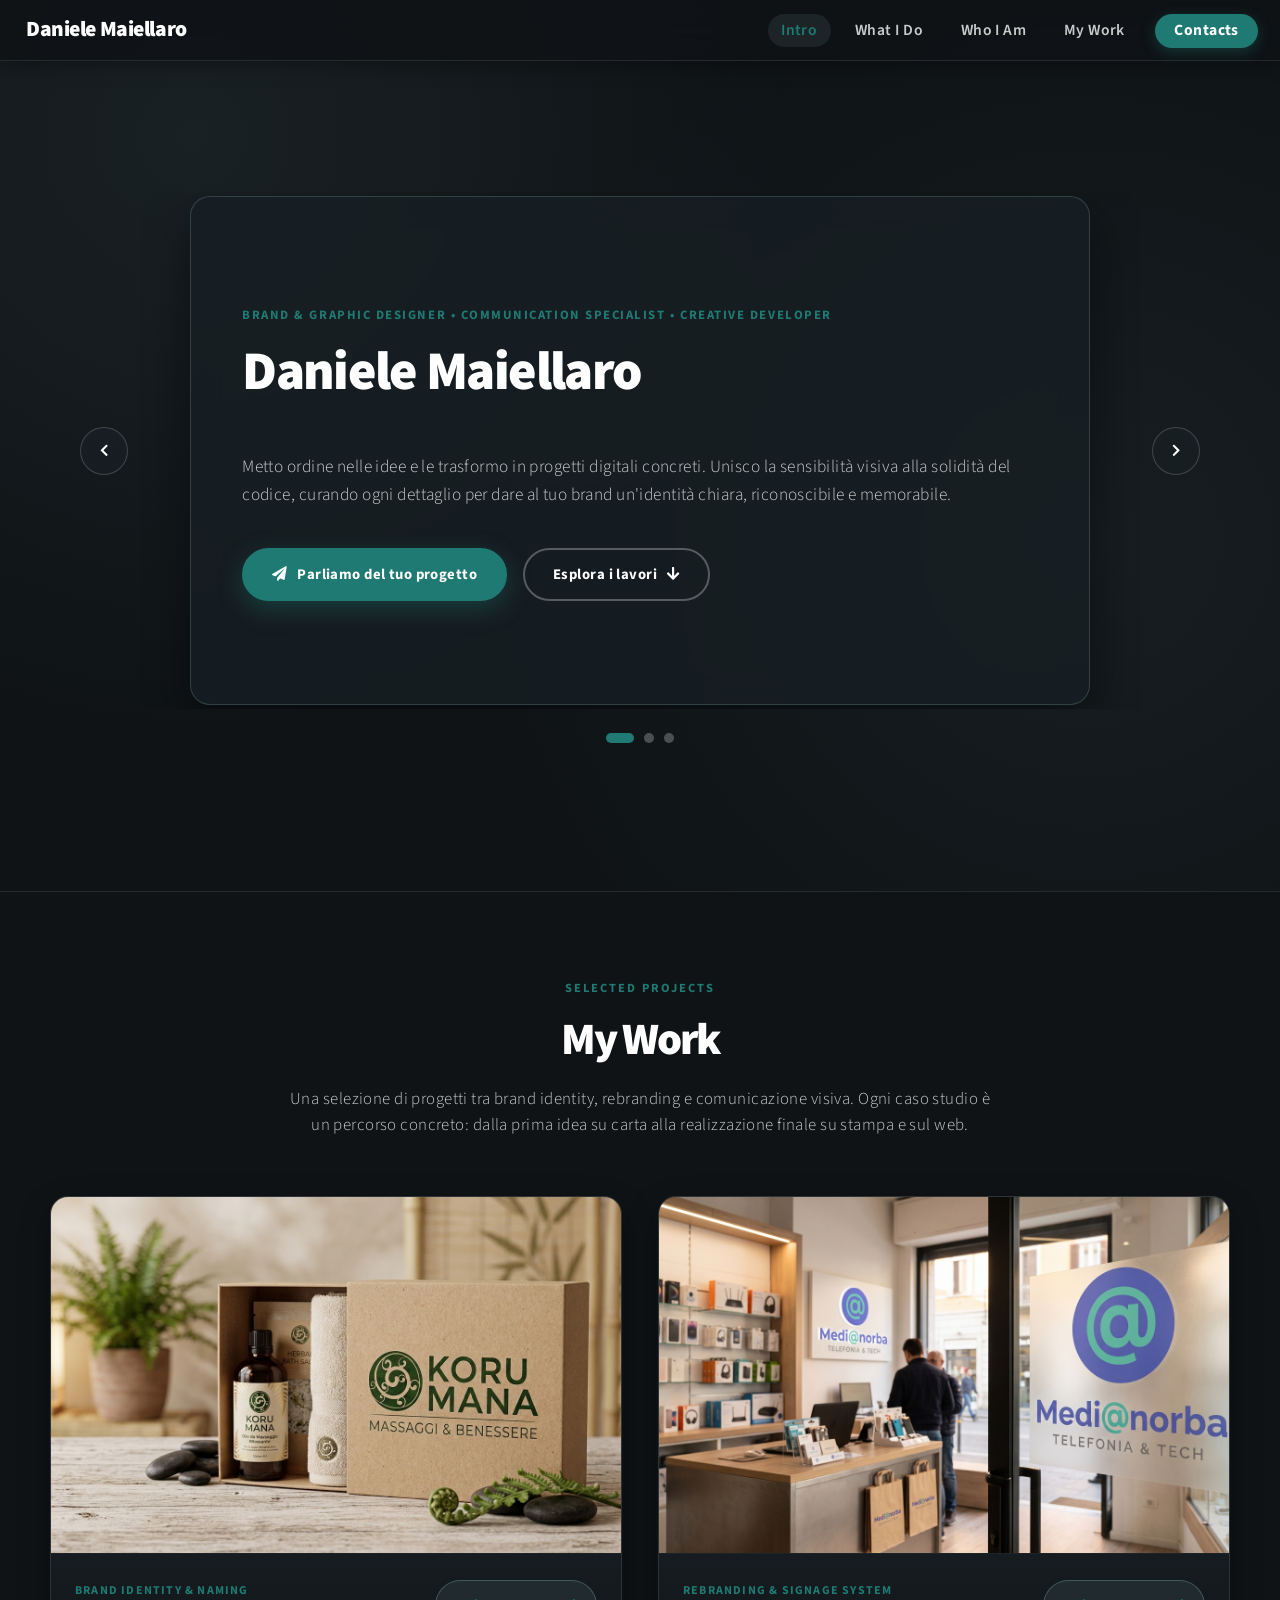
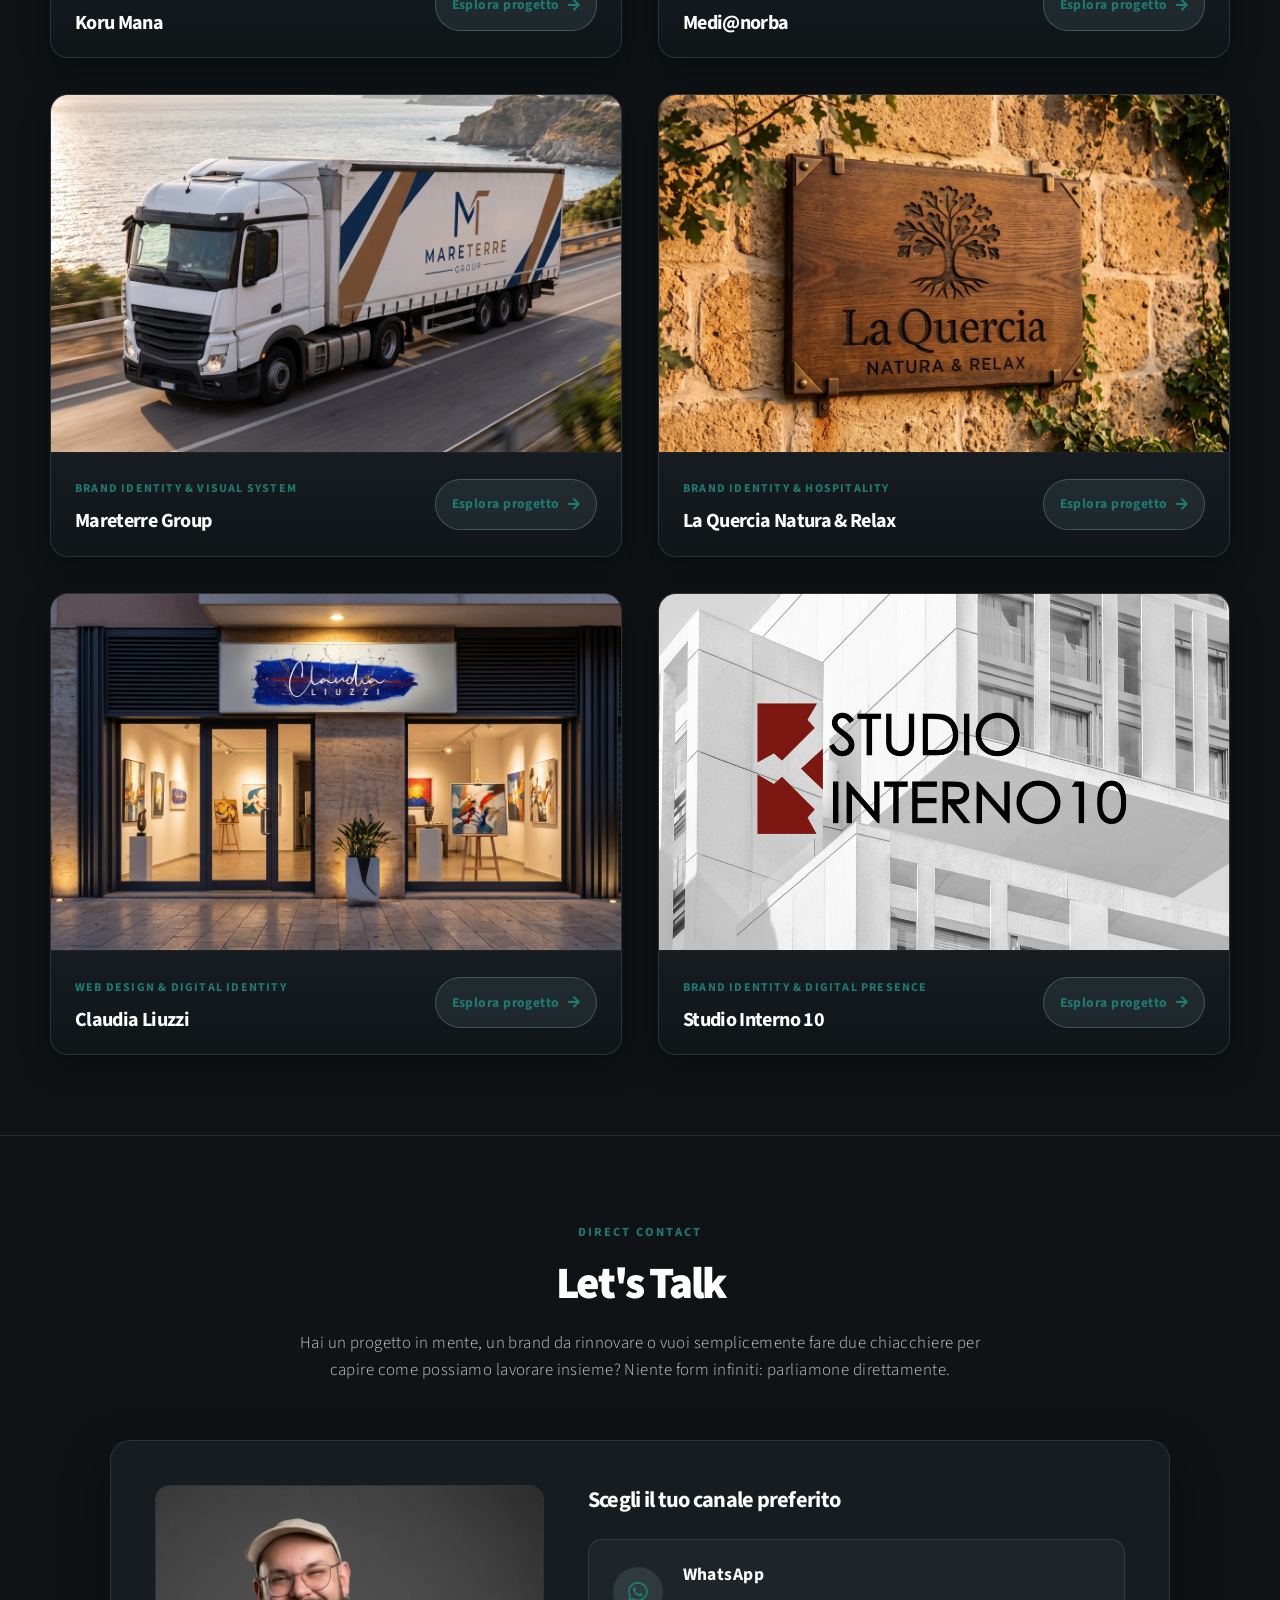
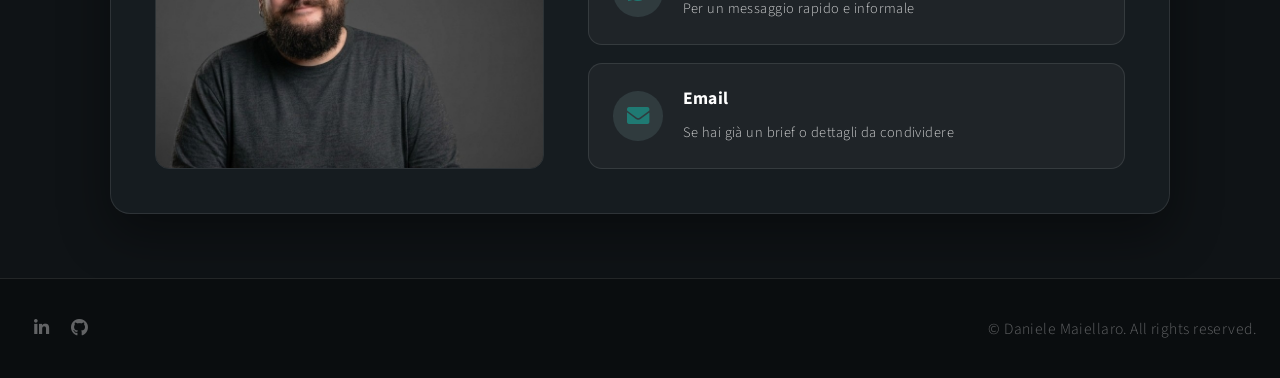
<file: index.html>
<!DOCTYPE HTML>
<html lang="it">
    <head>
        <title>Daniele Maiellaro — Designer &amp; Developer</title>
        <meta charset="utf-8" />
        <meta name="viewport" content="width=device-width, initial-scale=1, user-scalable=no" />

        <!-- Open Graph / LinkedIn & Facebook -->
        <meta property="og:type" content="website" />
        <meta property="og:url" content="https://vdanielem.github.io/" />
        <meta property="og:title" content="Daniele Maiellaro — Brand &amp; Graphic Designer | Creative Developer" />
        <meta property="og:description" content="Metto ordine nelle idee e le trasformo in progetti digitali concreti. Portfolio di branding, grafica e sviluppo web." />
        <meta property="og:image" content="https://vdanielem.github.io/images/og-cover.jpg" />
        <meta property="og:image:width" content="1200" />
        <meta property="og:image:height" content="630" />

        <!-- Twitter / X Card -->
        <meta name="twitter:card" content="summary_large_image" />
        <meta name="twitter:url" content="https://vdanielem.github.io/" />
        <meta name="twitter:title" content="Daniele Maiellaro — Designer &amp; Developer" />
        <meta name="twitter:description" content="Portfolio di branding, visual identity e sviluppo web." />
        <meta name="twitter:image" content="https://vdanielem.github.io/images/og-cover.jpg" />

        <link rel="stylesheet" href="assets/css/main.css" />
        <noscript><link rel="stylesheet" href="assets/css/noscript.css" /></noscript>
    </head>
    <body class="is-preload">

        <!-- Header Superiore Fisso -->
        <header id="header">
            <h1><a href="#hero-carousel" data-carousel-target="0">Daniele Maiellaro</a></h1>
            <nav aria-label="Navigazione principale">
                <ul>
                    <li><a href="#intro" data-carousel-target="0" class="active-slide-link">Intro</a></li>
                    <li><a href="#one" data-carousel-target="1">What I Do</a></li>
                    <li><a href="#two" data-carousel-target="2">Who I Am</a></li>
                    <li><a href="#work">My Work</a></li>
                    <li><a href="#contact" class="nav-cta-btn">Contacts</a></li>
                </ul>
            </nav>
        </header>

        <!-- Hero Section: Carosello Orizzontale a 3 Tile (Intro / What I Do / Who I Am) -->
        <section id="hero-carousel" class="main dark fullscreen hero-carousel-section">
            <div class="carousel-container">

                <!-- Area Track + Frecce Laterali -->
                <div class="carousel-viewport-wrapper">
                    <button type="button" class="carousel-arrow prev" aria-label="Card precedente">
                        <i class="icon solid fa-chevron-left"></i>
                    </button>

                    <div class="carousel-track" id="hero-track">

                        <!-- Tile 1: Daniele Maiellaro -->
                        <article id="intro" class="carousel-slide" data-slide-index="0">
                            <div class="content hero-card">
                                <span class="card-eyebrow">Brand &amp; Graphic Designer &bull; Communication Specialist &bull; Creative Developer</span>
                                <header>
                                    <h2>Daniele Maiellaro</h2>
                                </header>
                                <p>Metto ordine nelle idee e le trasformo in progetti digitali concreti. Unisco la sensibilit&agrave; visiva alla solidit&agrave; del codice, curando ogni dettaglio per dare al tuo brand un'identit&agrave; chiara, riconoscibile e memorabile.</p>
                                <div class="hero-cta-group">
                                    <a href="#contact" class="button hero-btn-primary">
                                        <i class="icon solid fa-paper-plane"></i> Parliamo del tuo progetto
                                    </a>
                                    <a href="#work" class="button hero-btn-secondary">
                                        Esplora i lavori <i class="icon solid fa-arrow-down"></i>
                                    </a>
                                </div>
                            </div>
                        </article>

                        <!-- Tile 2: What I Do -->
                        <article id="one" class="carousel-slide" data-slide-index="1">
                            <div class="content hero-card">
                                <span class="card-eyebrow">Competenze &amp; Metodo</span>
                                <header>
                                    <h2>What I Do</h2>
                                </header>
                                <p>Aiuto professionisti e attivit&agrave; a dare un&rsquo;identit&agrave; visiva forte e a costruire presenze digitali che funzionano davvero.</p>
                                <p>Non mi occupo solo di estetica: unisco la grafica, il branding e lo sviluppo web in un unico flusso coerente. Che si tratti di creare un marchio da zero, definire un'immagine coordinata o sviluppare un sito web solido e performante, il mio obiettivo &egrave; darti strumenti concreti che parlano di te e portano risultati.</p>
                                <div class="hero-cta-group">
                                    <a href="#contact" class="button hero-btn-primary">
                                        <i class="icon solid fa-comments"></i> Richiedi una consulenza
                                    </a>
                                    <a href="#work" class="button hero-btn-secondary">
                                        Vedi i casi studio <i class="icon solid fa-arrow-down"></i>
                                    </a>
                                </div>
                            </div>
                        </article>

                        <!-- Tile 3: Who I Am -->
                        <article id="two" class="carousel-slide" data-slide-index="2">
                            <div class="content hero-card">
                                <span class="card-eyebrow">Approccio &amp; Valori</span>
                                <header>
                                    <h2>Who I Am</h2>
                                </header>
                                <p>Dietro a ogni progetto c'&egrave; una persona prima che un professionista. Sono fatto cos&igrave;: preciso, meticoloso e appassionato quando si tratta di creare e sviluppare, ma estremamente alla mano nella vita e nei rapporti di tutti i giorni. Mi piace lavorare sodo, parlare chiaro e confrontarmi senza filtri o formalit&agrave; inutili. Se cerchi competenza tecnica e rigore, ma anche un partner sincero e informale con cui costruire qualcosa di bello, ci siamo trovati.</p>
                                <div class="hero-cta-group">
                                    <a href="assets/docs/DanieleMaiellaroCV.pdf" target="_blank" rel="noopener" class="button hero-btn-primary">
                                        <i class="icon solid fa-file-pdf"></i> Scarica il mio CV
                                    </a>
                                    <a href="#contact" class="button hero-btn-secondary">
                                        Contattami ora <i class="icon solid fa-arrow-down"></i>
                                    </a>
                                </div>
                            </div>
                        </article>

                    </div>

                    <button type="button" class="carousel-arrow next" aria-label="Card successiva">
                        <i class="icon solid fa-chevron-right"></i>
                    </button>
                </div>

                <!-- Indicatori Dots Inferiori -->
                <div class="carousel-dots" role="navigation" aria-label="Posizione slide">
                    <button type="button" class="carousel-dot active" data-carousel-target="0" aria-label="Slide 1: Daniele Maiellaro"></button>
                    <button type="button" class="carousel-dot" data-carousel-target="1" aria-label="Slide 2: What I Do"></button>
                    <button type="button" class="carousel-dot" data-carousel-target="2" aria-label="Slide 3: Who I Am"></button>
                </div>

            </div>
        </section>

        <!-- Work: Griglia 2 Colonne Spaziate con Titolo, Categoria e Pulsante Sempre Visibili -->
        <section id="work" class="main style3 primary">
            <div class="content">
                <header class="section-heading">
                    <span class="section-kicker">Selected Projects</span>
                    <h2>My Work</h2>
                    <p>Una selezione di progetti tra brand identity, rebranding e comunicazione visiva. Ogni caso studio &egrave; un percorso concreto: dalla prima idea su carta alla realizzazione finale su stampa e sul web.</p>
                </header>

                <!-- Project Grid -->
                <div class="gallery project-bento-grid">

                    <article class="project-card from-left">
                        <a href="projects/projectkorumana.html" class="project-card-link" data-poptrox="ignore">
                            <div class="project-card-media">
                                <img src="images/projects/korumana/hero.jpg" title="KORUMANA" alt="KORUMANA — Brand Identity" />
                            </div>
                            <div class="project-card-body">
                                <div class="project-card-meta">
                                    <span class="project-card-tag">Brand Identity &amp; Naming</span>
                                    <h3>Koru Mana</h3>
                                </div>
                                <span class="project-card-cta">
                                    Esplora progetto <i class="icon solid fa-arrow-right"></i>
                                </span>
                            </div>
                        </a>
                    </article>

                    <article class="project-card from-right">
                        <a href="projects/projectmedianorba.html" class="project-card-link" data-poptrox="ignore">
                            <div class="project-card-media">
                                <img src="images/projects/medianorba/hero.jpg" title="Medi@norba" alt="Medi@norba — Rebranding &amp; Visual System" />
                            </div>
                            <div class="project-card-body">
                                <div class="project-card-meta">
                                    <span class="project-card-tag">Rebranding &amp; Signage System</span>
                                    <h3>Medi@norba</h3>
                                </div>
                                <span class="project-card-cta">
                                    Esplora progetto <i class="icon solid fa-arrow-right"></i>
                                </span>
                            </div>
                        </a>
                    </article>

                    <article class="project-card from-left">
                        <a href="projects/projectmareterre.html" class="project-card-link" data-poptrox="ignore">
                            <div class="project-card-media">
                                <img src="images/projects/mareterre/hero.jpg" title="Mareterre" alt="Mareterre — Brand Identity" />
                            </div>
                            <div class="project-card-body">
                                <div class="project-card-meta">
                                    <span class="project-card-tag">Brand Identity &amp; Visual System</span>
                                    <h3>Mareterre Group</h3>
                                </div>
                                <span class="project-card-cta">
                                    Esplora progetto <i class="icon solid fa-arrow-right"></i>
                                </span>
                            </div>
                        </a>
                    </article>

                    <article class="project-card from-right">
                        <a href="projects/projectlaquercia.html" class="project-card-link" data-poptrox="ignore">
                            <div class="project-card-media">
                                <img src="images/projects/laquercia/hero.jpg" title="La Quercia Natura &amp; Relax" alt="La Quercia Natura &amp; Relax — Brand Identity" />
                            </div>
                            <div class="project-card-body">
                                <div class="project-card-meta">
                                    <span class="project-card-tag">Brand Identity &amp; Hospitality</span>
                                    <h3>La Quercia Natura &amp; Relax</h3>
                                </div>
                                <span class="project-card-cta">
                                    Esplora progetto <i class="icon solid fa-arrow-right"></i>
                                </span>
                            </div>
                        </a>
                    </article>

                    <article class="project-card from-left">
                        <a href="projects/projectclaudialiuzzi.html" class="project-card-link" data-poptrox="ignore">
                            <div class="project-card-media">
                                <img src="images/projects/claudialiuzzi/hero.jpg" title="Claudia Liuzzi" alt="Claudia Liuzzi — Web Design &amp; Brand Identity" />
                            </div>
                            <div class="project-card-body">
                                <div class="project-card-meta">
                                    <span class="project-card-tag">Web Design &amp; Digital Identity</span>
                                    <h3>Claudia Liuzzi</h3>
                                </div>
                                <span class="project-card-cta">
                                    Esplora progetto <i class="icon solid fa-arrow-right"></i>
                                </span>
                            </div>
                        </a>
                    </article>

                    <article class="project-card from-right">
                        <a href="projects/projectstudiointerno10.html" class="project-card-link" data-poptrox="ignore">
                            <div class="project-card-media">
                                <img src="images/projects/studiointerno10/hero.jpg" title="Studio Interno 10" alt="Studio Interno 10 — Web Design" />
                            </div>
                            <div class="project-card-body">
                                <div class="project-card-meta">
                                    <span class="project-card-tag">Brand Identity &amp; Digital Presence</span>
                                    <h3>Studio Interno 10</h3>
                                </div>
                                <span class="project-card-cta">
                                    Esplora progetto <i class="icon solid fa-arrow-right"></i>
                                </span>
                            </div>
                        </a>
                    </article>

                </div>
            </div>
        </section>

        <!-- Contact -->
        <section id="contact" class="main style3 secondary">
            <div class="content">
                <header class="section-heading">
                    <span class="section-kicker">Direct Contact</span>
                    <h2>Let's Talk</h2>
                    <p>Hai un progetto in mente, un brand da rinnovare o vuoi semplicemente fare due chiacchiere per capire come possiamo lavorare insieme? Niente form infiniti: parliamone direttamente.</p>
                </header>

                <div class="box contact-wrapper">
                    <div class="grid-2-col">
                        <!-- Colonna Sinistra: Foto Personale Casual / Autentica -->
                        <div class="contact-image">
                            <img src="images/ritratto.jpg" alt="Daniele Maiellaro" class="portrait-img" />
                        </div>

                        <!-- Colonna Destra: Canali di Contatto Diretti -->
                        <div class="contact-details">
                            <h3>Scegli il tuo canale preferito</h3>

                            <ul class="contact-list">
                                <li>
                                    <a href="https://wa.me/393296858486" target="_blank" rel="noopener" class="contact-card whatsapp">
                                        <i class="icon brands fa-whatsapp"></i>
                                        <div>
                                            <strong>WhatsApp</strong>
                                            <span>Per un messaggio rapido e informale</span>
                                        </div>
                                    </a>
                                </li>
                                <li>
                                    <a href="mailto:vdanielem@gmail.com" class="contact-card email">
                                        <i class="icon solid fa-envelope"></i>
                                        <div>
                                            <strong>Email</strong>
                                            <span>Se hai gi&agrave; un brief o dettagli da condividere</span>
                                        </div>
                                    </a>
                                </li>
                            </ul>
                        </div>
                    </div>
                </div>
            </div>
        </section>

        <!-- Footer -->
        <footer id="footer">
            <!-- Icons -->
            <ul class="icons">
                <li><a href="https://www.linkedin.com/in/danielemaiellaro/" target="_blank" rel="noopener noreferrer" class="icon brands fa-linkedin-in"><span class="label">LinkedIn</span></a></li>
                <li><a href="https://github.com/vdanielem" target="_blank" rel="noopener noreferrer" class="icon brands fa-github"><span class="label">GitHub</span></a></li>
            </ul>

            <!-- Menu -->
            <ul class="menu">
                <li>&copy; Daniele Maiellaro. All rights reserved.</li>
            </ul>
        </footer>

        <!-- Mobile Bottom Navigation Bar (Sempre visibile su smartphone e piccoli tablet) -->
        <nav id="mobile-bottom-nav" aria-label="Navigazione rapida mobile">
            <a href="#intro" data-carousel-target="0" class="mobile-nav-item active">
                <i class="icon solid fa-user"></i>
                <span>Intro</span>
            </a>
            <a href="#one" data-carousel-target="1" class="mobile-nav-item">
                <i class="icon solid fa-layer-group"></i>
                <span>What I Do</span>
            </a>
            <a href="#two" data-carousel-target="2" class="mobile-nav-item">
                <i class="icon solid fa-id-badge"></i>
                <span>Who I Am</span>
            </a>
            <a href="#work" class="mobile-nav-item">
                <i class="icon solid fa-briefcase"></i>
                <span>My Work</span>
            </a>
            <a href="#contact" class="mobile-nav-item cta-highlight">
                <i class="icon solid fa-paper-plane"></i>
                <span>Contacts</span>
            </a>
        </nav>

        <!-- Scripts -->
        <script src="assets/js/jquery.min.js"></script>
        <script src="assets/js/jquery.poptrox.min.js"></script>
        <script src="assets/js/jquery.scrolly.min.js"></script>
        <script src="assets/js/jquery.scrollex.min.js"></script>
        <script src="assets/js/browser.min.js"></script>
        <script src="assets/js/breakpoints.min.js"></script>
        <script src="assets/js/util.js"></script>
        <script src="assets/js/main.js"></script>

    </body>
</html>
</file>
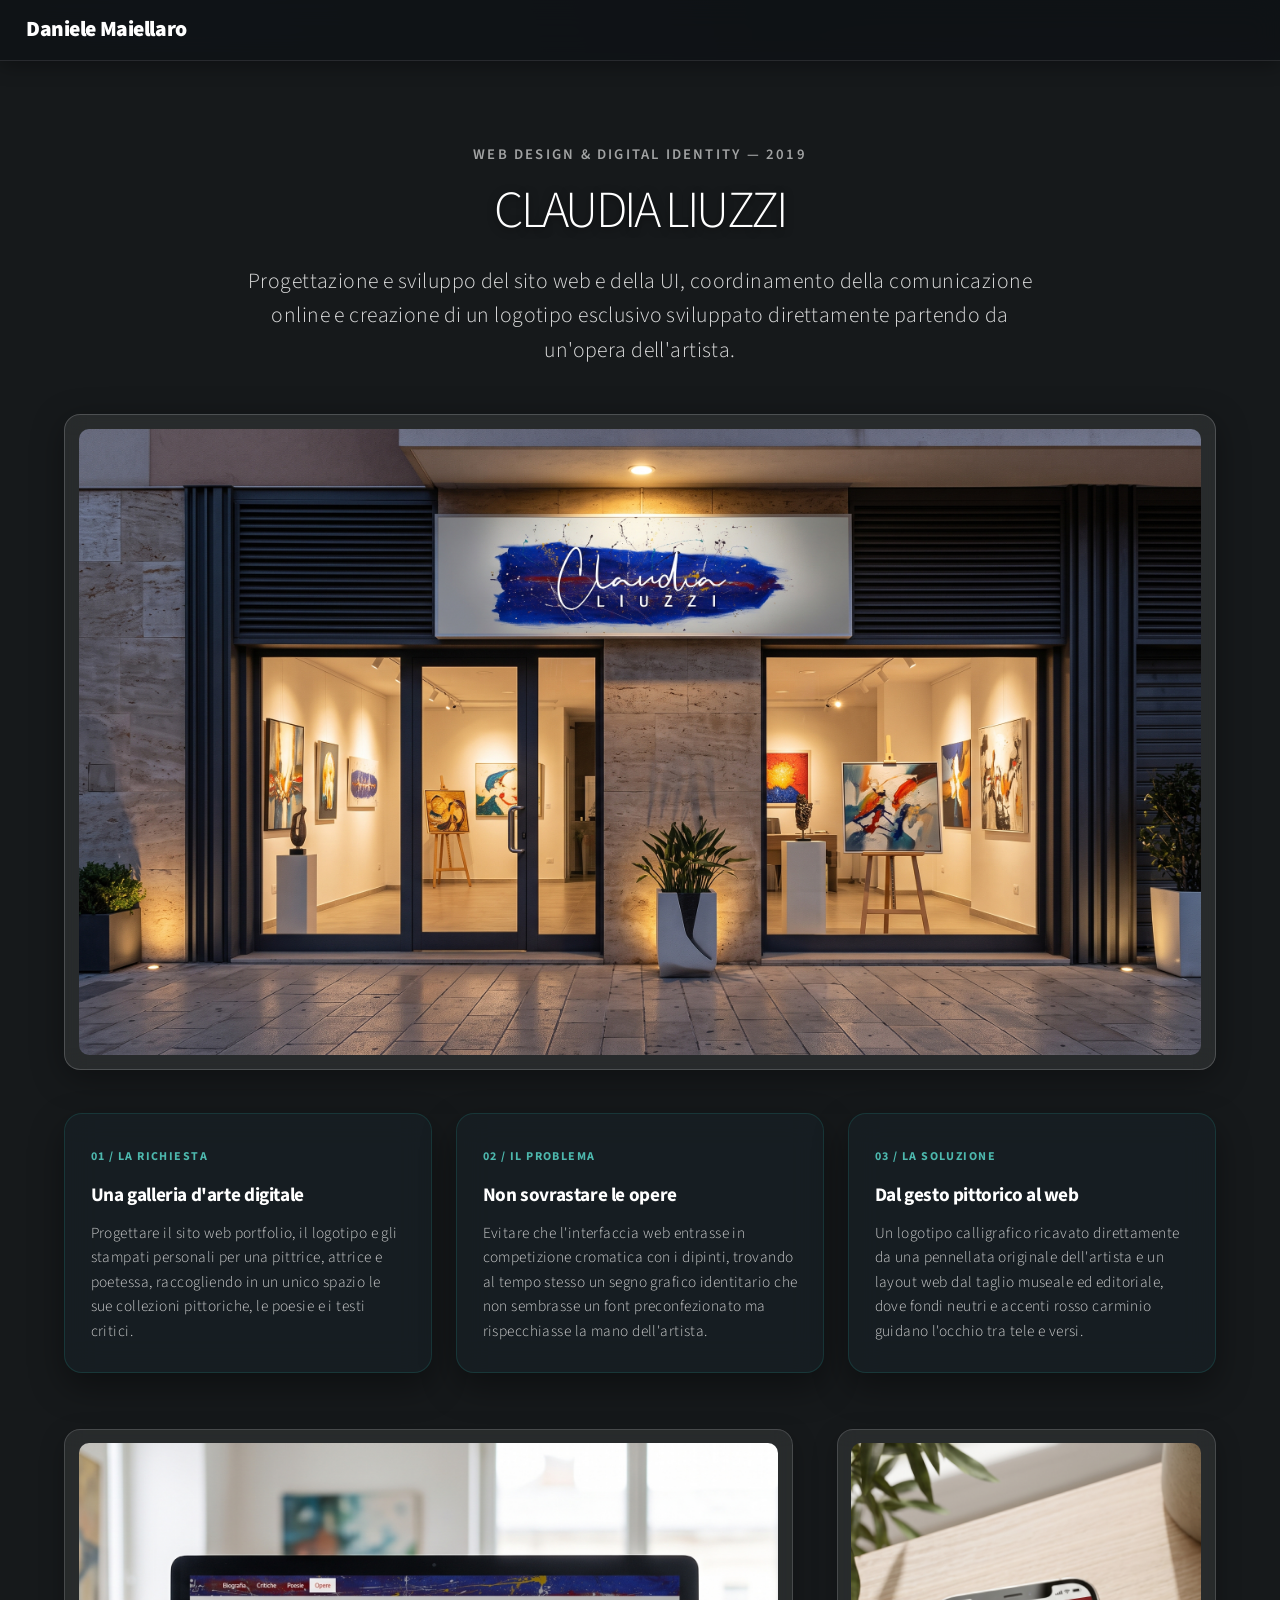
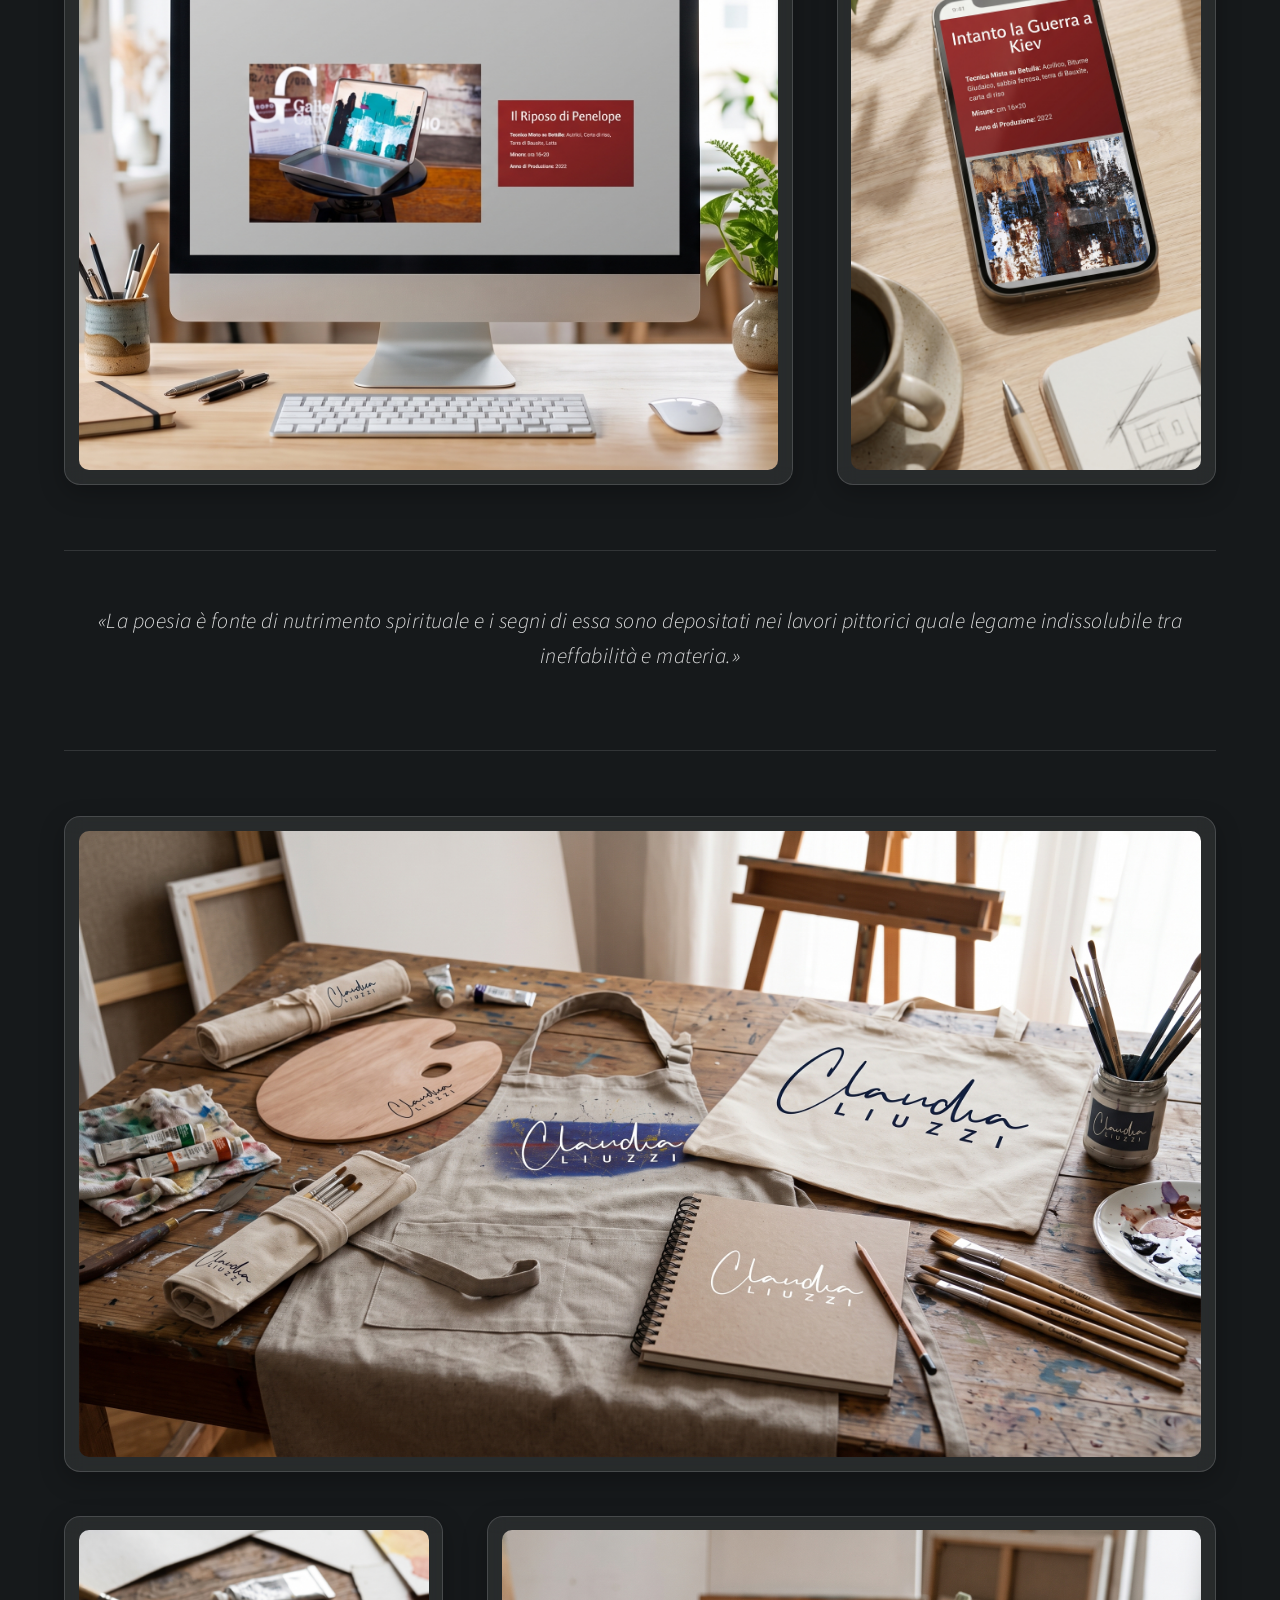
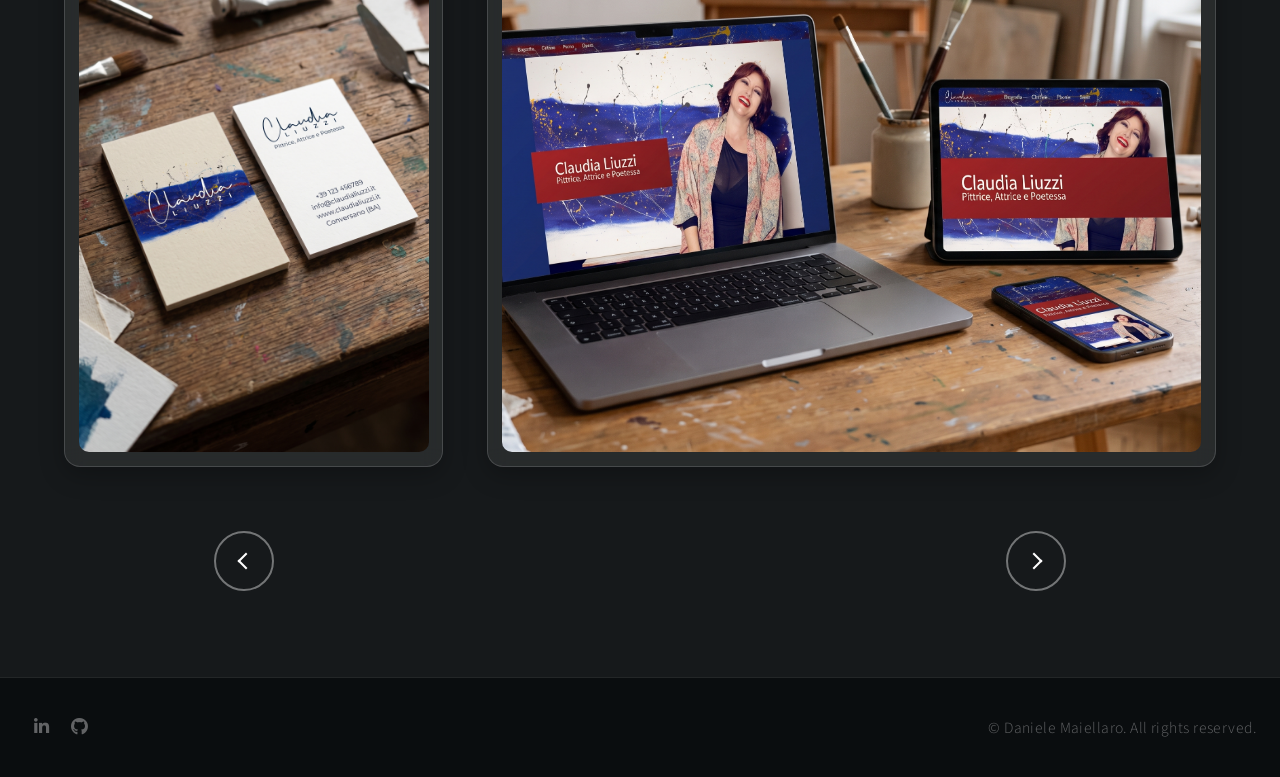
<file: projects/projectclaudialiuzzi.html>
<!DOCTYPE HTML>
<html lang="it">
    <head>
        <title>Claudia Liuzzi — Web Design &amp; Digital Portfolio | Daniele Maiellaro</title>
        <meta charset="utf-8" />
        <meta name="viewport" content="width=device-width, initial-scale=1, user-scalable=no" />
        <link rel="stylesheet" href="../assets/css/main.css" />
        <link rel="stylesheet" href="../assets/css/project.css" />
        <noscript><link rel="stylesheet" href="../assets/css/noscript.css" /></noscript>
    </head>
    <body class="is-preload">

        <!-- Header Navigazione -->
        <header id="header">
            <h1><a href="../index.html">Daniele Maiellaro</a></h1>
        </header>

        <!-- Main Container Progetto -->
        <main id="project-detail" class="main style3 dark">
            <div class="content">

                <!-- Intestazione Progetto -->
                <header class="project-header">
                    <span class="project-category">Web Design &amp; Digital Identity — 2019</span>
                    <h2>CLAUDIA LIUZZI</h2>
                    <p class="project-lead">
                        Progettazione e sviluppo del sito web e della UI, coordinamento della comunicazione online e creazione di un logotipo esclusivo sviluppato direttamente partendo da un'opera dell'artista.
                    </p>
                </header>

                <!-- Hero Image Principale -->
                <div class="project-hero">
                    <img src="../images/projects/claudialiuzzi/hero.jpg" alt="Claudia Liuzzi — Showcase del Sito Web e Panoramica Portfolio" />
                </div>

                <div class="project-info-grid">
    <div class="info-item">
        <span class="card-eyebrow">01 / La Richiesta</span>
        <h3>Una galleria d'arte digitale</h3>
        <p>Progettare il sito web portfolio, il logotipo e gli stampati personali per una pittrice, attrice e poetessa, raccogliendo in un unico spazio le sue collezioni pittoriche, le poesie e i testi critici.</p>
    </div>
    <div class="info-item">
        <span class="card-eyebrow">02 / Il Problema</span>
        <h3>Non sovrastare le opere</h3>
        <p>Evitare che l'interfaccia web entrasse in competizione cromatica con i dipinti, trovando al tempo stesso un segno grafico identitario che non sembrasse un font preconfezionato ma rispecchiasse la mano dell'artista.</p>
    </div>
    <div class="info-item">
        <span class="card-eyebrow">03 / La Soluzione</span>
        <h3>Dal gesto pittorico al web</h3>
        <p>Un logotipo calligrafico ricavato direttamente da una pennellata originale dell'artista e un layout web dal taglio museale ed editoriale, dove fondi neutri e accenti rosso carminio guidano l'occhio tra tele e versi.</p>
    </div>
</div>

                <!-- Composizione Asimmetrica della Galleria -->
                <section class="project-gallery-asymmetric">

                    <!-- Rigo 1: Asimmetria 2/3 (Grande) + 1/3 (Stretto) -->
                    <div class="gallery-row row-2-1">
                        <div class="gallery-item item-main">
                            <img src="../images/projects/claudialiuzzi/detail-01.jpg" alt="Layout Desktop della Homepage: Tipografia Editoriale e Focus sulle Opere" />
                        </div>
                        <div class="gallery-item item-side">
                            <img src="../images/projects/claudialiuzzi/detail-02.jpg" alt="Dettaglio Mobile: Navigazione Menu Minimal e Sezione Biografica" />
                        </div>
                    </div>

                    <!-- Breakpoint Testuale / Insight del Progetto -->
                    <div class="project-insight">
                        <p>«La poesia è fonte di nutrimento spirituale e i segni di essa sono depositati nei lavori pittorici quale legame indissolubile tra ineffabilità e materia.»</p>
                    </div>

                    <!-- Rigo 2: Full Width Impact -->
                    <div class="gallery-row row-full">
                        <div class="gallery-item">
                            <img src="../images/projects/claudialiuzzi/detail-03.jpg" alt="Mockup Galleria Opere e Sezione Esposizioni Permanenti: Dai Cicli Mater Materia a Terra Mater" />
                        </div>
                    </div>

                    <!-- Rigo 3: Asimmetria Invertita 1/3 + 2/3 -->
                    <div class="gallery-row row-1-2">
                        <div class="gallery-item item-side">
                            <img src="../images/projects/claudialiuzzi/detail-04.jpg" alt="UI Design: Tipografia, Lettura delle Poesie e Testi Critici" />
                        </div>
                        <div class="gallery-item item-main">
                            <img src="../images/projects/claudialiuzzi/detail-05.jpg" alt="Esperienza Responsive Multipiattaforma del Sito Web claudialiuzzi.it" />
                        </div>
                    </div>

                </section>

<!-- Navigazione Tra i Progetti -->
<footer class="project-footer-nav">
    <!-- Progetto precedente (freccia a sinistra) -->
    <a href="#" class="btn-circle prev" title="Progetto Precedente">
        <span class="label">Precedente</span>
    </a>

    <!-- Progetto successivo (freccia a destra) -->
    <a href="#" class="btn-circle next" title="Progetto Successivo">
        <span class="label">Successivo</span>
    </a>
</footer>

            </div>
        </main>

        <!-- Footer del sito -->
        <footer id="footer">
            <ul class="icons">
                <li><a href="https://www.linkedin.com/in/danielemaiellaro/" target="_blank" class="icon brands fa-linkedin-in"><span class="label">LinkedIn</span></a></li>
                <li><a href="https://github.com/vdanielem" target="_blank" class="icon brands fa-github"><span class="label">GitHub</span></a></li>
            </ul>
            <ul class="menu">
                <li>&copy; Daniele Maiellaro. All rights reserved.</li>
            </ul>
        </footer>

        <!-- Scripts -->
        <script src="../assets/js/jquery.min.js"></script>
        <script src="../assets/js/jquery.poptrox.min.js"></script>
        <script src="../assets/js/jquery.scrolly.min.js"></script>
        <script src="../assets/js/jquery.scrollex.min.js"></script>
        <script src="../assets/js/browser.min.js"></script>
        <script src="../assets/js/breakpoints.min.js"></script>
        <script src="../assets/js/util.js"></script>
        <script src="../assets/js/main.js"></script>
        <script src="../assets/js/projectnav.js"></script>
    </body>
</html>
</file>
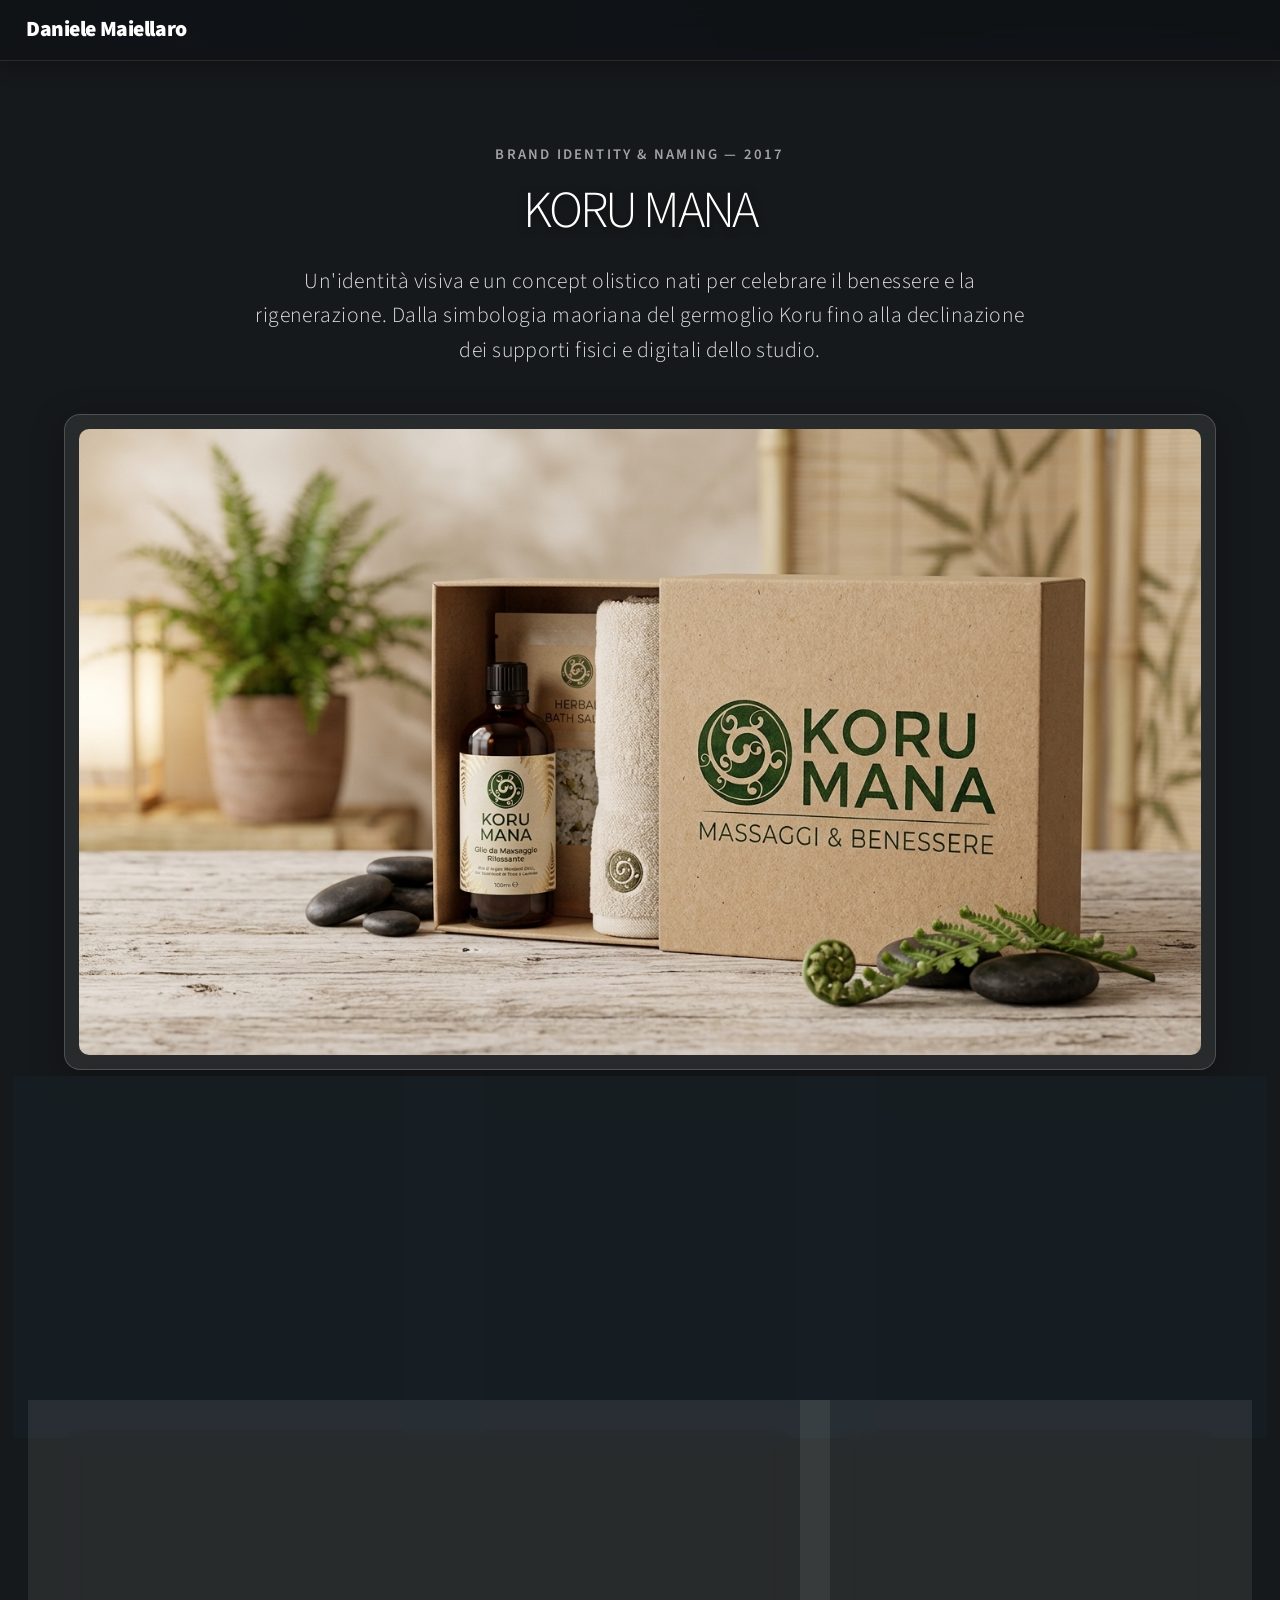
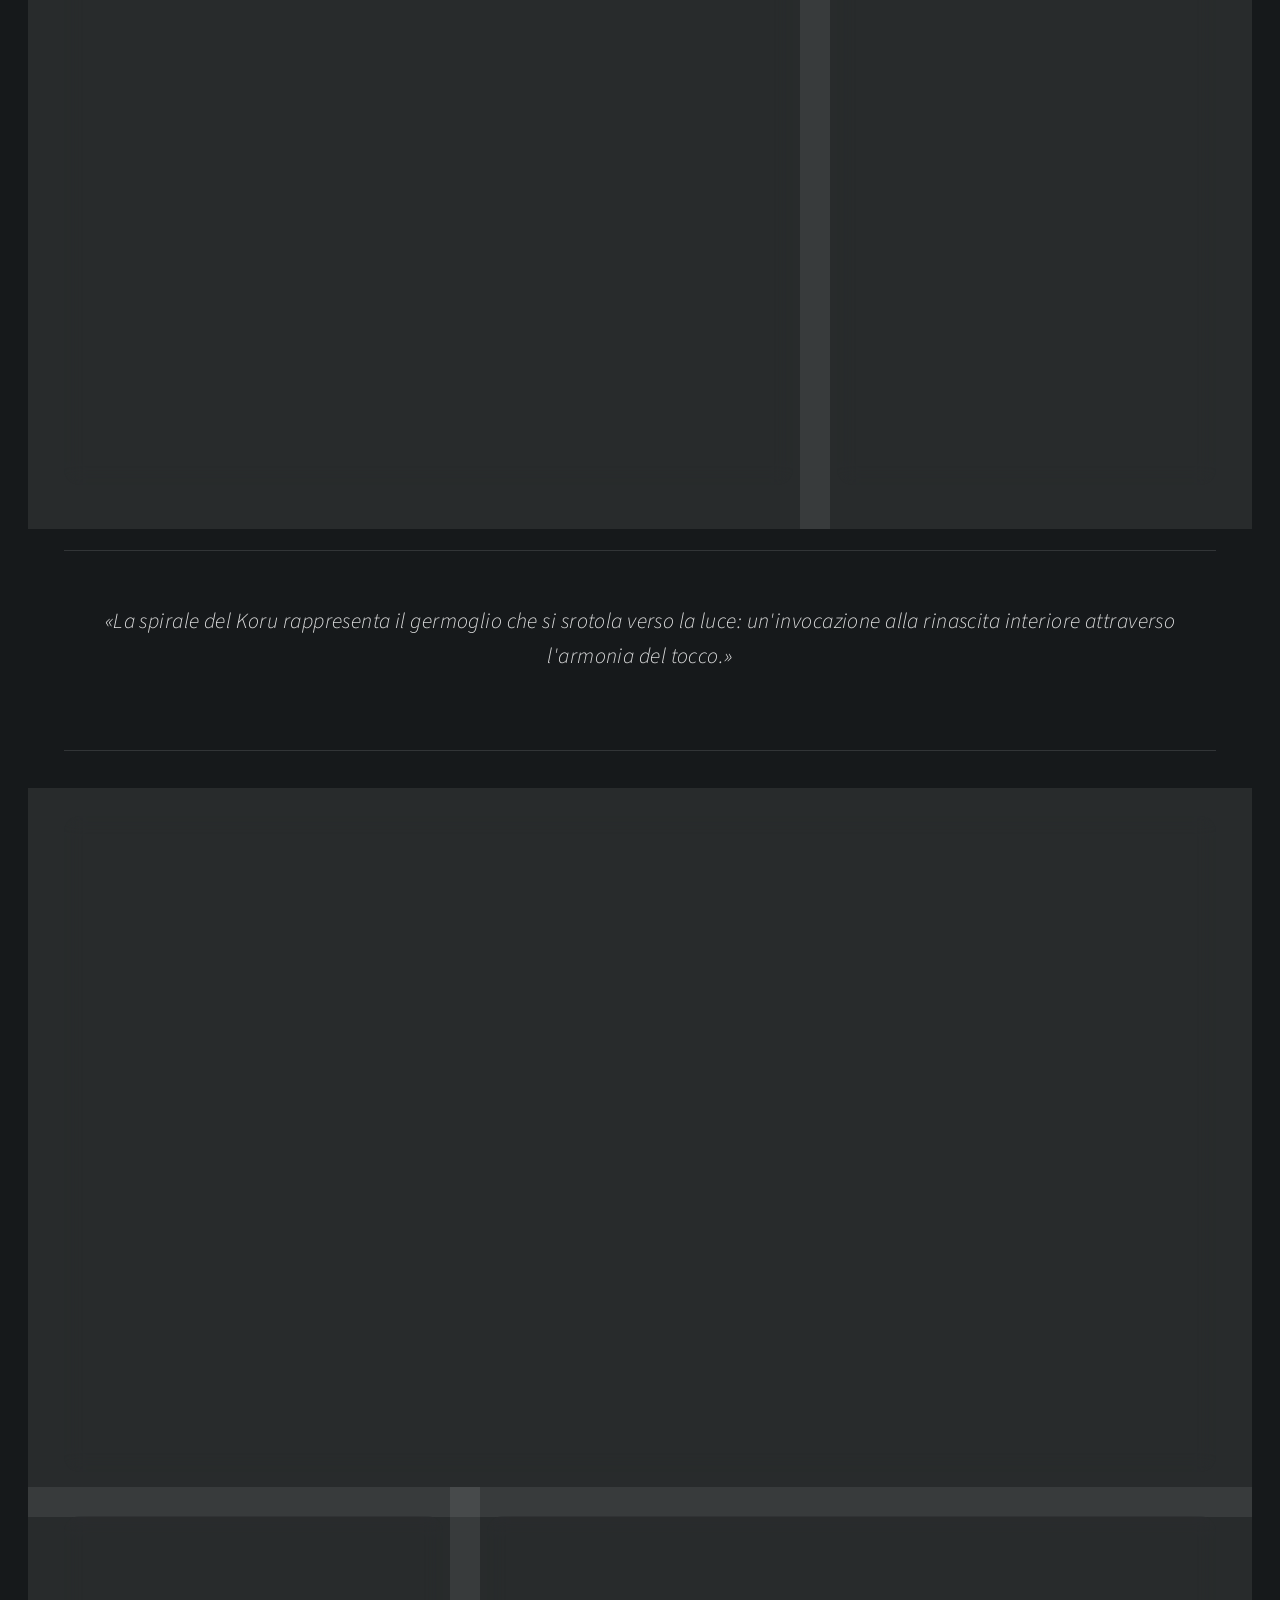
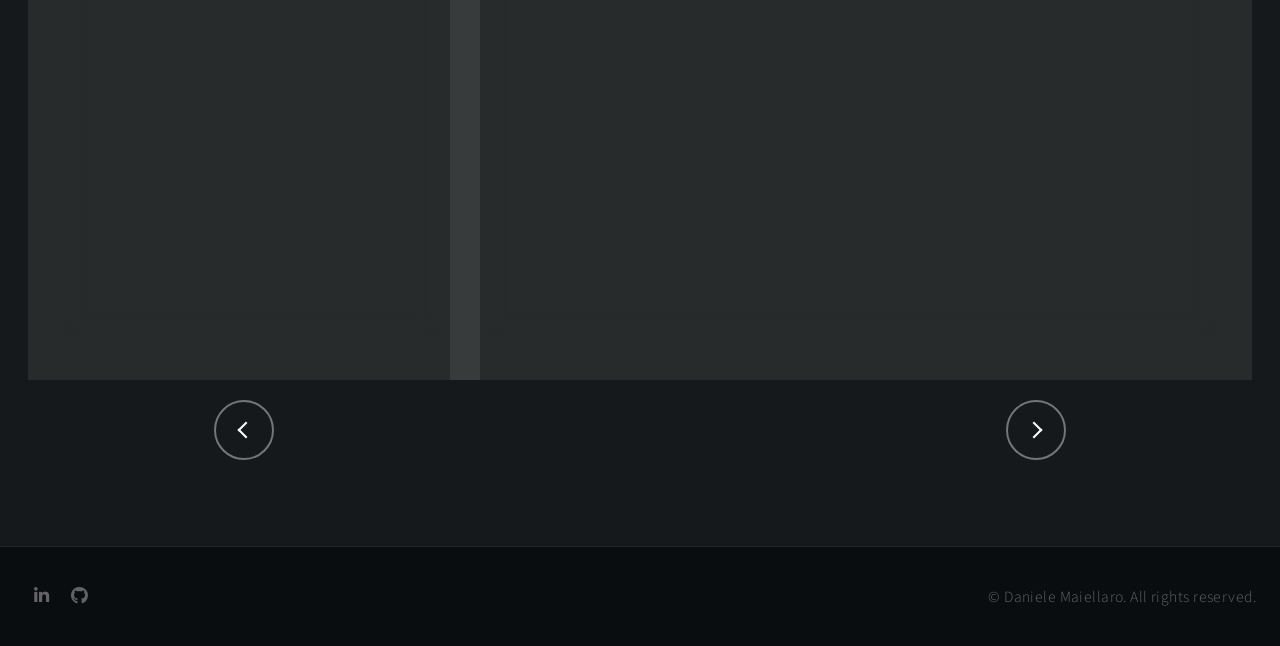
<file: projects/projectkorumana.html>
<!DOCTYPE HTML>
<html lang="it">
    <head>
        <title>Koru Mana — Brand Identity & Wellness | Daniele Maiellaro</title>
        <meta charset="utf-8" />
        <meta name="viewport" content="width=device-width, initial-scale=1, user-scalable=no" />
        <link rel="stylesheet" href="../assets/css/main.css" />
        <link rel="stylesheet" href="../assets/css/project.css" />
        <noscript><link rel="stylesheet" href="../assets/css/noscript.css" /></noscript>
    </head>
    <body class="is-preload">

        <!-- Header Navigazione -->
        <header id="header">
            <h1><a href="../index.html">Daniele Maiellaro</a></h1>
        </header>

        <!-- Main Container Progetto -->
        <main id="project-detail" class="main style3 dark">
            <div class="content">

                <!-- Intestazione Progetto -->
                <header class="project-header">
                    <span class="project-category">Brand Identity & Naming — 2017</span>
                    <h2>KORU MANA</h2>
                    <p class="project-lead">
                        Un'identità visiva e un concept olistico nati per celebrare il benessere e la rigenerazione. Dalla simbologia maoriana del germoglio Koru fino alla declinazione dei supporti fisici e digitali dello studio.
                    </p>
                </header>

                <!-- Hero Image Principale -->
                <div class="project-hero">
                    <img src="../images/projects/korumana/hero.jpg" alt="Koru Mana Brand Identity Overview" />
                </div>

<div class="project-info-grid">
    <div class="info-item">
        <span class="card-eyebrow">01 / La Richiesta</span>
        <h3>Un brand olistico da zero</h3>
        <p>Ideare il naming, il marchio e l'immagine coordinata per un nuovo studio di massaggi e benessere, declinando l'identità dall'insegna esterna fino ai materiali di cabina e all'interfaccia di prenotazione.</p>
    </div>
    <div class="info-item">
        <span class="card-eyebrow">02 / Il Problema</span>
        <h3>Uscire dai cliché del settore</h3>
        <p>Superare l'estetica inflazionata dei centri estetici tradizionali, evitando simboli banali o colori freddi per trasmettere fin dal primo sguardo un senso autentico di calore, natura e rigenerazione interiore.</p>
    </div>
    <div class="info-item">
        <span class="card-eyebrow">03 / La Soluzione</span>
        <h3>Simbolismo maori e materia</h3>
        <p>Il nome «Koru Mana» e il simbolo della felce che si schiude verso la luce, abbinati a una palette boschiva rilassante e a supporti tattili in carta kraft naturale, legno inciso e tessuti ricamati.</p>
    </div>
</div>

                <!-- Composizione Asimmetrica della Galleria -->
                <section class="project-gallery-asymmetric">

                    <!-- Rigo 1: Asimmetria 2/3 (Grande) + 1/3 (Stretto) -->
                    <div class="gallery-row row-2-1">
                        <div class="gallery-item item-main">
                            <img src="../images/projects/korumana/detail-01.jpg" alt="Coordinato Cartaceo, Biglietti da Visita e Voucher Regalo" />
                        </div>
                        <div class="gallery-item item-side">
                            <img src="../images/projects/korumana/detail-02.jpg" alt="Studio del Simbolo Koru e Palette Cromatica" />
                        </div>
                    </div>

                    <!-- Breakpoint Testuale / Insight del Brand -->
                    <div class="project-insight">
                        <p>«La spirale del Koru rappresenta il germoglio che si srotola verso la luce: un'invocazione alla rinascita interiore attraverso l'armonia del tocco.»</p>
                    </div>

                    <!-- Rigo 2: Full Width Impact (Ambiente / Packaging) -->
                    <div class="gallery-row row-full">
                        <div class="gallery-item">
                            <img src="../images/projects/korumana/detail-03.jpg" alt="Insegna Studio" />
                        </div>
                    </div>

                    <!-- Rigo 3: Asimmetria Invertita 1/3 + 2/3 -->
                    <div class="gallery-row row-1-2">
                        <div class="gallery-item item-side">
                            <img src="../images/projects/korumana/detail-04.jpg" alt="UI Mobile per Prenotazione Massaggi" />
                        </div>
                        <div class="gallery-item item-main">
                            <img src="../images/projects/korumana/detail-05.jpg" alt="Dettaglio Ricamo e Materiali di Cabina" />
                        </div>
                    </div>

                </section>

<!-- Navigazione Tra i Progetti -->
<footer class="project-footer-nav">
    <!-- Progetto precedente (freccia a sinistra) -->
    <a href="#" class="btn-circle prev" title="Progetto Precedente">
        <span class="label">Precedente</span>
    </a>

    <!-- Progetto successivo (freccia a destra) -->
    <a href="#" class="btn-circle next" title="Progetto Successivo">
        <span class="label">Successivo</span>
    </a>
</footer>

            </div>
        </main>

        <!-- Footer del sito -->
        <footer id="footer">
            <ul class="icons">
                <li><a href="https://www.linkedin.com/in/danielemaiellaro/" target="_blank" class="icon brands fa-linkedin-in"><span class="label">LinkedIn</span></a></li>
                <li><a href="https://github.com/vdanielem" target="_blank" class="icon brands fa-github"><span class="label">GitHub</span></a></li>
            </ul>
            <ul class="menu">
                <li>&copy; Daniele Maiellaro. All rights reserved.</li>
            </ul>
        </footer>

        <!-- Scripts -->
        <script src="../assets/js/jquery.min.js"></script>
        <script src="../assets/js/jquery.poptrox.min.js"></script>
        <script src="../assets/js/jquery.scrolly.min.js"></script>
        <script src="../assets/js/jquery.scrollex.min.js"></script>
        <script src="../assets/js/browser.min.js"></script>
        <script src="../assets/js/breakpoints.min.js"></script>
        <script src="../assets/js/util.js"></script>
        <script src="../assets/js/main.js"></script>
        <script src="../assets/js/projectnav.js"></script>
    </body>
</html>
</file>
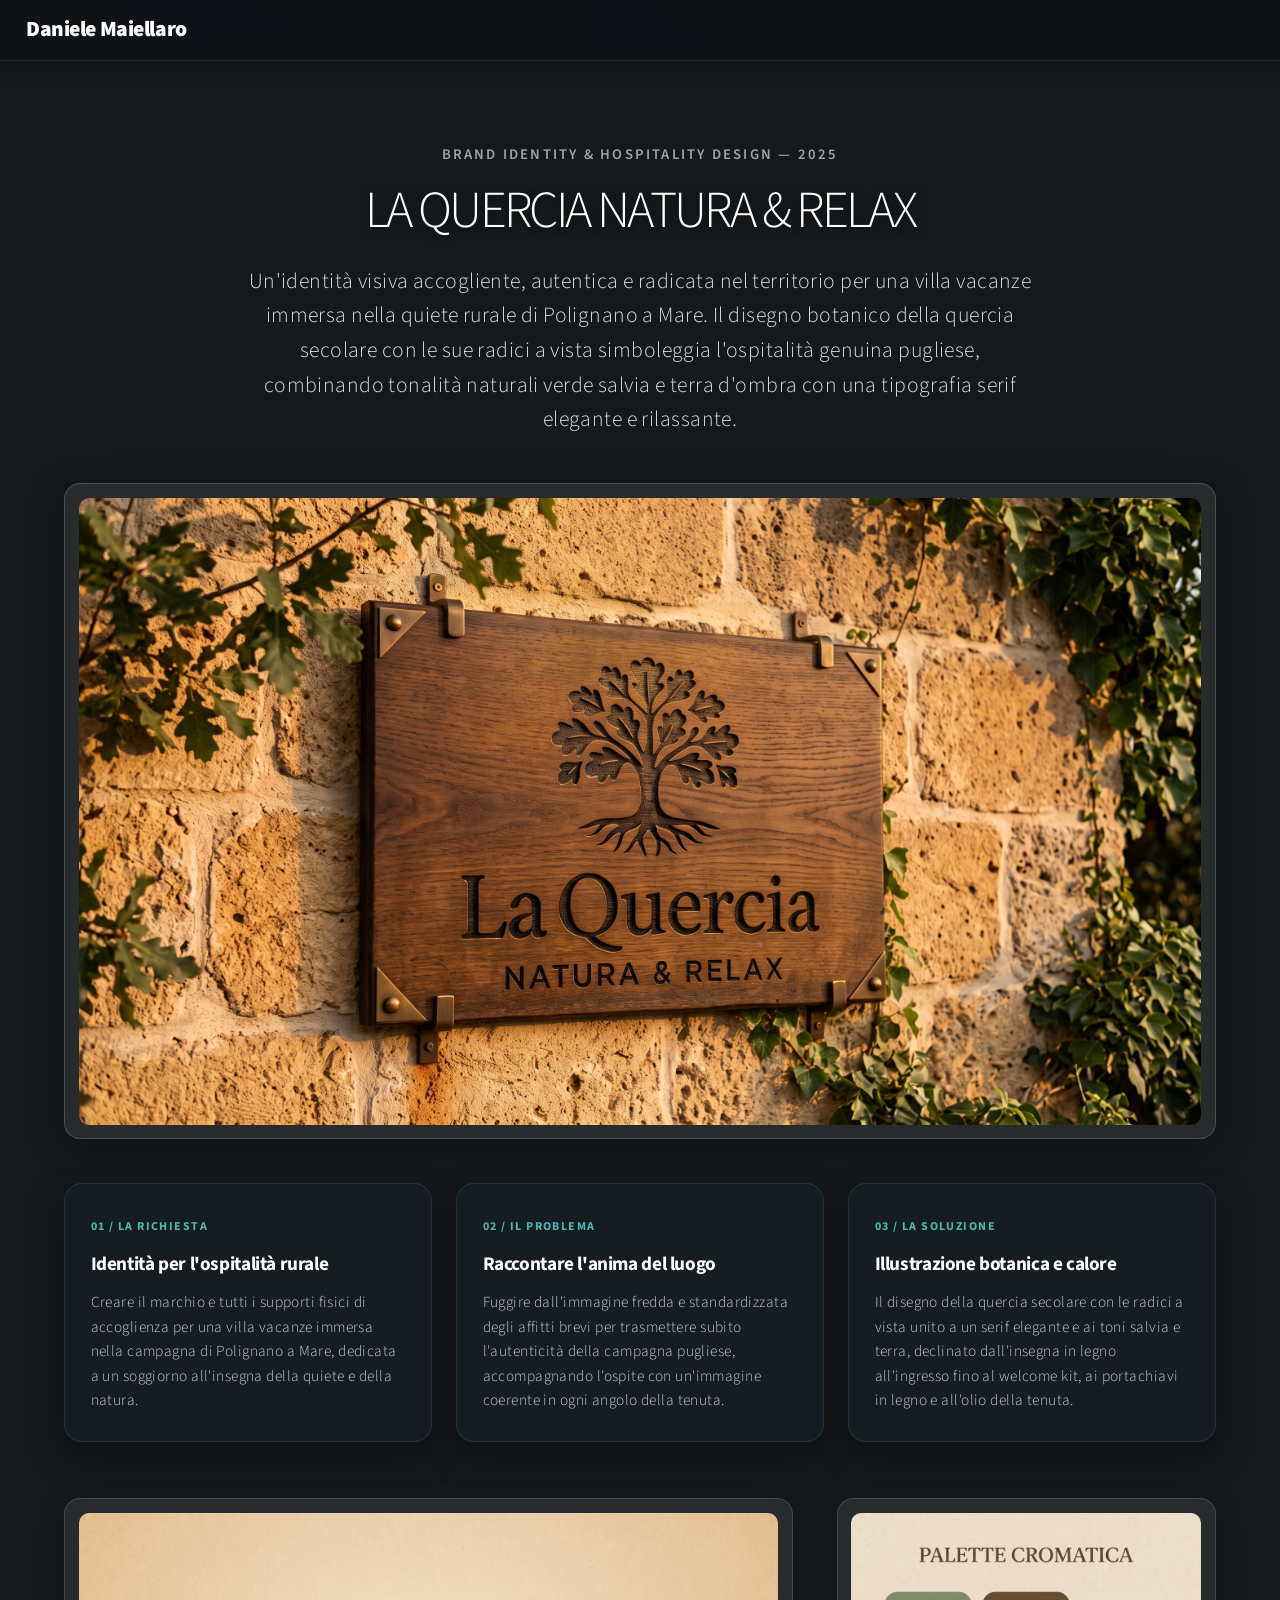
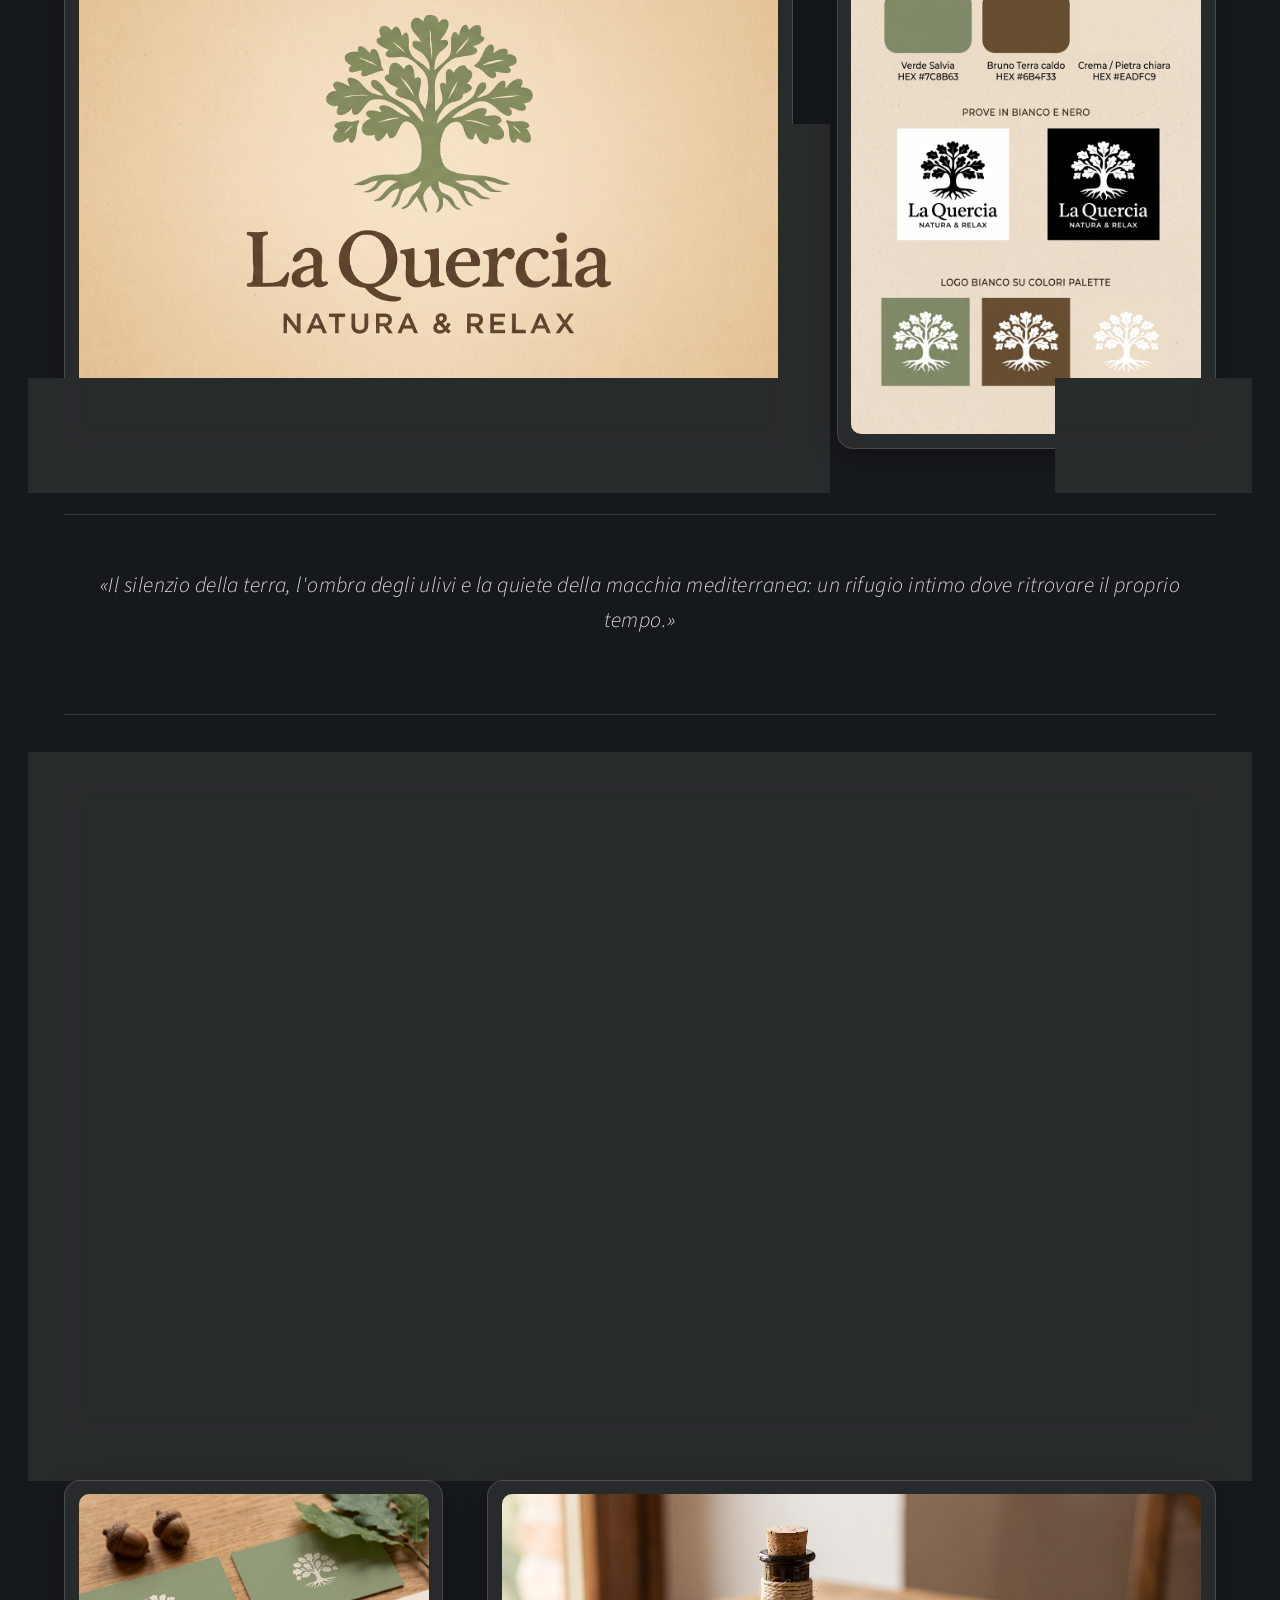
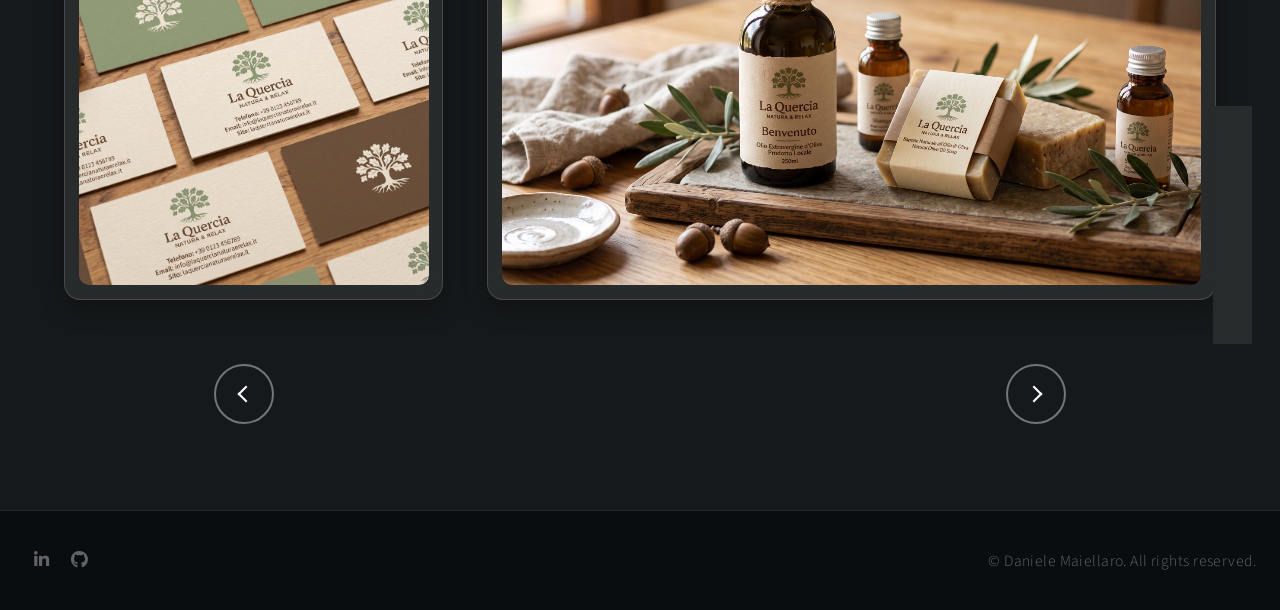
<file: projects/projectlaquercia.html>
<!DOCTYPE HTML>
<html lang="it">
    <head>
        <title>La Quercia Natura &amp; Relax — Brand Identity &amp; Hospitality Design | Daniele Maiellaro</title>
        <meta charset="utf-8" />
        <meta name="viewport" content="width=device-width, initial-scale=1, user-scalable=no" />
        <link rel="stylesheet" href="../assets/css/main.css" />
        <link rel="stylesheet" href="../assets/css/project.css" />
        <noscript><link rel="stylesheet" href="../assets/css/noscript.css" /></noscript>
    </head>
    <body class="is-preload">

        <!-- Header Navigazione -->
        <header id="header">
            <h1><a href="../index.html">Daniele Maiellaro</a></h1>
        </header>

        <!-- Main Container Progetto -->
        <main id="project-detail" class="main style3 dark">
            <div class="content">

                <!-- Intestazione Progetto -->
                <header class="project-header">
                    <span class="project-category">Brand Identity &amp; Hospitality Design — 2025</span>
                    <h2>LA QUERCIA NATURA &amp; RELAX</h2>
                    <p class="project-lead">
                        Un'identità visiva accogliente, autentica e radicata nel territorio per una villa vacanze immersa nella quiete rurale di Polignano a Mare. Il disegno botanico della quercia secolare con le sue radici a vista simboleggia l'ospitalità genuina pugliese, combinando tonalità naturali verde salvia e terra d'ombra con una tipografia serif elegante e rilassante.
                    </p>
                </header>

                <!-- Hero Image Principale -->
                <div class="project-hero">
                    <img src="../images/projects/laquercia/hero.jpg" alt="La Quercia Natura &amp; Relax — Panoramica della Tenuta" />
                </div>

                <div class="project-info-grid">
    <div class="info-item">
        <span class="card-eyebrow">01 / La Richiesta</span>
        <h3>Identità per l'ospitalità rurale</h3>
        <p>Creare il marchio e tutti i supporti fisici di accoglienza per una villa vacanze immersa nella campagna di Polignano a Mare, dedicata a un soggiorno all'insegna della quiete e della natura.</p>
    </div>
    <div class="info-item">
        <span class="card-eyebrow">02 / Il Problema</span>
        <h3>Raccontare l'anima del luogo</h3>
        <p>Fuggire dall'immagine fredda e standardizzata degli affitti brevi per trasmettere subito l'autenticità della campagna pugliese, accompagnando l'ospite con un'immagine coerente in ogni angolo della tenuta.</p>
    </div>
    <div class="info-item">
        <span class="card-eyebrow">03 / La Soluzione</span>
        <h3>Illustrazione botanica e calore</h3>
        <p>Il disegno della quercia secolare con le radici a vista unito a un serif elegante e ai toni salvia e terra, declinato dall'insegna in legno all'ingresso fino al welcome kit, ai portachiavi in legno e all'olio della tenuta.</p>
    </div>
</div>

                <!-- Composizione Asimmetrica della Galleria -->
                <section class="project-gallery-asymmetric">

                    <!-- Rigo 1: Asimmetria 2/3 (Grande) + 1/3 (Stretto) -->
                    <div class="gallery-row row-2-1">
                        <div class="gallery-item item-main">
                            <img src="../images/projects/laquercia/detail-01.jpg" alt="Studio del Marchio: Illustrazione della Quercia e Tipografia Serif" />
                        </div>
                        <div class="gallery-item item-side">
                            <img src="../images/projects/laquercia/detail-02.jpg" alt="Palette Cromatica: Verde Salvia Botanico, Bruno Terra e Bianco Caldo" />
                        </div>
                    </div>

                    <!-- Breakpoint Testuale / Insight del Brand -->
                    <div class="project-insight">
                        <p>«Il silenzio della terra, l'ombra degli ulivi e la quiete della macchia mediterranea: un rifugio intimo dove ritrovare il proprio tempo.»</p>
                    </div>

                    <!-- Rigo 2: Full Width Impact (Insegna / Ingresso Tenuta) -->
                    <div class="gallery-row row-full">
                        <div class="gallery-item">
                            <img src="../images/projects/laquercia/detail-03.jpg" alt="Insegna in Legno e Dettagli Architettonici all'Ingresso della Tenuta" />
                        </div>
                    </div>

                    <!-- Rigo 3: Asimmetria Invertita 1/3 + 2/3 -->
                    <div class="gallery-row row-1-2">
                        <div class="gallery-item item-side">
                            <img src="../images/projects/laquercia/detail-04.jpg" alt="Welcome Kit Ospiti: Cartellina di Benvenuto e Mappa del Territorio" />
                        </div>
                        <div class="gallery-item item-main">
                            <img src="../images/projects/laquercia/detail-05.jpg" alt="Packaging Linea Cortesia &amp; Bottiglie di Olio Extravergine d'Oliva della Tenuta" />
                        </div>
                    </div>

                </section>

<!-- Navigazione Tra i Progetti -->
<footer class="project-footer-nav">
    <!-- Progetto precedente (freccia a sinistra) -->
    <a href="#" class="btn-circle prev" title="Progetto Precedente">
        <span class="label">Precedente</span>
    </a>

    <!-- Progetto successivo (freccia a destra) -->
    <a href="#" class="btn-circle next" title="Progetto Successivo">
        <span class="label">Successivo</span>
    </a>
</footer>

            </div>
        </main>

        <!-- Footer del sito -->
        <footer id="footer">
            <ul class="icons">
                <li><a href="https://www.linkedin.com/in/danielemaiellaro/" target="_blank" class="icon brands fa-linkedin-in"><span class="label">LinkedIn</span></a></li>
                <li><a href="https://github.com/vdanielem" target="_blank" class="icon brands fa-github"><span class="label">GitHub</span></a></li>
            </ul>
            <ul class="menu">
                <li>&copy; Daniele Maiellaro. All rights reserved.</li>
            </ul>
        </footer>

        <!-- Scripts -->
        <script src="../assets/js/jquery.min.js"></script>
        <script src="../assets/js/jquery.poptrox.min.js"></script>
        <script src="../assets/js/jquery.scrolly.min.js"></script>
        <script src="../assets/js/jquery.scrollex.min.js"></script>
        <script src="../assets/js/browser.min.js"></script>
        <script src="../assets/js/breakpoints.min.js"></script>
        <script src="../assets/js/util.js"></script>
        <script src="../assets/js/main.js"></script>
        <script src="../assets/js/projectnav.js"></script>
    </body>
</html>
</file>
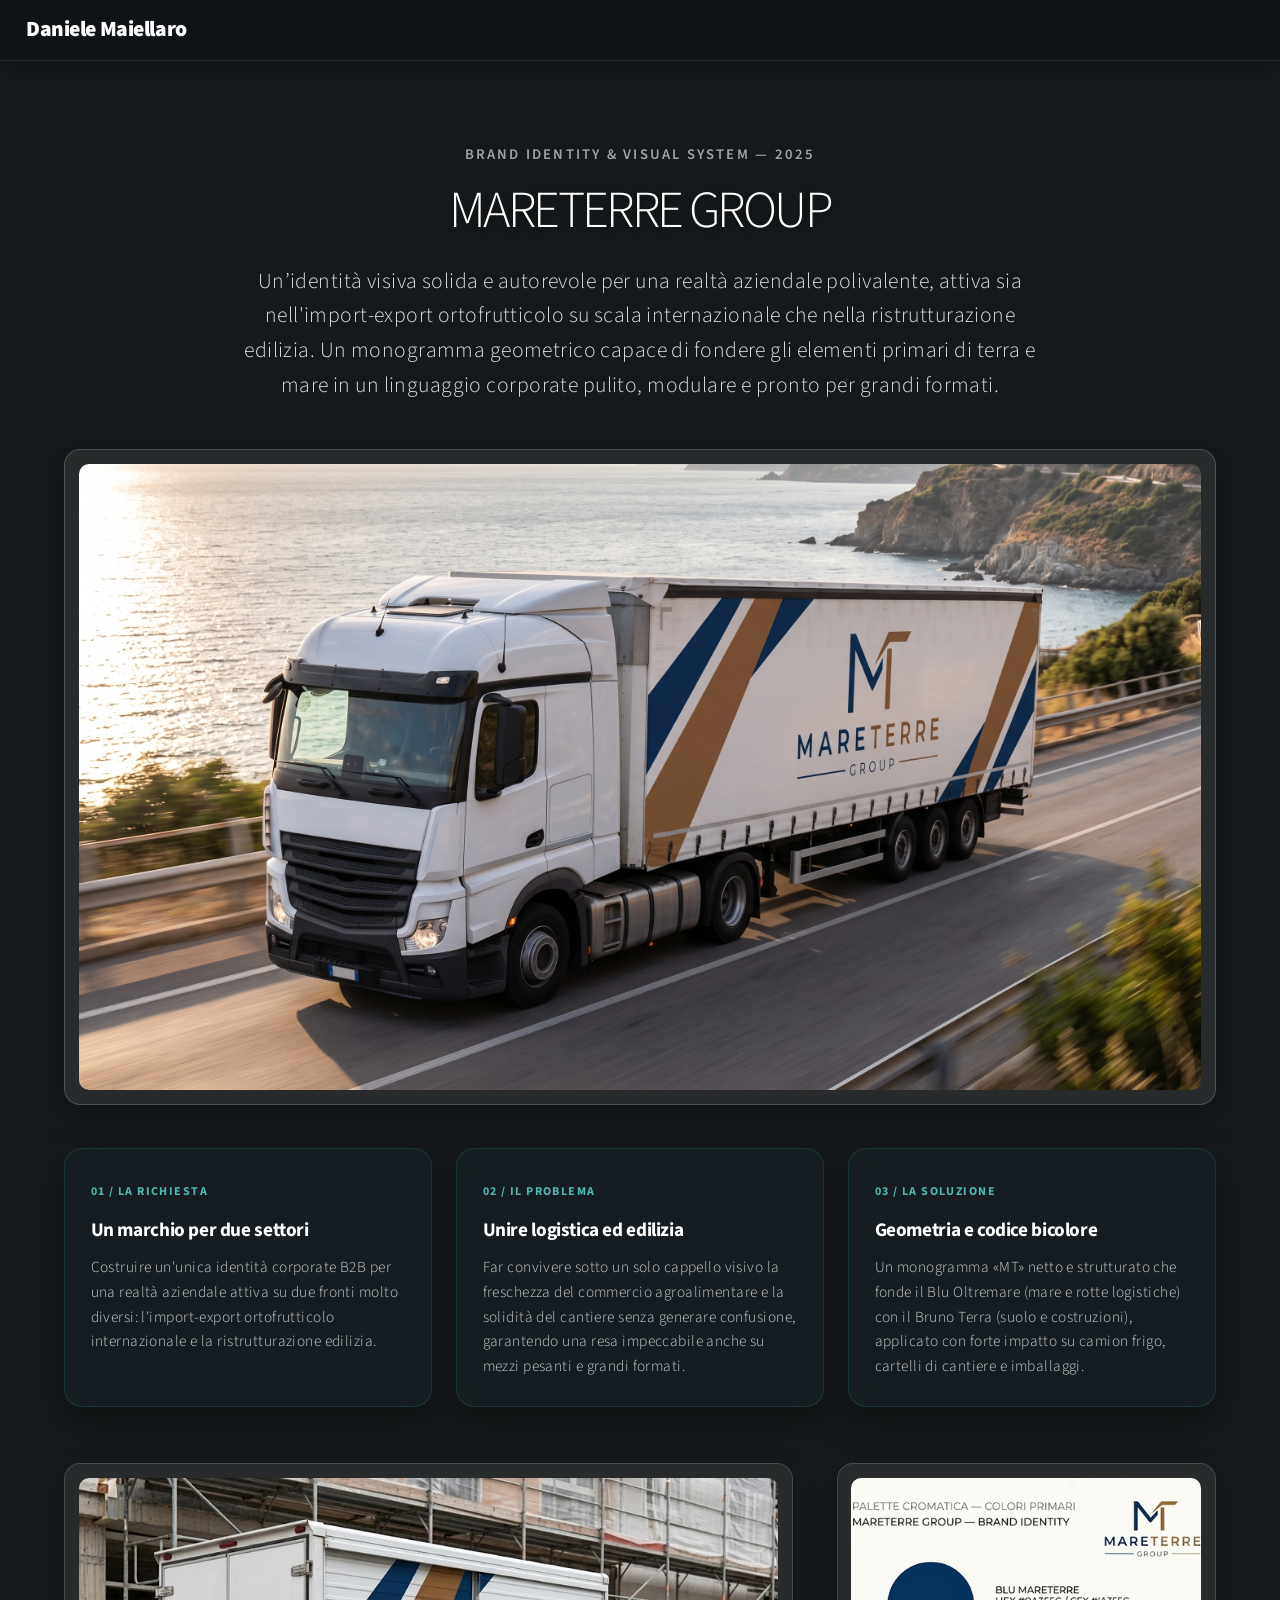
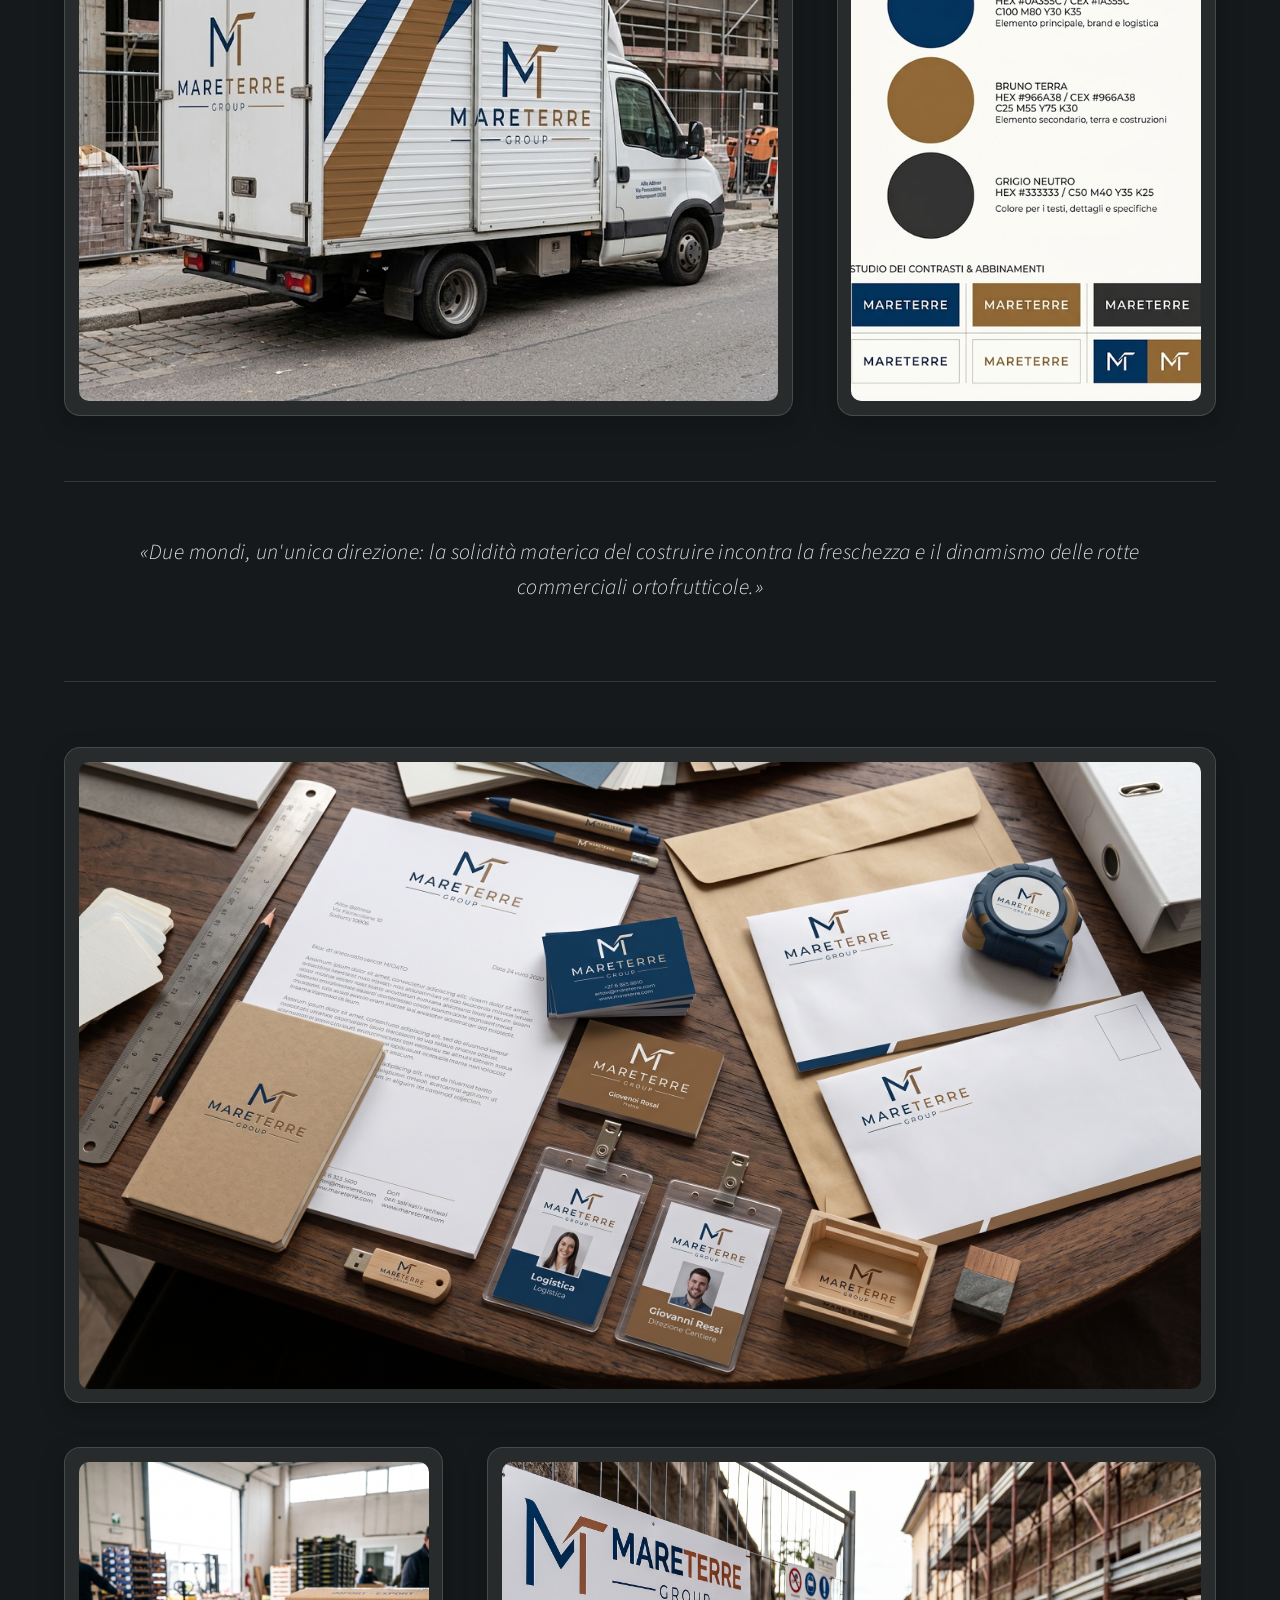
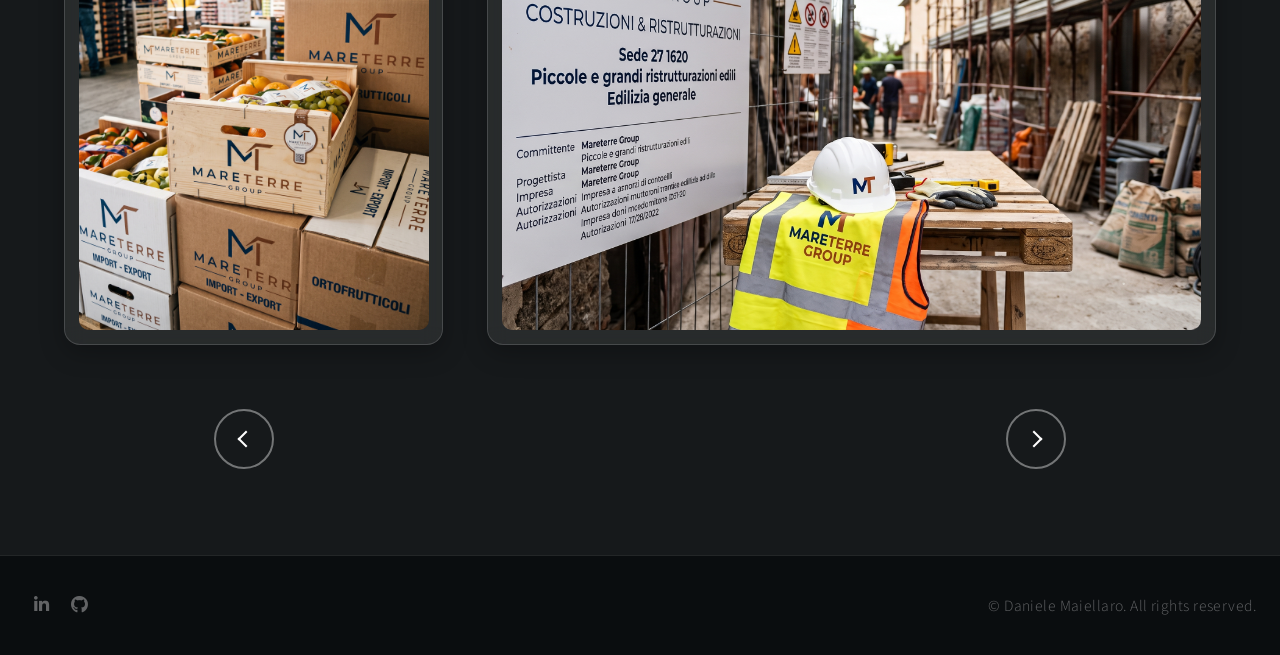
<file: projects/projectmareterre.html>
<!DOCTYPE HTML>
<html lang="it">
    <head>
        <title>Mareterre Group — Brand Identity & Corporate Design | Daniele Maiellaro</title>
        <meta charset="utf-8" />
        <meta name="viewport" content="width=device-width, initial-scale=1, user-scalable=no" />
        <link rel="stylesheet" href="../assets/css/main.css" />
        <link rel="stylesheet" href="../assets/css/project.css" />
        <noscript><link rel="stylesheet" href="../assets/css/noscript.css" /></noscript>
    </head>
    <body class="is-preload">

        <!-- Header Navigazione -->
        <header id="header">
            <h1><a href="../index.html">Daniele Maiellaro</a></h1>
        </header>

        <!-- Main Container Progetto -->
        <main id="project-detail" class="main style3 dark">
            <div class="content">

                <!-- Intestazione Progetto -->
                <header class="project-header">
                    <span class="project-category">Brand Identity & Visual System — 2025</span>
                    <h2>MARETERRE GROUP</h2>
                    <p class="project-lead">
                        Un’identità visiva solida e autorevole per una realtà aziendale polivalente, attiva sia nell'import-export ortofrutticolo su scala internazionale che nella ristrutturazione edilizia. Un monogramma geometrico capace di fondere gli elementi primari di terra e mare in un linguaggio corporate pulito, modulare e pronto per grandi formati.
                    </p>
                </header>

                <!-- Hero Image Principale -->
                <div class="project-hero">
                    <img src="../images/projects/mareterre/hero.jpg" alt="Mareterre Group — Corporate Identity Overview" />
                </div>

                <div class="project-info-grid">
    <div class="info-item">
        <span class="card-eyebrow">01 / La Richiesta</span>
        <h3>Un marchio per due settori</h3>
        <p>Costruire un'unica identità corporate B2B per una realtà aziendale attiva su due fronti molto diversi: l'import-export ortofrutticolo internazionale e la ristrutturazione edilizia.</p>
    </div>
    <div class="info-item">
        <span class="card-eyebrow">02 / Il Problema</span>
        <h3>Unire logistica ed edilizia</h3>
        <p>Far convivere sotto un solo cappello visivo la freschezza del commercio agroalimentare e la solidità del cantiere senza generare confusione, garantendo una resa impeccabile anche su mezzi pesanti e grandi formati.</p>
    </div>
    <div class="info-item">
        <span class="card-eyebrow">03 / La Soluzione</span>
        <h3>Geometria e codice bicolore</h3>
        <p>Un monogramma «MT» netto e strutturato che fonde il Blu Oltremare (mare e rotte logistiche) con il Bruno Terra (suolo e costruzioni), applicato con forte impatto su camion frigo, cartelli di cantiere e imballaggi.</p>
    </div>
</div>

                <!-- Composizione Asimmetrica della Galleria -->
                <section class="project-gallery-asymmetric">

                    <!-- Rigo 1: Asimmetria 2/3 (Grande) + 1/3 (Stretto) -->
                    <div class="gallery-row row-2-1">
                        <div class="gallery-item item-main">
                            <img src="../images/projects/mareterre/detail-01.png" alt="Studio del Monogramma MT e Geometria del Marchio" />
                        </div>
                        <div class="gallery-item item-side">
                            <img src="../images/projects/mareterre/detail-02.png" alt="Palette Cromatica: Blu Oltremare, Terra di Siena e Bianco Carta" />
                        </div>
                    </div>

                    <!-- Breakpoint Testuale / Insight del Brand -->
                    <div class="project-insight">
                        <p>«Due mondi, un'unica direzione: la solidità materica del costruire incontra la freschezza e il dinamismo delle rotte commerciali ortofrutticole.»</p>
                    </div>

                    <!-- Rigo 2: Full Width Impact (Flotta Aziendale e Logistica) -->
                    <div class="gallery-row row-full">
                        <div class="gallery-item">
                            <img src="../images/projects/mareterre/detail-03.jpg" alt="Livrea Camion e Mezzi di Trasporto Merci Frigo e Movimento Terra" />
                        </div>
                    </div>

                    <!-- Rigo 3: Asimmetria Invertita 1/3 + 2/3 -->
                    <div class="gallery-row row-1-2">
                        <div class="gallery-item item-side">
                            <img src="../images/projects/mareterre/detail-04.jpg" alt="Coordinato Cartaceo e Carta Intestata con Logo a Rilievo" />
                        </div>
                        <div class="gallery-item item-main">
                            <img src="../images/projects/mareterre/detail-05.jpg" alt="Biglietti da Visita Bicolore con Finiture Soft Touch e Stampa a Caldo" />
                        </div>
                    </div>

                </section>

<!-- Navigazione Tra i Progetti -->
<footer class="project-footer-nav">
    <!-- Progetto precedente (freccia a sinistra) -->
    <a href="#" class="btn-circle prev" title="Progetto Precedente">
        <span class="label">Precedente</span>
    </a>

    <!-- Progetto successivo (freccia a destra) -->
    <a href="#" class="btn-circle next" title="Progetto Successivo">
        <span class="label">Successivo</span>
    </a>
</footer>

            </div>
        </main>

        <!-- Footer del sito -->
        <footer id="footer">
            <ul class="icons">
                <li><a href="https://www.linkedin.com/in/danielemaiellaro/" target="_blank" class="icon brands fa-linkedin-in"><span class="label">LinkedIn</span></a></li>
                <li><a href="https://github.com/vdanielem" target="_blank" class="icon brands fa-github"><span class="label">GitHub</span></a></li>
            </ul>
            <ul class="menu">
                <li>&copy; Daniele Maiellaro. All rights reserved.</li>
            </ul>
        </footer>

        <!-- Scripts -->
        <script src="../assets/js/jquery.min.js"></script>
        <script src="../assets/js/jquery.poptrox.min.js"></script>
        <script src="../assets/js/jquery.scrolly.min.js"></script>
        <script src="../assets/js/jquery.scrollex.min.js"></script>
        <script src="../assets/js/browser.min.js"></script>
        <script src="../assets/js/breakpoints.min.js"></script>
        <script src="../assets/js/util.js"></script>
        <script src="../assets/js/main.js"></script>
        <script src="../assets/js/projectnav.js"></script>
    </body>
</html>
</file>
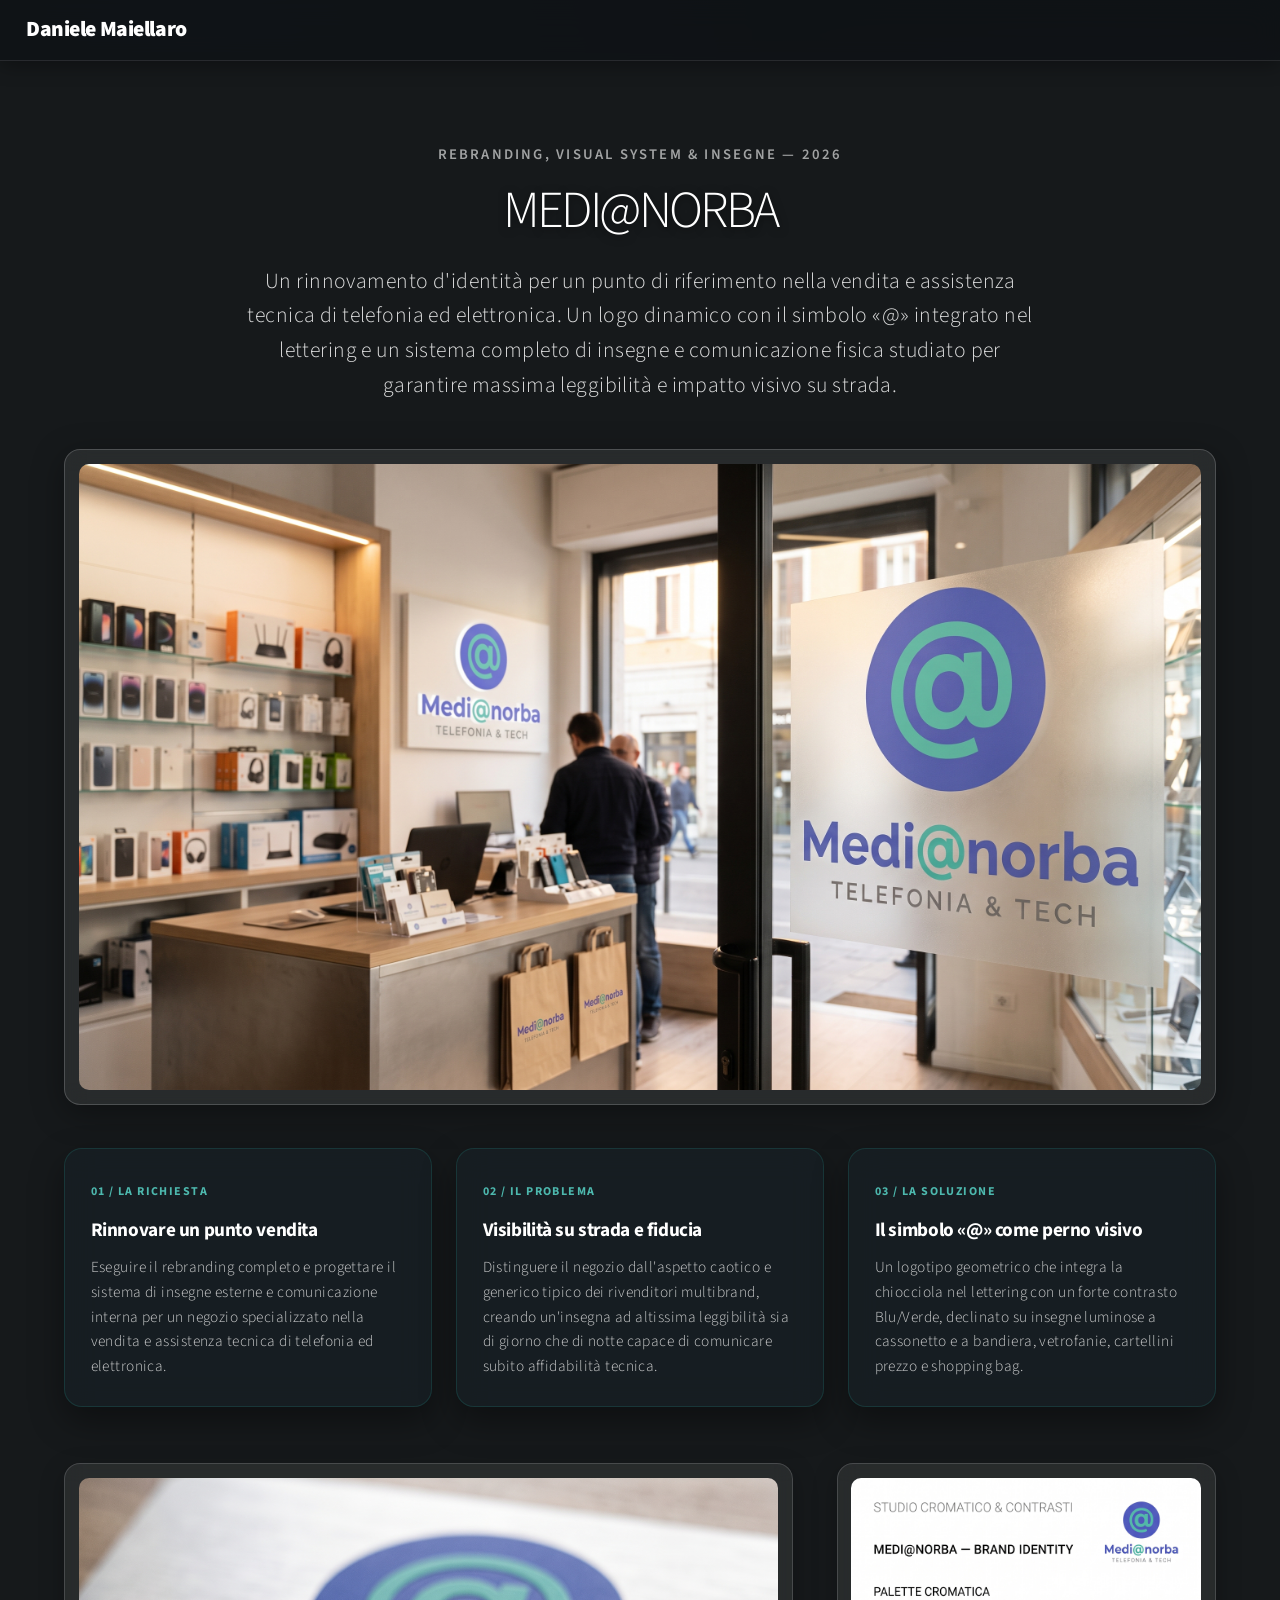
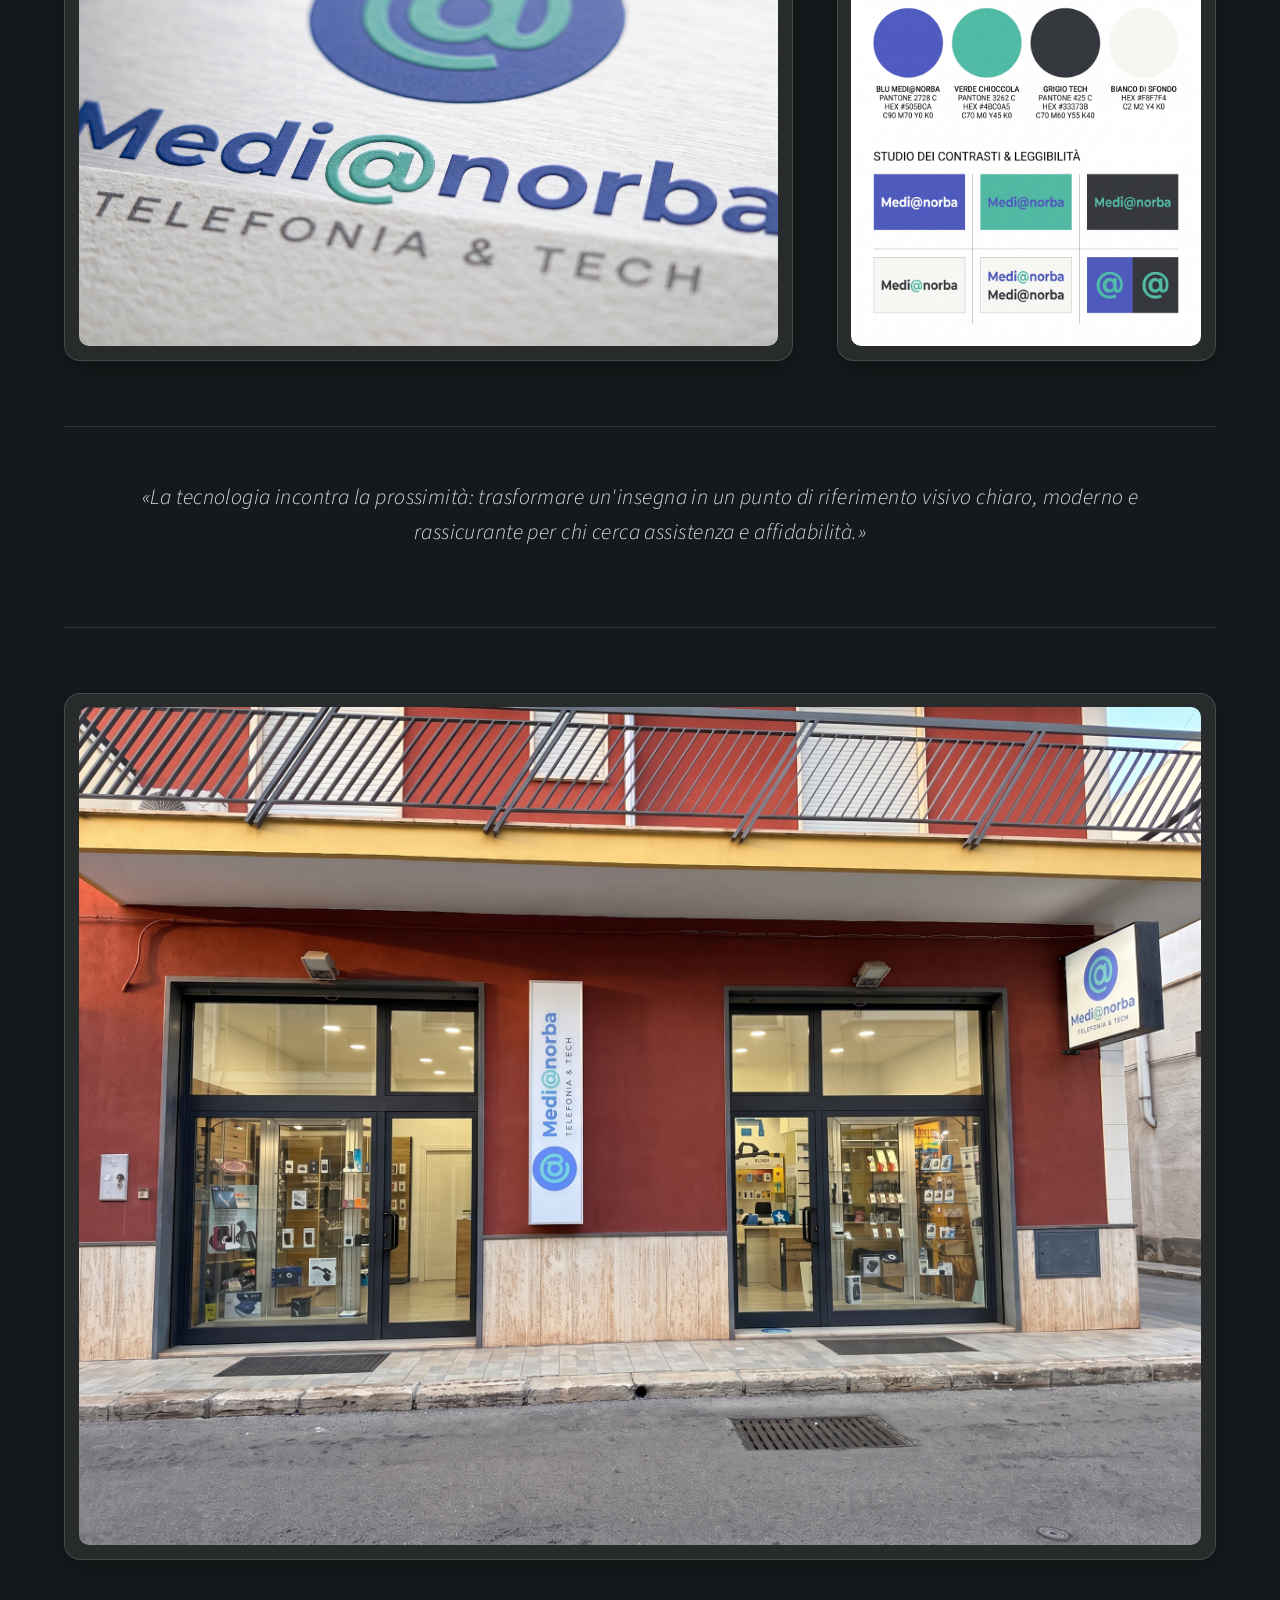
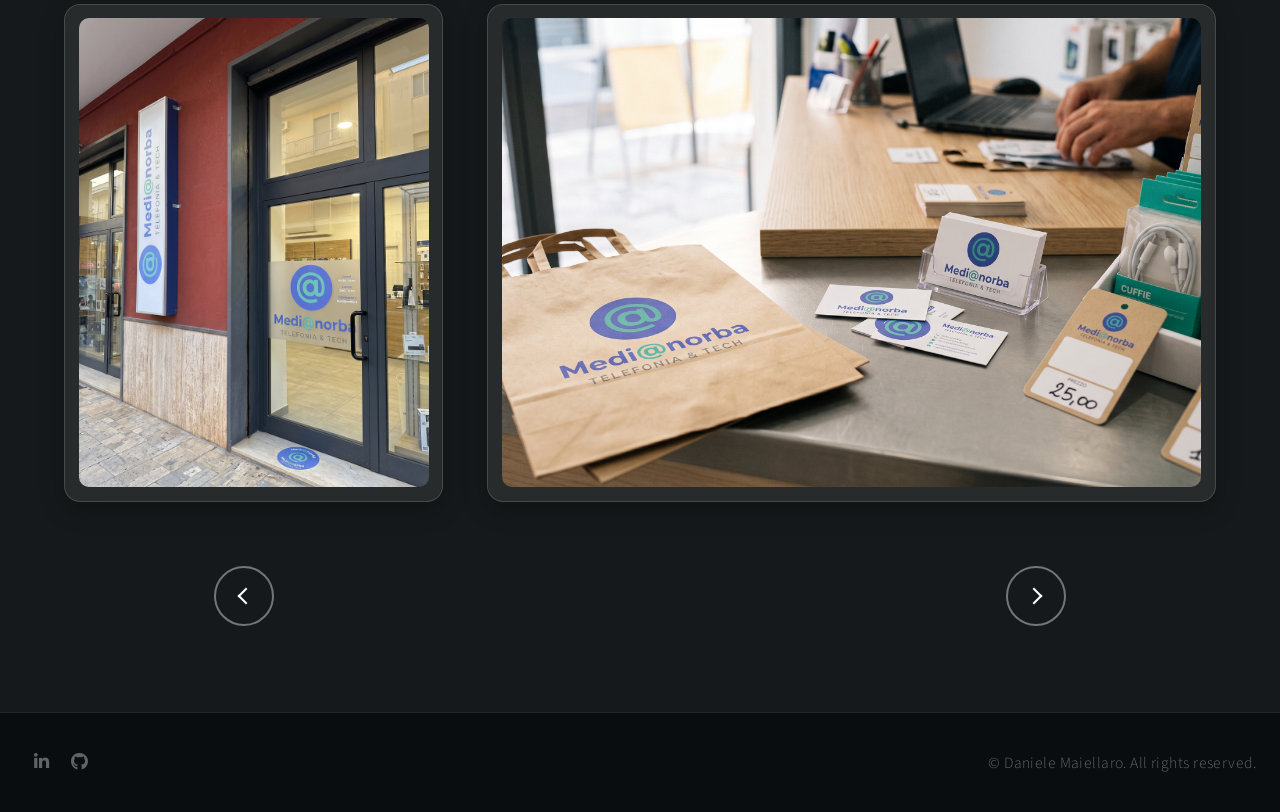
<file: projects/projectmedianorba.html>
<!DOCTYPE HTML>
<html lang="it">
    <head>
        <title>Medi@norba — Rebranding & Signage System | Vito Daniele Maiellaro</title>
        <meta charset="utf-8" />
        <meta name="viewport" content="width=device-width, initial-scale=1, user-scalable=no" />
        <link rel="stylesheet" href="../assets/css/main.css" />
        <link rel="stylesheet" href="../assets/css/project.css" />
        <noscript><link rel="stylesheet" href="../assets/css/noscript.css" /></noscript>
    </head>
    <body class="is-preload">

        <!-- Header Navigazione -->
        <header id="header">
            <h1><a href="../index.html">Daniele Maiellaro</a></h1>
        </header>

        <!-- Main Container Progetto -->
        <main id="project-detail" class="main style3 dark">
            <div class="content">

                <!-- Intestazione Progetto -->
                <header class="project-header">
                    <span class="project-category">Rebranding, Visual System & Insegne — 2026</span>
                    <h2>MEDI@NORBA</h2>
                    <p class="project-lead">
                        Un rinnovamento d'identità per un punto di riferimento nella vendita e assistenza tecnica di telefonia ed elettronica. Un logo dinamico con il simbolo «@» integrato nel lettering e un sistema completo di insegne e comunicazione fisica studiato per garantire massima leggibilità e impatto visivo su strada.
                    </p>
                </header>

                <!-- Hero Image Principale -->
                <div class="project-hero">
                    <img src="../images/projects/medianorba/hero.jpg" alt="Medi@norba — Brand Identity & Signage Overview" />
                </div>

                <div class="project-info-grid">
    <div class="info-item">
        <span class="card-eyebrow">01 / La Richiesta</span>
        <h3>Rinnovare un punto vendita</h3>
        <p>Eseguire il rebranding completo e progettare il sistema di insegne esterne e comunicazione interna per un negozio specializzato nella vendita e assistenza tecnica di telefonia ed elettronica.</p>
    </div>
    <div class="info-item">
        <span class="card-eyebrow">02 / Il Problema</span>
        <h3>Visibilità su strada e fiducia</h3>
        <p>Distinguere il negozio dall'aspetto caotico e generico tipico dei rivenditori multibrand, creando un'insegna ad altissima leggibilità sia di giorno che di notte capace di comunicare subito affidabilità tecnica.</p>
    </div>
    <div class="info-item">
        <span class="card-eyebrow">03 / La Soluzione</span>
        <h3>Il simbolo «@» come perno visivo</h3>
        <p>Un logotipo geometrico che integra la chiocciola nel lettering con un forte contrasto Blu/Verde, declinato su insegne luminose a cassonetto e a bandiera, vetrofanie, cartellini prezzo e shopping bag.</p>
    </div>
</div>

                <!-- Composizione Asimmetrica della Galleria -->
                <section class="project-gallery-asymmetric">

                    <!-- Rigo 1: Asimmetria 2/3 (Grande) + 1/3 (Stretto) -->
                    <div class="gallery-row row-2-1">
                        <div class="gallery-item item-main">
                            <img src="../images/projects/medianorba/detail-01.jpg" alt="Studio del Logo: integrazione della chiocciola nel lettering e palette cromatica" />
                        </div>
                        <div class="gallery-item item-side">
                            <img src="../images/projects/medianorba/detail-02.jpg" alt="Tipografia, varianti colore e contrasti per superfici fisiche e digitali" />
                        </div>
                    </div>

                    <!-- Breakpoint Testuale / Insight del Brand -->
                    <div class="project-insight">
                        <p>«La tecnologia incontra la prossimità: trasformare un'insegna in un punto di riferimento visivo chiaro, moderno e rassicurante per chi cerca assistenza e affidabilità.»</p>
                    </div>

                    <!-- Rigo 2: Full Width Impact (Insegna Principale) -->
                    <div class="gallery-row row-full">
                        <div class="gallery-item">
                            <img src="../images/projects/medianorba/detail-03.jpg" alt="Insegna Principale Orizzontale a Cassonetto Luminoso e Rendering Notturno" />
                        </div>
                    </div>

                    <!-- Rigo 3: Asimmetria Invertita 1/3 + 2/3 -->
                    <div class="gallery-row row-1-2">
                        <div class="gallery-item item-side">
                            <img src="../images/projects/medianorba/detail-04.jpg" alt="Insegna a Bandiera Verticale Bifacciale e Vetrofanie" />
                        </div>
                        <div class="gallery-item item-main">
                            <img src="../images/projects/medianorba/detail-05.jpg" alt="Applicazione del Brand all'Interno del Punto Vendita, Bancone Assistenza e Packaging" />
                        </div>
                    </div>

                </section>

<!-- Navigazione Tra i Progetti -->
<footer class="project-footer-nav">
    <!-- Progetto precedente (freccia a sinistra) -->
    <a href="#" class="btn-circle prev" title="Progetto Precedente">
        <span class="label">Precedente</span>
    </a>

    <!-- Progetto successivo (freccia a destra) -->
    <a href="#" class="btn-circle next" title="Progetto Successivo">
        <span class="label">Successivo</span>
    </a>
</footer>

            </div>
        </main>

        <!-- Footer del sito -->
        <footer id="footer">
            <ul class="icons">
                <li><a href="https://www.linkedin.com/in/danielemaiellaro/" target="_blank" class="icon brands fa-linkedin-in"><span class="label">LinkedIn</span></a></li>
                <li><a href="https://github.com/vdanielem" target="_blank" class="icon brands fa-github"><span class="label">GitHub</span></a></li>
            </ul>
            <ul class="menu">
                <li>&copy; Daniele Maiellaro. All rights reserved.</li>
            </ul>
        </footer>

        <!-- Scripts -->
        <script src="../assets/js/jquery.min.js"></script>
        <script src="../assets/js/jquery.poptrox.min.js"></script>
        <script src="../assets/js/jquery.scrolly.min.js"></script>
        <script src="../assets/js/jquery.scrollex.min.js"></script>
        <script src="../assets/js/browser.min.js"></script>
        <script src="../assets/js/breakpoints.min.js"></script>
        <script src="../assets/js/util.js"></script>
        <script src="../assets/js/main.js"></script>
        <script src="../assets/js/projectnav.js"></script>
    </body>
</html>
</file>
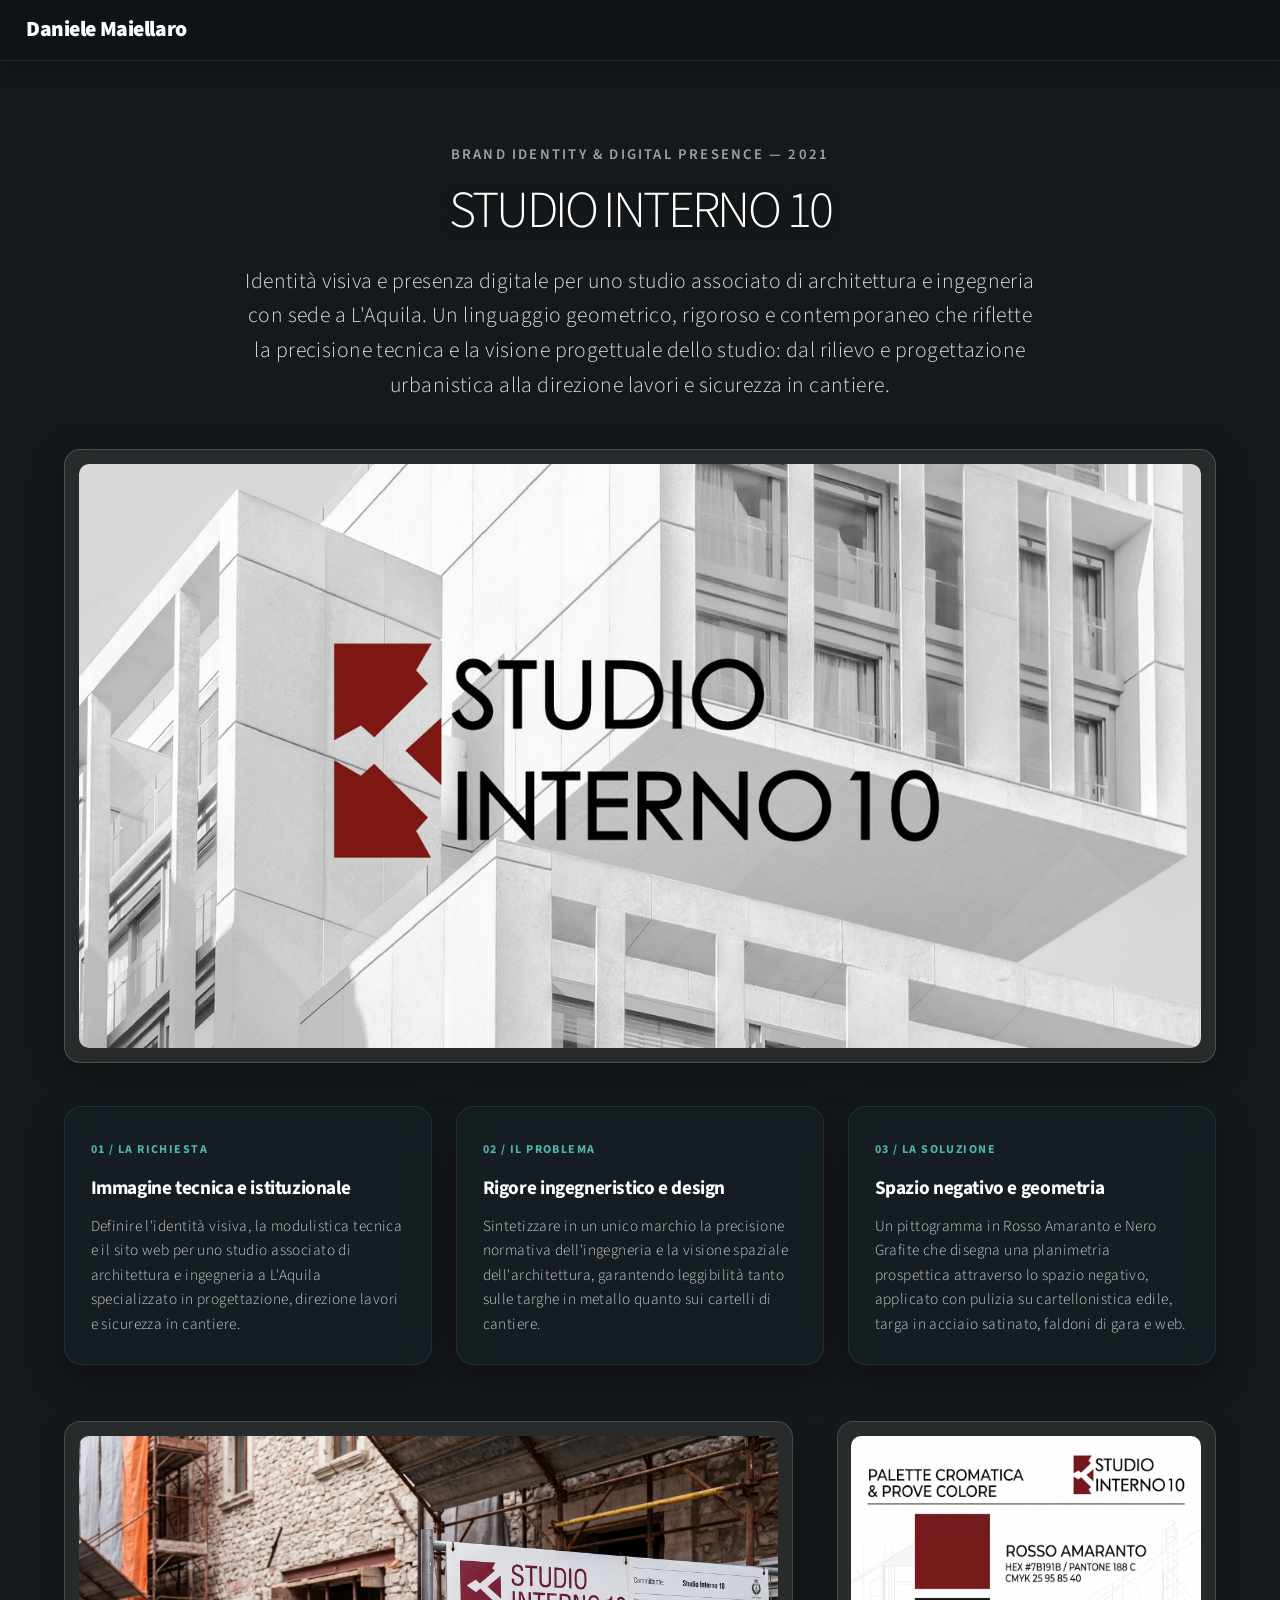
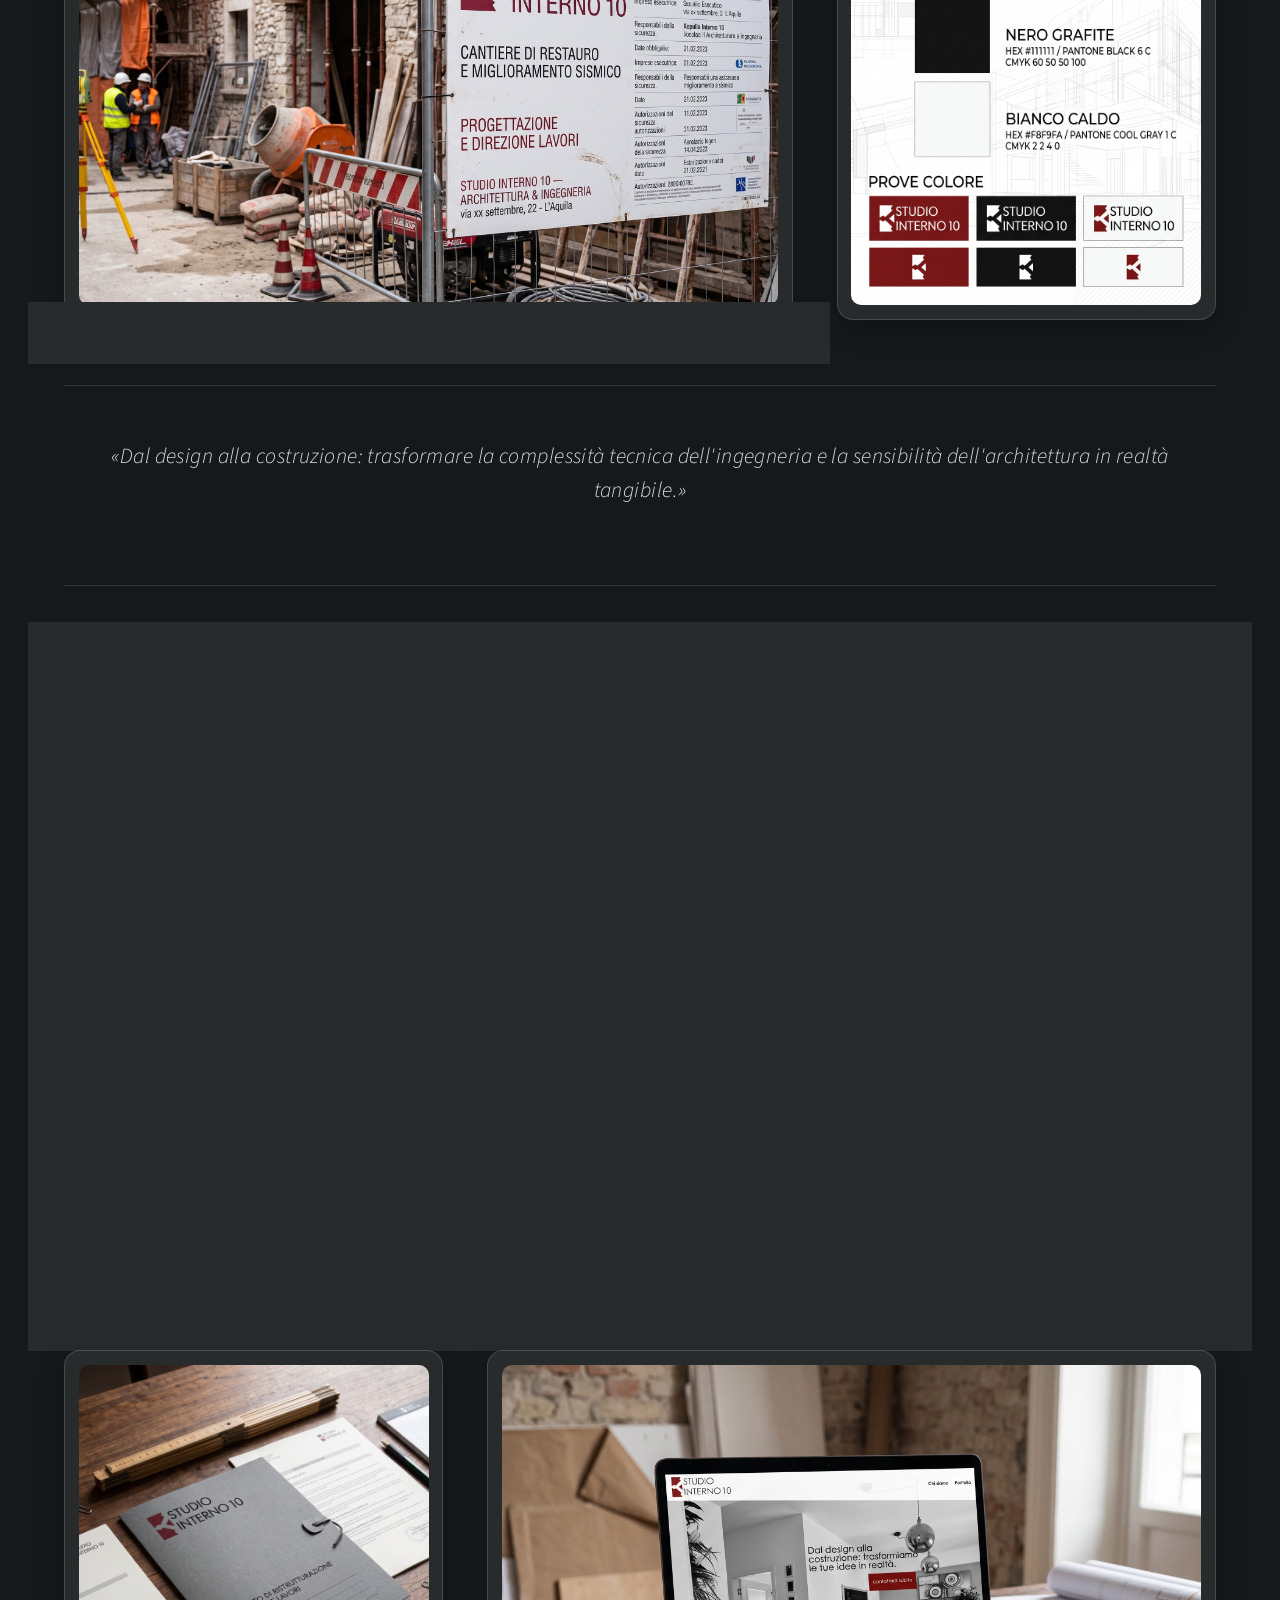
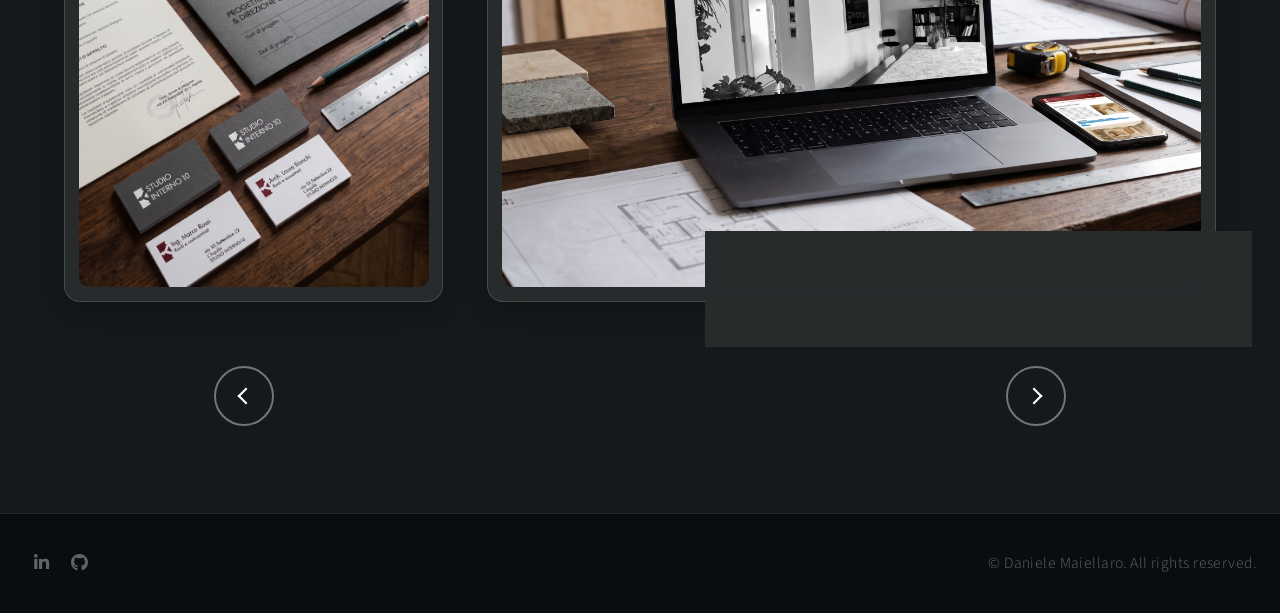
<file: projects/projectstudiointerno10.html>
<!DOCTYPE HTML>
<html lang="it">
    <head>
        <title>Studio Interno 10 — Architecture &amp; Engineering | Daniele Maiellaro</title>
        <meta charset="utf-8" />
        <meta name="viewport" content="width=device-width, initial-scale=1, user-scalable=no" />
        <link rel="stylesheet" href="../assets/css/main.css" />
        <link rel="stylesheet" href="../assets/css/project.css" />
        <noscript><link rel="stylesheet" href="../assets/css/noscript.css" /></noscript>
    </head>
    <body class="is-preload">

        <!-- Header Navigazione -->
        <header id="header">
            <h1><a href="../index.html">Daniele Maiellaro</a></h1>
        </header>

        <!-- Main Container Progetto -->
        <main id="project-detail" class="main style3 dark">
            <div class="content">

                <!-- Intestazione Progetto -->
                <header class="project-header">
                    <span class="project-category">Brand Identity &amp; Digital Presence — 2021</span>
                    <h2>STUDIO INTERNO 10</h2>
                    <p class="project-lead">
                        Identità visiva e presenza digitale per uno studio associato di architettura e ingegneria con sede a L'Aquila. Un linguaggio geometrico, rigoroso e contemporaneo che riflette la precisione tecnica e la visione progettuale dello studio: dal rilievo e progettazione urbanistica alla direzione lavori e sicurezza in cantiere.
                    </p>
                </header>

                <!-- Hero Image Principale -->
                <div class="project-hero">
                    <img src="../images/projects/studiointerno10/hero.jpg" alt="Studio Interno 10 — Architecture & Engineering Overview" />
                </div>

                <div class="project-info-grid">
    <div class="info-item">
        <span class="card-eyebrow">01 / La Richiesta</span>
        <h3>Immagine tecnica e istituzionale</h3>
        <p>Definire l'identità visiva, la modulistica tecnica e il sito web per uno studio associato di architettura e ingegneria a L'Aquila specializzato in progettazione, direzione lavori e sicurezza in cantiere.</p>
    </div>
    <div class="info-item">
        <span class="card-eyebrow">02 / Il Problema</span>
        <h3>Rigore ingegneristico e design</h3>
        <p>Sintetizzare in un unico marchio la precisione normativa dell'ingegneria e la visione spaziale dell'architettura, garantendo leggibilità tanto sulle targhe in metallo quanto sui cartelli di cantiere.</p>
    </div>
    <div class="info-item">
        <span class="card-eyebrow">03 / La Soluzione</span>
        <h3>Spazio negativo e geometria</h3>
        <p>Un pittogramma in Rosso Amaranto e Nero Grafite che disegna una planimetria prospettica attraverso lo spazio negativo, applicato con pulizia su cartellonistica edile, targa in acciaio satinato, faldoni di gara e web.</p>
    </div>
</div>

                <!-- Composizione Asimmetrica della Galleria -->
                <section class="project-gallery-asymmetric">

                    <!-- Rigo 1: Asimmetria 2/3 (Grande) + 1/3 (Stretto) -->
                    <div class="gallery-row row-2-1">
                        <div class="gallery-item item-main">
                            <img src="../images/projects/studiointerno10/detail-01.jpg" alt="Logotipo su cantiere edilizio" />
                        </div>
                        <div class="gallery-item item-side">
                            <img src="../images/projects/studiointerno10/detail-02.jpg" alt="Palette Cromatica" />
                        </div>
                    </div>

                    <!-- Breakpoint Testuale / Insight del Brand -->
                    <div class="project-insight">
                        <p>«Dal design alla costruzione: trasformare la complessità tecnica dell'ingegneria e la sensibilità dell'architettura in realtà tangibile.»</p>
                    </div>

                    <!-- Rigo 2: Full Width Impact (Targa Sede / Tavola Architettonica) -->
                    <div class="gallery-row row-full">
                        <div class="gallery-item">
                            <img src="../images/projects/studiointerno10/detail-03.jpg" alt="Targa Architettonica e Insegna della Sede in Via XX Settembre a L'Aquila" />
                        </div>
                    </div>

                    <!-- Rigo 3: Asimmetria Invertita 1/3 + 2/3 -->
                    <div class="gallery-row row-1-2">
                        <div class="gallery-item item-side">
                            <img src="../images/projects/studiointerno10/detail-04.jpg" alt="Cancelleria Tecnica: Cartelle di Progetto, Relazioni Tecniche e Biglietti da Visita" />
                        </div>
                        <div class="gallery-item item-main">
                            <img src="../images/projects/studiointerno10/detail-05.jpg" alt="UI/UX Web Design & Piattaforma Digitale dello Studio" />
                        </div>
                    </div>

                </section>

<!-- Navigazione Tra i Progetti -->
<footer class="project-footer-nav">
    <!-- Progetto precedente (freccia a sinistra) -->
    <a href="#" class="btn-circle prev" title="Progetto Precedente">
        <span class="label">Precedente</span>
    </a>

    <!-- Progetto successivo (freccia a destra) -->
    <a href="#" class="btn-circle next" title="Progetto Successivo">
        <span class="label">Successivo</span>
    </a>
</footer>

            </div>
        </main>

        <!-- Footer del sito -->
        <footer id="footer">
            <ul class="icons">
                <li><a href="https://www.linkedin.com/in/danielemaiellaro/" target="_blank" class="icon brands fa-linkedin-in"><span class="label">LinkedIn</span></a></li>
                <li><a href="https://github.com/vdanielem" target="_blank" class="icon brands fa-github"><span class="label">GitHub</span></a></li>
            </ul>
            <ul class="menu">
                <li>&copy; Daniele Maiellaro. All rights reserved.</li>
            </ul>
        </footer>

        <!-- Scripts -->
        <script src="../assets/js/jquery.min.js"></script>
        <script src="../assets/js/jquery.poptrox.min.js"></script>
        <script src="../assets/js/jquery.scrolly.min.js"></script>
        <script src="../assets/js/jquery.scrollex.min.js"></script>
        <script src="../assets/js/browser.min.js"></script>
        <script src="../assets/js/breakpoints.min.js"></script>
        <script src="../assets/js/util.js"></script>
        <script src="../assets/js/main.js"></script>
        <script src="../assets/js/projectnav.js"></script>
    </body>
</html>
</file>
<file: assets/css/noscript.css>
/* Loader */

	body:before, body:after {
		display: none;
	}
</file>
<file: assets/css/project.css>
/* ==========================================================================
   PAGE SINGLE PROJECT — LAYOUT FOCUS DINAMICO & FROSTED GLASS
   ========================================================================== */

html {
    scroll-snap-type: none !important;
}

/* Spaziatura e struttura della pagina */
#project-detail {
    background-color: #16191b;
    padding-top: 5em;
    padding-bottom: 5em;
}

#project-detail .content {
    max-width: 1200px;
    margin: 0 auto;
    width: 90%;
}

/* Intestazione del progetto */
.project-header {
    text-align: center;
    max-width: 800px;
    margin: 0 auto 3em auto;
}

.project-category {
    display: inline-block;
    font-size: 0.85em;
    font-weight: 600;
    text-transform: uppercase;
    letter-spacing: 0.15em;
    color: rgba(255, 255, 255, 0.6);
    margin-bottom: 0.6em;
}

.project-header h2 {
    font-size: 3em !important;
    font-weight: 300 !important;
    color: #ffffff !important;
    margin-bottom: 0.4em !important;
    text-shadow: 0 2px 8px rgba(0, 0, 0, 0.5) !important;
}

.project-lead {
    font-size: 1.25em !important;
    line-height: 1.6em !important;
    color: rgba(255, 255, 255, 0.85) !important;
    margin: 0 auto;
}

/* Hero Box e Immagine Principale */
.project-hero,
.project-hero-box {
    background: rgba(255, 255, 255, 0.08) !important;
    backdrop-filter: blur(12px) !important;
    -webkit-backdrop-filter: blur(12px) !important;
    border: 1px solid rgba(255, 255, 255, 0.18) !important;
    border-radius: 16px !important;
    padding: 0.8em !important;
    margin-bottom: 2.5em !important;
    box-shadow: 0 8px 32px rgba(0, 0, 0, 0.35) !important;
    overflow: hidden;
}

.project-hero img,
.project-hero-img {
    width: 100%;
    height: auto;
    display: block;
    border-radius: 10px;
    object-fit: cover;
}

/* Griglia 3 Card Indipendenti */
.project-info-grid {
    display: grid;
    grid-template-columns: repeat(3, 1fr);
    gap: 1.5rem;
    background: transparent !important;
    backdrop-filter: none !important;
    -webkit-backdrop-filter: none !important;
    border: none !important;
    padding: 0 !important;
    margin-bottom: 3.5rem !important;
}

.info-item {
    background: var(--bg-card-glass, rgba(24, 31, 36, 0.78));
    backdrop-filter: blur(16px);
    -webkit-backdrop-filter: blur(16px);
    border: 1px solid rgba(31, 122, 115, 0.28);
    border-radius: 18px;
    padding: 1.75rem 1.6rem;
    box-shadow: 0 14px 34px rgba(0, 0, 0, 0.38);
    text-align: left;
    display: flex;
    flex-direction: column;
    justify-content: flex-start;
    transition: transform 0.3s ease, border-color 0.3s ease, box-shadow 0.3s ease;
}

.info-item:hover {
    transform: translateY(-4px);
    border-color: var(--accent-teal, #1F7A73);
    box-shadow: 0 18px 40px rgba(0, 0, 0, 0.5), 0 0 20px rgba(31, 122, 115, 0.15);
}

.info-item .card-eyebrow {
    display: inline-block;
    font-size: 0.75rem;
    font-weight: 700;
    text-transform: uppercase;
    letter-spacing: 0.12em;
    color: var(--accent-teal-light, #4db8ae);
    margin-bottom: 0.45rem;
}

.info-item h3 {
    font-size: 1.2rem !important;
    font-weight: 700 !important;
    color: #ffffff !important;
    letter-spacing: -0.02em;
    margin-bottom: 0.65rem !important;
    text-transform: none;
}

.info-item p {
    font-size: 0.96rem !important;
    line-height: 1.6 !important;
    font-weight: 300 !important;
    color: rgba(255, 255, 255, 0.78) !important;
    margin: 0 !important;
}

/* ==========================================================================
   GRIGLIA ASIMMETRICA (FOCUS DINAMICO / FLEX & GRID)
   ========================================================================== */

/* Struttura Flex a Righe Asimmetriche */
.project-gallery-asymmetric {
    display: flex;
    flex-direction: column;
    gap: 2.5em;
    margin-bottom: 3.5em;
}

.gallery-row {
    display: flex;
    gap: 2.5em;
    width: 100%;
}

.row-2-1 .item-main { flex: 2; }
.row-2-1 .item-side { flex: 1; }

.row-full .gallery-item { flex: 1; }

.row-1-2 .item-side { flex: 1; }
.row-1-2 .item-main { flex: 2; }

/* Griglia Asimmetrica CSS Grid a 12 Colonne (Versione Classica) */
.project-gallery-grid {
    display: grid;
    grid-template-columns: repeat(12, 1fr);
    gap: 1.5em;
    margin-bottom: 3em;
}

/* Base comune per le card della galleria in Frosted Glass */
.gallery-item {
    background: rgba(255, 255, 255, 0.08) !important;
    backdrop-filter: blur(10px) !important;
    -webkit-backdrop-filter: blur(10px) !important;
    border: 1px solid rgba(255, 255, 255, 0.15) !important;
    border-radius: 16px !important;
    padding: 0.8em !important;
    display: flex;
    flex-direction: column;
    justify-content: space-between;
    box-shadow: 0 8px 24px rgba(0, 0, 0, 0.25) !important;
    transition: transform 0.3s ease, background 0.3s ease, border-color 0.3s ease;
}

.gallery-item:hover {
    transform: translateY(-4px);
    background: rgba(255, 255, 255, 0.14) !important;
    border-color: rgba(255, 255, 255, 0.3) !important;
}

.gallery-item img {
    width: 100%;
    height: 100%;
    object-fit: cover;
    border-radius: 10px;
    display: block;
}

.gallery-item .caption {
    font-size: 0.85em;
    color: rgba(255, 255, 255, 0.75);
    margin-top: 0.8em;
    padding: 0 0.4em 0.2em 0.4em;
}

/* Dimensioni Asimmetriche della Griglia (Grid System) */
.item-large {
    grid-column: span 8; /* 2/3 della larghezza */
}

.item-tall {
    grid-column: span 4; /* 1/3 della larghezza */
}

.item-medium {
    grid-column: span 6; /* 1/2 della larghezza */
}

/* Citazione / Breakpoint Testuale Discreto */
.project-insight {
    text-align: center;
    padding: 2.5em 1em;
    font-style: italic;
    font-size: 1.25em;
    line-height: 1.6;
    color: rgba(255, 255, 255, 0.85);
    border-top: 1px solid rgba(255, 255, 255, 0.12);
    border-bottom: 1px solid rgba(255, 255, 255, 0.12);
    margin: 1em 0;
}

/* Navigazione Footer del Progetto */
.project-footer-nav {
    display: flex;
    justify-content: space-between;
    align-items: center;
    margin-top: 4em;
    padding-top: 2em;
    border-top: none;
}

/* ==========================================================================
   Navigazione Progetti Circolare (Stile Big Picture)
   ========================================================================== */

.project-footer-nav {
    display: flex;
    justify-content: space-between;
    align-items: center;
    max-width: 900px;
    margin: 4rem auto 2rem auto;
    padding: 0 1.5rem;
}

/* Base del pulsante circolare */
.btn-circle {
    display: inline-flex;
    align-items: center;
    justify-content: center;
    width: 60px;
    height: 60px;
    border-radius: 50%;
    border: 2px solid rgba(255, 255, 255, 0.4);
    background-color: transparent;
    color: #ffffff;
    text-decoration: none;
    position: relative;
    transition: all 0.25s ease-in-out;
    cursor: pointer;
}

/* Nasconde visivamente il testo per i lettori di schermo (accessibilità) */
.btn-circle .label {
    position: absolute;
    width: 1px;
    height: 1px;
    padding: 0;
    margin: -1px;
    overflow: hidden;
    clip: rect(0, 0, 0, 0);
    white-space: nowrap;
    border: 0;
}

/* Disegno dei chevron (frecce) con bordo CSS */
.btn-circle::before {
    content: '';
    display: inline-block;
    width: 12px;
    height: 12px;
    border-top: 2.5px solid #ffffff;
    border-right: 2.5px solid #ffffff;
    transition: transform 0.2s ease-in-out;
}

/* Freccia Sinistra (Precedente) */
.btn-circle.prev::before {
    transform: rotate(-135deg);
    margin-left: 4px; /* compensa il bilanciamento visivo */
}

/* Freccia Destra (Successivo) */
.btn-circle.next::before {
    transform: rotate(45deg);
    margin-right: 4px;
}

/* Icona centrale a griglia per tornare all'index (facoltativa) */
.btn-circle.grid::before {
    width: 10px;
    height: 10px;
    border: 2.5px solid #ffffff;
    transform: none;
    margin: 0;
}

/* Effetto Hover (ispirato al tema originale) */
.btn-circle:hover {
    border-color: #ffffff;
    background-color: rgba(255, 255, 255, 0.12);
    transform: translateY(-2px);
    box-shadow: 0 4px 15px rgba(0, 0, 0, 0.25);
}

.btn-circle.prev:hover::before {
    transform: rotate(-135deg) translate(2px, -2px);
}

.btn-circle.next:hover::before {
    transform: rotate(45deg) translate(2px, -2px);
}

.btn-circle:active {
    transform: translateY(0);
}

/* ==========================================================================
   RESPONSIVE MOBILE BREAKPOINTS
   ========================================================================== */

@media screen and (max-width: 980px) {
    .gallery-row {
        flex-direction: column;
        gap: 1.5em;
    }

    .project-gallery-grid {
        grid-template-columns: 1fr;
    }

    .item-large,
    .item-tall,
    .item-medium {
        grid-column: span 1;
    }

    .project-info-grid {
        grid-template-columns: 1fr;
        gap: 1.2em;
    }
}

@media screen and (max-width: 736px) {
    #project-detail {
        padding-top: 3.5em;
        padding-bottom: 3.5em;
    }

    .project-header h2 {
        font-size: 2.1em !important;
    }

    .project-lead {
        font-size: 1.1em !important;
    }

.project-footer-nav {
        flex-direction: row;
        justify-content: space-between;
        align-items: center;
        gap: 1.5em;
        padding: 0 1rem;
    }

    .project-footer-nav .button {
        width: 100%;
        text-align: center;
    }
}
</file>
<file: assets/css/main.css>
@import url("https://fonts.googleapis.com/css?family=Source+Sans+Pro:300,900");
@import url("fontawesome-all.min.css");

html, body, div, span, applet, object,
iframe, h1, h2, h3, h4, h5, h6, p, blockquote,
pre, a, abbr, acronym, address, big, cite,
code, del, dfn, em, img, ins, kbd, q, s, samp,
small, strike, strong, sub, sup, tt, var, b,
u, i, center, dl, dt, dd, ol, ul, li, fieldset,
form, label, legend, table, caption, tbody,
tfoot, thead, tr, th, td, article, aside,
canvas, details, embed, figure, figcaption,
footer, header, hgroup, menu, nav, output, ruby,
section, summary, time, mark, audio, video {
	margin: 0;
	padding: 0;
	border: 0;
	font-size: 100%;
	font: inherit;
	vertical-align: baseline;}

article, aside, details, figcaption, figure,
footer, header, hgroup, menu, nav, section {
	display: block;}

body {
	line-height: 1;
}

ol, ul {
	list-style: none;
}

blockquote, q {
	quotes: none;
}

	blockquote:before, blockquote:after, q:before, q:after {
		content: '';
		content: none;
	}

table {
	border-collapse: collapse;
	border-spacing: 0;
}

body {
	-webkit-text-size-adjust: none;
}

mark {
	background-color: transparent;
	color: inherit;
}

input::-moz-focus-inner {
	border: 0;
	padding: 0;
}

input, select, textarea {
	-moz-appearance: none;
	-webkit-appearance: none;
	-ms-appearance: none;
	appearance: none;
}



/* Basic */

	@-ms-viewport {
		width: device-width;
	}

	html {
		height: 100%;
	}

	html {
		box-sizing: border-box;
	}

	*, *:before, *:after {
		box-sizing: inherit;
	}

	body {
		background: #39454b;
		height: 100%;
		min-width: 320px;
	}

		body.is-preload *, body.is-preload *:before, body.is-preload *:after {
			-moz-animation: none !important;
			-webkit-animation: none !important;
			-ms-animation: none !important;
			animation: none !important;
			-moz-transition: none !important;
			-webkit-transition: none !important;
			-ms-transition: none !important;
			transition: none !important;
		}

/* Spinner */

@keyframes frog-hop {
    0%, 100% {
        transform: translateY(0) scale(1, 1);
    }
    15% {
        /* Flessione prima dello slancio */
        transform: translateY(2px) scale(1.15, 0.85);
    }
    45% {
        /* Punto massimo del salto in alto */
        transform: translateY(-24px) scale(0.9, 1.1);
    }
    70% {
        /* Ritorno a terra */
        transform: translateY(0) scale(1, 1);
    }
    80% {
        /* Atterraggio e ammortizzamento */
        transform: translateY(2px) scale(1.1, 0.9);
    }
}
/* Loader */

	@-moz-keyframes spinner-show {
		0% {
			opacity: 0;
		}

		100% {
			opacity: 1;
		}
	}

	@-webkit-keyframes spinner-show {
		0% {
			opacity: 0;
		}

		100% {
			opacity: 1;
		}
	}

	@-ms-keyframes spinner-show {
		0% {
			opacity: 0;
		}

		100% {
			opacity: 1;
		}
	}

	@keyframes spinner-show {
		0% {
			opacity: 0;
		}

		100% {
			opacity: 1;
		}
	}

	@-moz-keyframes spinner-hide {
		0% {
			-moz-transform: scale(1) rotate(0deg);
			-webkit-transform: scale(1) rotate(0deg);
			-ms-transform: scale(1) rotate(0deg);
			transform: scale(1) rotate(0deg);
			color: #e5e6e7;
			z-index: 100001;
		}

		99% {
			-moz-transform: scale(0.5) rotate(360deg);
			-webkit-transform: scale(0.5) rotate(360deg);
			-ms-transform: scale(0.5) rotate(360deg);
			transform: scale(0.5) rotate(360deg);
			color: #e5e6e7;
			z-index: 100001;
		}

		100% {
			-moz-transform: scale(0.5) rotate(360deg);
			-webkit-transform: scale(0.5) rotate(360deg);
			-ms-transform: scale(0.5) rotate(360deg);
			transform: scale(0.5) rotate(360deg);
			color: #e5e6e7;
			z-index: -1;
		}
	}

	@-webkit-keyframes spinner-hide {
		0% {
			-moz-transform: scale(1) rotate(0deg);
			-webkit-transform: scale(1) rotate(0deg);
			-ms-transform: scale(1) rotate(0deg);
			transform: scale(1) rotate(0deg);
			color: #e5e6e7;
			z-index: 100001;
		}

		99% {
			-moz-transform: scale(0.5) rotate(360deg);
			-webkit-transform: scale(0.5) rotate(360deg);
			-ms-transform: scale(0.5) rotate(360deg);
			transform: scale(0.5) rotate(360deg);
			color: #e5e6e7;
			z-index: 100001;
		}

		100% {
			-moz-transform: scale(0.5) rotate(360deg);
			-webkit-transform: scale(0.5) rotate(360deg);
			-ms-transform: scale(0.5) rotate(360deg);
			transform: scale(0.5) rotate(360deg);
			color: #e5e6e7;
			z-index: -1;
		}
	}

	@-ms-keyframes spinner-hide {
		0% {
			-moz-transform: scale(1) rotate(0deg);
			-webkit-transform: scale(1) rotate(0deg);
			-ms-transform: scale(1) rotate(0deg);
			transform: scale(1) rotate(0deg);
			color: #e5e6e7;
			z-index: 100001;
		}

		99% {
			-moz-transform: scale(0.5) rotate(360deg);
			-webkit-transform: scale(0.5) rotate(360deg);
			-ms-transform: scale(0.5) rotate(360deg);
			transform: scale(0.5) rotate(360deg);
			color: #e5e6e7;
			z-index: 100001;
		}

		100% {
			-moz-transform: scale(0.5) rotate(360deg);
			-webkit-transform: scale(0.5) rotate(360deg);
			-ms-transform: scale(0.5) rotate(360deg);
			transform: scale(0.5) rotate(360deg);
			color: #e5e6e7;
			z-index: -1;
		}
	}

	@keyframes spinner-hide {
		0% {
			-moz-transform: scale(1) rotate(0deg);
			-webkit-transform: scale(1) rotate(0deg);
			-ms-transform: scale(1) rotate(0deg);
			transform: scale(1) rotate(0deg);
			color: #e5e6e7;
			z-index: 100001;
		}

		99% {
			-moz-transform: scale(0.5) rotate(360deg);
			-webkit-transform: scale(0.5) rotate(360deg);
			-ms-transform: scale(0.5) rotate(360deg);
			transform: scale(0.5) rotate(360deg);
			color: #e5e6e7;
			z-index: 100001;
		}

		100% {
			-moz-transform: scale(0.5) rotate(360deg);
			-webkit-transform: scale(0.5) rotate(360deg);
			-ms-transform: scale(0.5) rotate(360deg);
			transform: scale(0.5) rotate(360deg);
			color: #e5e6e7;
			z-index: -1;
		}
	}

	@-moz-keyframes overlay-hide {
		0% {
			opacity: 1;
			z-index: 100000;
		}

		15% {
			opacity: 1;
			z-index: 100000;
		}

		99% {
			opacity: 0;
			z-index: 100000;
		}

		100% {
			opacity: 0;
			z-index: -1;
		}
	}

	@-webkit-keyframes overlay-hide {
		0% {
			opacity: 1;
			z-index: 100000;
		}

		15% {
			opacity: 1;
			z-index: 100000;
		}

		99% {
			opacity: 0;
			z-index: 100000;
		}

		100% {
			opacity: 0;
			z-index: -1;
		}
	}

	@-ms-keyframes overlay-hide {
		0% {
			opacity: 1;
			z-index: 100000;
		}

		15% {
			opacity: 1;
			z-index: 100000;
		}

		99% {
			opacity: 0;
			z-index: 100000;
		}

		100% {
			opacity: 0;
			z-index: -1;
		}
	}

	@keyframes overlay-hide {
		0% {
			opacity: 1;
			z-index: 100000;
		}

		15% {
			opacity: 1;
			z-index: 100000;
		}

		99% {
			opacity: 0;
			z-index: 100000;
		}

		100% {
			opacity: 0;
			z-index: -1;
		}
	}

	body {
		text-decoration: none;
	}

		body:before {
			-moz-animation: spinner-show 1.5s 1 0.25s ease forwards, spinner-hide 0.25s ease-in-out forwards !important;
			-webkit-animation: spinner-show 1.5s 1 0.25s ease forwards, spinner-hide 0.25s ease-in-out forwards !important;
			-ms-animation: spinner-show 1.5s 1 0.25s ease forwards, spinner-hide 0.25s ease-in-out forwards !important;
			animation: spinner-show 1.5s 1 0.25s ease forwards, spinner-hide 0.25s ease-in-out forwards !important;
			-moz-transform-origin: 50% 50%;
			-webkit-transform-origin: 50% 50%;
			-ms-transform-origin: 50% 50%;
			transform-origin: 50% 50%;
			-moz-osx-font-smoothing: grayscale;
			-webkit-font-smoothing: antialiased;
font-family: 'Font Awesome 5 Free', 'FontAwesome';
    font-style: normal;
			font-weight: 900;
			text-transform: none !important;
			color: #ffffff;
			content: '\f52e';
			cursor: default;
			display: block;
			font-size: 2em;
			height: 2em;
			left: 50%;
			line-height: 2em;
			margin: -1em 0 0 -1em;
			opacity: 0;
			position: fixed;
			text-align: center;
			top: 50%;
			width: 2em;
			z-index: -1;
		}

		body:after {
			-moz-animation: overlay-hide 1.5s ease-in forwards !important;
			-webkit-animation: overlay-hide 1.5s ease-in forwards !important;
			-ms-animation: overlay-hide 1.5s ease-in forwards !important;
			animation: overlay-hide 1.5s ease-in forwards !important;
			background: #16191b;
			content: '';
			display: block;
			height: 100%;
			left: 0;
			opacity: 0;
			position: fixed;
			top: 0;
			width: 100%;
			z-index: -1;
		}

body.is-preload:before {
    -moz-animation: spinner-show 1.5s 1 0.25s ease forwards, frog-hop 0.8s infinite ease !important;
    -webkit-animation: spinner-show 1.5s 1 0.25s ease forwards, frog-hop 0.8s infinite ease !important;
    -ms-animation: spinner-show 1.5s 1 0.25s ease forwards, frog-hop 0.8s infinite ease !important;
    animation: spinner-show 1.5s 1 0.25s ease forwards, frog-hop 0.8s infinite ease !important;
    z-index: 100001;
}

		body.is-preload:after {
			-moz-animation: none !important;
			-webkit-animation: none !important;
			-ms-animation: none !important;
			animation: none !important;
			opacity: 1;
			z-index: 100000;
		}

body:not(.is-preload):before,
body:not(.is-preload):after {
    display: none !important;
    visibility: hidden !important;
    opacity: 0 !important;
    pointer-events: none !important;
}

	@media (-webkit-min-device-pixel-ratio: 2) {

		body:before {
			line-height: 2.025em;
		}

	}

/* Button */

	input[type="button"],
	input[type="submit"],
	input[type="reset"],
	.button,
	button {
		-moz-appearance: none;
		-webkit-appearance: none;
		-ms-appearance: none;
		appearance: none;
		-moz-transition: background-color 0.2s ease-in-out;
		-webkit-transition: background-color 0.2s ease-in-out;
		-ms-transition: background-color 0.2s ease-in-out;
		transition: background-color 0.2s ease-in-out;
		background-color: #98c593;
		border: 0;
		border-radius: 3.5em;
		color: #ffffff;
		cursor: pointer;
		display: inline-block;
		height: 3.5em;
		line-height: 3.5em;
		outline: 0;
		padding: 0 2em 0 2em;
		position: relative;
		text-align: center;
		text-decoration: none;
	}

		input[type="button"].down,
		input[type="submit"].down,
		input[type="reset"].down,
		.button.down,
		button.down {
			width: 5em;
			height: 5em;
			line-height: 4.5em;
			padding: 0;
			background-image: url("images/dark-arrow.svg");
			background-position: center center;
			background-repeat: no-repeat;
			text-indent: -10em;
			overflow: hidden;
		}

			input[type="button"].down.anchored,
			input[type="submit"].down.anchored,
			input[type="reset"].down.anchored,
			.button.down.anchored,
			button.down.anchored {
				bottom: 0;
				border-bottom: 0;
				border-radius: 3em 3em 0 0;
				height: 4.5em;
				margin-left: -2.5em;
			}

		input[type="button"].anchored,
		input[type="submit"].anchored,
		input[type="reset"].anchored,
		.button.anchored,
		button.anchored {
			position: absolute;
			left: 50%;
		}

		input[type="button"]:hover,
		input[type="submit"]:hover,
		input[type="reset"]:hover,
		.button:hover,
		button:hover {
			background-color: #a8cea4;
		}

		input[type="button"]:active,
		input[type="submit"]:active,
		input[type="reset"]:active,
		.button:active,
		button:active {
			background-color: #88bc82;
		}

		input[type="button"].style2,
		input[type="submit"].style2,
		input[type="reset"].style2,
		.button.style2,
		button.style2 {
			background-color: transparent;
			border: solid 2px #e5e6e7;
			color: inherit;
		}

			input[type="button"].style2:hover,
			input[type="submit"].style2:hover,
			input[type="reset"].style2:hover,
			.button.style2:hover,
			button.style2:hover {
				background-color: rgba(229, 230, 231, 0.25);
			}

			input[type="button"].style2:active,
			input[type="submit"].style2:active,
			input[type="reset"].style2:active,
			.button.style2:active,
			button.style2:active {
				background-color: rgba(229, 230, 231, 0.375);
			}

			input[type="button"].style2.down,
			input[type="submit"].style2.down,
			input[type="reset"].style2.down,
			.button.style2.down,
			button.style2.down {
				background-image: url("images/arrow.svg");
			}

/* Type */

	body, input, textarea, select {
		font-family: "Source Sans Pro", "sans-serif";
		font-weight: 300;
		font-size: 18pt;
		line-height: 1.75em;
		color: #ffffff;
		letter-spacing: 0.025em;
	}

		@media screen and (max-width: 1920px) {

			body, input, textarea, select {
				font-size: 17pt;
			}

		}

		@media screen and (max-width: 1680px) {

			body, input, textarea, select {
				font-size: 15pt;
			}

		}

		@media screen and (max-width: 1280px) {

			body, input, textarea, select {
				font-size: 13pt;
			}

		}

		@media screen and (max-width: 1000px) {

			body, input, textarea, select {
				font-size: 13pt;
			}

		}



		@media screen and (max-width: 736px) {

			body, input, textarea, select {
				font-size: 12pt;
				line-height: 1.5em;
			}

		}

	h1, h2, h3, h4, h5, h6 {
		font-weight: 900;
		color: #ffffff;
		letter-spacing: -0.0325em;
	}

		h1 a, h2 a, h3 a, h4 a, h5 a, h6 a {
			color: #ffffff;
			text-decoration: none;
		}

	h2 {
		font-size: 2.25em;
		line-height: 1.25em;
		letter-spacing: -0.05em;
	}

	@media screen and (max-width: 736px) {

		h2 {
			font-size: 1.5em;
		}

	}

	strong, b {
		font-weight: 900;
		color: #ffffff;
	}

	em, i {
		font-style: italic;
	}

	a {
		-moz-transition: color 0.2s ease-in-out;
		-webkit-transition: color 0.2s ease-in-out;
		-ms-transition: color 0.2s ease-in-out;
		transition: color 0.2s ease-in-out;
		color: #98c593;
	}

	sub {
		position: relative;
		top: 0.5em;
		font-size: 0.8em;
	}

	sup {
		position: relative;
		top: -0.5em;
		font-size: 0.8em;
	}

	hr {
		border: 0;
		border-top: solid 1px #e5e6e7;
	}

	blockquote {
		border-left: solid 0.5em #e5e6e7;
		padding: 1em 0 1em 2em;
		font-style: italic;
	}

	p, ul, ol, dl, table {
		margin-bottom: 1em;
	}

/* Box */

    .box {
        background: rgba(255, 255, 255, 0.85);
        backdrop-filter: blur(8px);
        -webkit-backdrop-filter: blur(8px);
        color: #ffffff;
        padding: 2em;
        border-radius: 4px;
    }

        .box > :last-child {
            margin-bottom: 0;
        }

        .box.style2 {
            padding: 3.5em 2.5em 3.5em 2.5em;
            background: rgba(255, 255, 255, 0.85);
            backdrop-filter: blur(8px);
            -webkit-backdrop-filter: blur(8px);
        }

        @media screen and (max-width: 736px) {

            .box {
                padding: 1em;
                background: rgba(255, 255, 255, 0.9);
            }

                .box.style2 {
                    padding: 1.5em 1.25em 1.5em 1.25em;
                    background-color: rgba(255, 255, 255, 0.9);
                }

        }
		


/* Icon */

	.icon {
		text-decoration: none;
		position: relative;
		text-decoration: none;
	}

		.icon:before {
			-moz-osx-font-smoothing: grayscale;
			-webkit-font-smoothing: antialiased;
			display: inline-block;
			font-style: normal;
			font-variant: normal;
			text-rendering: auto;
			line-height: 1;
			text-transform: none !important;
			font-family: 'Font Awesome 5 Free';
			font-weight: 400;
		}

		.icon:before {
			line-height: inherit;
		}

		.icon > .label {
			display: none;
		}

		.icon.solid:before {
			font-weight: 900;
		}

		.icon.brands:before {
			font-family: 'Font Awesome 5 Brands';
		}

/* Image */

	.image {
		position: relative;
		display: inline-block;
	}

		.image:before {
			content: '';
			position: absolute;
			left: 0;
			top: 0;
			width: 100%;
			height: 100%;
			background: url("images/overlay.png");
		}

		.image img {
			display: block;
			width: 100%;
		}

		.image.featured {
			display: block;
			width: 100%;
			margin: 0 0 2em 0;
		}

		.image.fit {
			display: block;
			width: 100%;
		}

		.image.left {
			float: left;
			margin: 0 2em 2em 0;
		}

		.image.centered {
			display: block;
			margin: 0 0 2em 0;
		}

			.image.centered img {
				margin: 0 auto;
				width: auto;
			}

/* List */

	ul.default {
		list-style: disc;
		padding-left: 1em;
	}

		ul.default li {
			padding-left: 0.5em;
		}

	ul.menu {
		cursor: default;
	}

		ul.menu li {
			display: inline-block;
			line-height: 1em;
			border-left: solid 1px #e5e6e7;
			padding: 0 0 0 0.5em;
			margin: 0 0 0 0.5em;
		}

			ul.menu li:first-child {
				border-left: 0;
				padding-left: 0;
				margin-left: 0;
			}

	ol.default {
		list-style: decimal;
		padding-left: 1.25em;
	}

		ol.default li {
			padding-left: 0.25em;
		}

/* Actions */

	ul.actions {
		display: -moz-flex;
		display: -webkit-flex;
		display: -ms-flex;
		display: flex;
		cursor: default;
		list-style: none;
		margin-left: -1em;
		padding-left: 0;
	}

		ul.actions li {
			padding: 0 0 0 1em;
			vertical-align: middle;
		}

		ul.actions.special {
			-moz-justify-content: center;
			-webkit-justify-content: center;
			-ms-justify-content: center;
			justify-content: center;
			width: 100%;
			margin-left: 0;
		}

			ul.actions.special li:first-child {
				padding-left: 0;
			}

		ul.actions.stacked {
			-moz-flex-direction: column;
			-webkit-flex-direction: column;
			-ms-flex-direction: column;
			flex-direction: column;
			margin-left: 0;
		}

			ul.actions.stacked li {
				padding: 1.3em 0 0 0;
			}

				ul.actions.stacked li:first-child {
					padding-top: 0;
				}

		ul.actions.fit {
			width: calc(100% + 1em);
		}

			ul.actions.fit li {
				-moz-flex-grow: 1;
				-webkit-flex-grow: 1;
				-ms-flex-grow: 1;
				flex-grow: 1;
				-moz-flex-shrink: 1;
				-webkit-flex-shrink: 1;
				-ms-flex-shrink: 1;
				flex-shrink: 1;
				width: 100%;
			}

				ul.actions.fit li > * {
					width: 100%;
				}

			ul.actions.fit.stacked {
				width: 100%;
			}

		@media screen and (max-width: 480px) {

			ul.actions:not(.fixed) {
				-moz-flex-direction: column;
				-webkit-flex-direction: column;
				-ms-flex-direction: column;
				flex-direction: column;
				margin-left: 0;
				width: 100% !important;
			}

				ul.actions:not(.fixed) li {
					-moz-flex-grow: 1;
					-webkit-flex-grow: 1;
					-ms-flex-grow: 1;
					flex-grow: 1;
					-moz-flex-shrink: 1;
					-webkit-flex-shrink: 1;
					-ms-flex-shrink: 1;
					flex-shrink: 1;
					padding: 1em 0 0 0;
					text-align: center;
					width: 100%;
				}

					ul.actions:not(.fixed) li > * {
						width: 100%;
					}

					ul.actions:not(.fixed) li:first-child {
						padding-top: 0;
					}

					ul.actions:not(.fixed) li input[type="submit"],
					ul.actions:not(.fixed) li input[type="reset"],
					ul.actions:not(.fixed) li input[type="button"],
					ul.actions:not(.fixed) li button,
					ul.actions:not(.fixed) li .button {
						width: 100%;
					}

						ul.actions:not(.fixed) li input[type="submit"].icon:before,
						ul.actions:not(.fixed) li input[type="reset"].icon:before,
						ul.actions:not(.fixed) li input[type="button"].icon:before,
						ul.actions:not(.fixed) li button.icon:before,
						ul.actions:not(.fixed) li .button.icon:before {
							margin-left: -0.5rem;
						}

		}

/* Icons */

	ul.icons {
		cursor: default;
	}

		ul.icons li {
			display: inline-block;
		}

		ul.icons a {
			display: inline-block;
			width: 2em;
			height: 2em;
			line-height: 2em;
			text-align: center;
			border: 0;
		}

/* Sections/Article */

	header {
		margin-bottom: 1em;
	}

		header p {
			display: block;
			margin: 1em 0 0 0;
			padding: 0 0 0.5em 0;
		}

	footer {
		margin-top: 2em;
	}

/* Table */

	table {
		width: 100%;
	}

		table.default {
			width: 100%;
		}

			table.default tbody tr:nth-child(2n+2) {
				background: rgba(229, 230, 231, 0.5);
			}

			table.default td {
				padding: 0.5em 1em 0.5em 1em;
			}

			table.default th {
				text-align: left;
				font-weight: 900;
				padding: 0.5em 1em 0.5em 1em;
			}

			table.default thead {
				background: #39454b;
				color: #ffffff;
			}

			table.default tfoot {
				background: #e5e6e7;
			}

/* Poptrox */

	.poptrox-popup {
		-moz-box-sizing: content-box;
		-webkit-box-sizing: content-box;
		-ms-box-sizing: content-box;
		box-sizing: content-box;
		background: #fff;
		padding-bottom: 3em;
		box-shadow: 0 0.1em 0.15em 0 rgba(0, 0, 0, 0.15);
	}

		.poptrox-popup .loader {
			position: absolute;
			top: 50%;
			left: 50%;
			margin: -1em 0 0 -1em;
			width: 2em;
			height: 2em;
			display: block;
			font-size: 2em;
		}

			.poptrox-popup .loader:before {
				-moz-animation: spinner-rotate 0.75s infinite linear !important;
				-webkit-animation: spinner-rotate 0.75s infinite linear !important;
				-ms-animation: spinner-rotate 0.75s infinite linear !important;
				animation: spinner-rotate 0.75s infinite linear !important;
				-moz-osx-font-smoothing: grayscale;
				-webkit-font-smoothing: antialiased;
				font-family: FontAwesome;
				font-style: normal;
font-weight: 900;
				text-transform: none !important;
				color: #ffffff;
content: '\f021';
				cursor: default;
				display: block;
				height: 2em;
				left: 0;
				line-height: 2em;
				position: absolute;
				text-align: center;
				top: 0;
				width: 2em;
			}

		.poptrox-popup .caption {
			position: absolute;
			bottom: 0;
			left: 0;
			background: #39454b;
			width: 100%;
			height: 3em;
			line-height: 2.8em;
			text-align: center;
			cursor: default;
			z-index: 1;
			font-size: 0.9em;
		}

		.poptrox-popup .nav-next,
		.poptrox-popup .nav-previous {
			-moz-transition: opacity 0.2s ease-in-out;
			-webkit-transition: opacity 0.2s ease-in-out;
			-ms-transition: opacity 0.2s ease-in-out;
			transition: opacity 0.2s ease-in-out;
			position: absolute;
			top: 0;
			width: 50%;
			height: 100%;
			opacity: 0;
			cursor: pointer;
			background: rgba(0, 0, 0, 0.01);
			-webkit-tap-highlight-color: rgba(255, 255, 255, 0);
		}

		.poptrox-popup .nav-next:before,
		.poptrox-popup .nav-previous:before {
			content: '';
			position: absolute;
			width: 96px;
			height: 64px;
			background: url("images/poptrox-nav.svg");
			top: calc(50% - 1.5em);
			margin: -32px 0 0 0;
		}

		.poptrox-popup:hover .nav-next,
		.poptrox-popup:hover .nav-previous {
			opacity: 0.5;
		}

		.poptrox-popup:hover .nav-next:hover,
		.poptrox-popup:hover .nav-previous:hover {
			opacity: 1.0;
		}

		.poptrox-popup .nav-previous:before {
			-moz-transform: scaleX(-1);
			-webkit-transform: scaleX(-1);
			-ms-transform: scaleX(-1);
			transform: scaleX(-1);
			-ms-filter: "FlipH";
			filter: FlipH;
		}

		.poptrox-popup .nav-next {
			right: 0;
		}

			.poptrox-popup .nav-next:before {
				right: 0;
			}

		.poptrox-popup .nav-previous {
			left: 0;
		}

			.poptrox-popup .nav-previous:before {
				left: 0;
			}

		.poptrox-popup .closer {
			-moz-transition: opacity 0.2s ease-in-out;
			-webkit-transition: opacity 0.2s ease-in-out;
			-ms-transition: opacity 0.2s ease-in-out;
			transition: opacity 0.2s ease-in-out;
			position: absolute;
			top: 0;
			right: 0;
			width: 64px;
			height: 64px;
			text-indent: -9999px;
			z-index: 2;
			opacity: 0;
			-webkit-tap-highlight-color: rgba(255, 255, 255, 0);
		}

			.poptrox-popup .closer:before {
				content: '';
				display: block;
				position: absolute;
				right: 16px;
				top: 16px;
				width: 40px;
				height: 40px;
				border-radius: 100%;
				box-shadow: inset 0 0 0 2px #fff;
				background: url("images/poptrox-closer.svg") center center;
				color: #ffffff !important;
			}

		.poptrox-popup:hover .closer {
			opacity: 0.5;
		}

			.poptrox-popup:hover .closer:hover {
				opacity: 1.0;
			}

		body.is-touch .poptrox-popup .nav-next,
		body.is-touch .poptrox-popup .nav-previous,
		body.is-touch .poptrox-popup .closer {
			opacity: 1.0 !important;
		}

		@media screen and (max-width: 736px) {

			.poptrox-popup .nav-next:before,
			.poptrox-popup .nav-previous:before {
				width: 48px;
				height: 32px;
				background-size: contain;
				margin: -16px 0 0 0;
			}

			.poptrox-popup .closer:before {
				right: 12px;
				top: 12px;
				width: 20px;
				height: 20px;
				box-shadow: inset 0 0 0 1px #fff;
				background-size: contain;
				opacity: 0.65;
			}

		}

/* Gallery */

	.gallery {
		display: -moz-flex;
		display: -webkit-flex;
		display: -ms-flex;
		display: flex;
		-moz-flex-wrap: wrap;
		-webkit-flex-wrap: wrap;
		-ms-flex-wrap: wrap;
		flex-wrap: wrap;
		width: 45em;
		max-width: 100%;
		margin: 0 auto 2em auto;
	}

		.gallery article {
			-moz-transition: -moz-transform 1s ease, opacity 1s ease;
			-webkit-transition: -webkit-transform 1s ease, opacity 1s ease;
			-ms-transition: -ms-transform 1s ease, opacity 1s ease;
			transition: transform 1s ease, opacity 1s ease;
			-moz-transform: translateX(0);
			-webkit-transform: translateX(0);
			-ms-transform: translateX(0);
			transform: translateX(0);
			width: 50%;
			position: relative;
			opacity: 1.0;
		}

.gallery article a.image,
.gallery article a {
    display: block;
    width: 100%;
    height: 100%;
    overflow: hidden;
}

.gallery article img {
    display: block;
    width: 100%;
    height: 100%;
    object-fit: cover;
    object-position: center;
}

			.gallery article .image {
				margin: 0;
				display: block;
			}

			.gallery article:nth-last-child(1n) {
				-moz-transition-delay: 0.05s;
				-webkit-transition-delay: 0.05s;
				-ms-transition-delay: 0.05s;
				transition-delay: 0.05s;
			}

			.gallery article:nth-last-child(2n) {
				-moz-transition-delay: 0.05s;
				-webkit-transition-delay: 0.05s;
				-ms-transition-delay: 0.05s;
				transition-delay: 0.05s;
			}

			.gallery article:nth-last-child(2n) {
				-moz-transition-delay: 0.1s;
				-webkit-transition-delay: 0.1s;
				-ms-transition-delay: 0.1s;
				transition-delay: 0.1s;
			}

			.gallery article:nth-last-child(3n) {
				-moz-transition-delay: 0.1s;
				-webkit-transition-delay: 0.1s;
				-ms-transition-delay: 0.1s;
				transition-delay: 0.1s;
			}

			.gallery article:nth-last-child(3n) {
				-moz-transition-delay: 0.15s;
				-webkit-transition-delay: 0.15s;
				-ms-transition-delay: 0.15s;
				transition-delay: 0.15s;
			}

			.gallery article:nth-last-child(4n) {
				-moz-transition-delay: 0.15s;
				-webkit-transition-delay: 0.15s;
				-ms-transition-delay: 0.15s;
				transition-delay: 0.15s;
			}

			.gallery article:nth-last-child(4n) {
				-moz-transition-delay: 0.2s;
				-webkit-transition-delay: 0.2s;
				-ms-transition-delay: 0.2s;
				transition-delay: 0.2s;
			}

			.gallery article:nth-last-child(5n) {
				-moz-transition-delay: 0.2s;
				-webkit-transition-delay: 0.2s;
				-ms-transition-delay: 0.2s;
				transition-delay: 0.2s;
			}

			.gallery article:nth-last-child(5n) {
				-moz-transition-delay: 0.25s;
				-webkit-transition-delay: 0.25s;
				-ms-transition-delay: 0.25s;
				transition-delay: 0.25s;
			}

			.gallery article:nth-last-child(6n) {
				-moz-transition-delay: 0.25s;
				-webkit-transition-delay: 0.25s;
				-ms-transition-delay: 0.25s;
				transition-delay: 0.25s;
			}

			.gallery article:nth-last-child(6n) {
				-moz-transition-delay: 0.3s;
				-webkit-transition-delay: 0.3s;
				-ms-transition-delay: 0.3s;
				transition-delay: 0.3s;
			}

			.gallery article:nth-last-child(7n) {
				-moz-transition-delay: 0.3s;
				-webkit-transition-delay: 0.3s;
				-ms-transition-delay: 0.3s;
				transition-delay: 0.3s;
			}

			.gallery article:nth-last-child(7n) {
				-moz-transition-delay: 0.35s;
				-webkit-transition-delay: 0.35s;
				-ms-transition-delay: 0.35s;
				transition-delay: 0.35s;
			}

			.gallery article:nth-last-child(8n) {
				-moz-transition-delay: 0.35s;
				-webkit-transition-delay: 0.35s;
				-ms-transition-delay: 0.35s;
				transition-delay: 0.35s;
			}

			.gallery article:nth-last-child(8n) {
				-moz-transition-delay: 0.4s;
				-webkit-transition-delay: 0.4s;
				-ms-transition-delay: 0.4s;
				transition-delay: 0.4s;
			}

			.gallery article:nth-last-child(9n) {
				-moz-transition-delay: 0.4s;
				-webkit-transition-delay: 0.4s;
				-ms-transition-delay: 0.4s;
				transition-delay: 0.4s;
			}

			.gallery article:nth-last-child(9n) {
				-moz-transition-delay: 0.45s;
				-webkit-transition-delay: 0.45s;
				-ms-transition-delay: 0.45s;
				transition-delay: 0.45s;
			}

			.gallery article:nth-last-child(10n) {
				-moz-transition-delay: 0.45s;
				-webkit-transition-delay: 0.45s;
				-ms-transition-delay: 0.45s;
				transition-delay: 0.45s;
			}

			.gallery article:nth-last-child(10n) {
				-moz-transition-delay: 0.5s;
				-webkit-transition-delay: 0.5s;
				-ms-transition-delay: 0.5s;
				transition-delay: 0.5s;
			}

			.gallery article:nth-last-child(11n) {
				-moz-transition-delay: 0.5s;
				-webkit-transition-delay: 0.5s;
				-ms-transition-delay: 0.5s;
				transition-delay: 0.5s;
			}

			.gallery article:nth-last-child(11n) {
				-moz-transition-delay: 0.55s;
				-webkit-transition-delay: 0.55s;
				-ms-transition-delay: 0.55s;
				transition-delay: 0.55s;
			}

			.gallery article:nth-last-child(12n) {
				-moz-transition-delay: 0.55s;
				-webkit-transition-delay: 0.55s;
				-ms-transition-delay: 0.55s;
				transition-delay: 0.55s;
			}

			.gallery article:nth-last-child(12n) {
				-moz-transition-delay: 0.6s;
				-webkit-transition-delay: 0.6s;
				-ms-transition-delay: 0.6s;
				transition-delay: 0.6s;
			}

			.gallery article:nth-last-child(13n) {
				-moz-transition-delay: 0.6s;
				-webkit-transition-delay: 0.6s;
				-ms-transition-delay: 0.6s;
				transition-delay: 0.6s;
			}

			.gallery article:nth-last-child(13n) {
				-moz-transition-delay: 0.65s;
				-webkit-transition-delay: 0.65s;
				-ms-transition-delay: 0.65s;
				transition-delay: 0.65s;
			}

			.gallery article:nth-last-child(14n) {
				-moz-transition-delay: 0.65s;
				-webkit-transition-delay: 0.65s;
				-ms-transition-delay: 0.65s;
				transition-delay: 0.65s;
			}

			.gallery article:nth-last-child(14n) {
				-moz-transition-delay: 0.7s;
				-webkit-transition-delay: 0.7s;
				-ms-transition-delay: 0.7s;
				transition-delay: 0.7s;
			}

			.gallery article:nth-last-child(15n) {
				-moz-transition-delay: 0.7s;
				-webkit-transition-delay: 0.7s;
				-ms-transition-delay: 0.7s;
				transition-delay: 0.7s;
			}

			.gallery article:nth-last-child(15n) {
				-moz-transition-delay: 0.75s;
				-webkit-transition-delay: 0.75s;
				-ms-transition-delay: 0.75s;
				transition-delay: 0.75s;
			}

			.gallery article:nth-last-child(16n) {
				-moz-transition-delay: 0.75s;
				-webkit-transition-delay: 0.75s;
				-ms-transition-delay: 0.75s;
				transition-delay: 0.75s;
			}

			.gallery article:nth-last-child(16n) {
				-moz-transition-delay: 0.8s;
				-webkit-transition-delay: 0.8s;
				-ms-transition-delay: 0.8s;
				transition-delay: 0.8s;
			}

			.gallery article:nth-last-child(17n) {
				-moz-transition-delay: 0.8s;
				-webkit-transition-delay: 0.8s;
				-ms-transition-delay: 0.8s;
				transition-delay: 0.8s;
			}

			.gallery article:nth-last-child(17n) {
				-moz-transition-delay: 0.85s;
				-webkit-transition-delay: 0.85s;
				-ms-transition-delay: 0.85s;
				transition-delay: 0.85s;
			}

			.gallery article:nth-last-child(18n) {
				-moz-transition-delay: 0.85s;
				-webkit-transition-delay: 0.85s;
				-ms-transition-delay: 0.85s;
				transition-delay: 0.85s;
			}

			.gallery article:nth-last-child(18n) {
				-moz-transition-delay: 0.9s;
				-webkit-transition-delay: 0.9s;
				-ms-transition-delay: 0.9s;
				transition-delay: 0.9s;
			}

			.gallery article:nth-last-child(19n) {
				-moz-transition-delay: 0.9s;
				-webkit-transition-delay: 0.9s;
				-ms-transition-delay: 0.9s;
				transition-delay: 0.9s;
			}

			.gallery article:nth-last-child(19n) {
				-moz-transition-delay: 0.95s;
				-webkit-transition-delay: 0.95s;
				-ms-transition-delay: 0.95s;
				transition-delay: 0.95s;
			}

			.gallery article:nth-last-child(20n) {
				-moz-transition-delay: 0.95s;
				-webkit-transition-delay: 0.95s;
				-ms-transition-delay: 0.95s;
				transition-delay: 0.95s;
			}

			.gallery article:nth-last-child(20n) {
				-moz-transition-delay: 1s;
				-webkit-transition-delay: 1s;
				-ms-transition-delay: 1s;
				transition-delay: 1s;
			}

			.gallery article:nth-last-child(21n) {
				-moz-transition-delay: 1s;
				-webkit-transition-delay: 1s;
				-ms-transition-delay: 1s;
				transition-delay: 1s;
			}

			.gallery article:nth-last-child(21n) {
				-moz-transition-delay: 1.05s;
				-webkit-transition-delay: 1.05s;
				-ms-transition-delay: 1.05s;
				transition-delay: 1.05s;
			}

			.gallery article:nth-last-child(22n) {
				-moz-transition-delay: 1.05s;
				-webkit-transition-delay: 1.05s;
				-ms-transition-delay: 1.05s;
				transition-delay: 1.05s;
			}

			.gallery article:nth-last-child(22n) {
				-moz-transition-delay: 1.1s;
				-webkit-transition-delay: 1.1s;
				-ms-transition-delay: 1.1s;
				transition-delay: 1.1s;
			}

			.gallery article:nth-last-child(23n) {
				-moz-transition-delay: 1.1s;
				-webkit-transition-delay: 1.1s;
				-ms-transition-delay: 1.1s;
				transition-delay: 1.1s;
			}

			.gallery article:nth-last-child(23n) {
				-moz-transition-delay: 1.15s;
				-webkit-transition-delay: 1.15s;
				-ms-transition-delay: 1.15s;
				transition-delay: 1.15s;
			}

			.gallery article:nth-last-child(24n) {
				-moz-transition-delay: 1.15s;
				-webkit-transition-delay: 1.15s;
				-ms-transition-delay: 1.15s;
				transition-delay: 1.15s;
			}

		.gallery.inactive article {
			opacity: 0;
		}

			.gallery.inactive article.from-left {
				-moz-transform: translateX(-14em);
				-webkit-transform: translateX(-14em);
				-ms-transform: translateX(-14em);
				transform: translateX(-14em);
			}

			.gallery.inactive article.from-right {
				-moz-transform: translateX(14em);
				-webkit-transform: translateX(14em);
				-ms-transform: translateX(14em);
				transform: translateX(14em);
			}

			.gallery.inactive article.from-top {
				-moz-transform: translateY(-7em);
				-webkit-transform: translateY(-7em);
				-ms-transform: translateY(-7em);
				transform: translateY(-7em);
			}

			.gallery.inactive article.from-bottom {
				-moz-transform: translateY(7em);
				-webkit-transform: translateY(7em);
				-ms-transform: translateY(7em);
				transform: translateY(7em);
			}

		@media screen and (max-width: 480px) {

			.gallery {
				-moz-flex-wrap: nowrap;
				-webkit-flex-wrap: nowrap;
				-ms-flex-wrap: nowrap;
				flex-wrap: nowrap;
				-moz-flex-direction: column;
				-webkit-flex-direction: column;
				-ms-flex-direction: column;
				flex-direction: column;
			}

				.gallery article {
					width: 100%;
				}

		}

/* Header */

	#header {
		position: fixed;
		z-index: 10000;
		left: 0;
		top: 0;
		width: 100%;
		background: #39454b;
		height: 3em;
		line-height: 3em;
		box-shadow: 0 0 0.15em 0 rgba(0, 0, 0, 0.1);
	}

		#header h1 {
			position: absolute;
			left: 1em;
			top: 0;
			height: 3em;
			line-height: 3em;
			cursor: default;
		}

			#header h1 a {
				font-size: 1.25em;
			}

		#header nav {
			position: absolute;
			right: 0.5em;
			top: 0;
			height: 3em;
			line-height: 3em;
		}

			#header nav ul {
				margin: 0;
			}

				#header nav ul li {
					display: inline-block;
					margin-left: 0.5em;
					font-size: 0.9em;
				}

					#header nav ul li a {
						display: block;
color: #ffffff;
						text-decoration: none;
						height: 3em;
						line-height: 3em;
						padding: 0 0.5em 0 0.5em;
						outline: 0;
					}

		@media screen and (max-width: 736px) {

			#header {
				height: 2.5em;
				line-height: 2.5em;
			}

				#header h1 {
					text-align: center;
					position: relative;
					left: 0;
					top: 0;
					height: 2.5em;
					line-height: 2.5em;
				}

					#header h1 a {
						font-size: 1em;
					}

				#header nav {
					display: none;
				}

		}

	body {
		padding-top: 3em;
	}

		@media screen and (max-width: 736px) {

			body {
				padding-top: 2.5em;
			}

		}

/* Main */

	.main {
		display: -moz-flex;
		display: -webkit-flex;
		display: -ms-flex;
		display: flex;
		position: relative;
		margin: 0;
		overflow-x: hidden;
	}

		.main > .content {
			width: 45em;
			max-width: calc(100% - 4em);
			margin: 0 auto;
		}

			.main > .content > :last-child {
				margin-bottom: 0;
			}

		.main.fullscreen {
			min-height: 100%;
		}

		.main.style1 {
			-moz-align-items: center;
			-webkit-align-items: center;
			-ms-align-items: center;
			align-items: center;
			-moz-justify-content: center;
			-webkit-justify-content: center;
			-ms-justify-content: center;
			justify-content: center;
			text-align: center;
			padding: 3em 0 3em 0;
		}

			.main.style1 h2 {
				font-size: 4.25em;
				line-height: 1em;
			}

			.main.style1 > .content {
				-moz-transition: opacity 1s ease;
				-webkit-transition: opacity 1s ease;
				-ms-transition: opacity 1s ease;
				transition: opacity 1s ease;
				-moz-transform: translateZ(0);
				-webkit-transform: translateZ(0);
				-ms-transform: translateZ(0);
				transform: translateZ(0);
				opacity: 1.0;
				margin: 0;
			}

			.main.style1.inactive > .content {
				opacity: 0;
			}

		.main.style2 {
			-moz-align-items: center;
			-webkit-align-items: center;
			-ms-align-items: center;
			align-items: center;
			-moz-justify-content: center;
			-webkit-justify-content: center;
			-ms-justify-content: center;
			justify-content: center;
			padding: 3em 0 3em 0;
			overflow: hidden;
		}

			.main.style2 > .content {
				-moz-transition: -moz-transform 1s ease;
				-webkit-transition: -webkit-transform 1s ease;
				-ms-transition: -ms-transform 1s ease;
				transition: transform 1s ease;
				-moz-transform: translateZ(0);
				-webkit-transform: translateZ(0);
				-ms-transform: translateZ(0);
				transform: translateZ(0);
				position: relative;
				width: 35%;
				margin: 0;
			}

			.main.style2.left {
				-moz-justify-content: -moz-flex-start;
				-webkit-justify-content: -webkit-flex-start;
				-ms-justify-content: -ms-flex-start;
				justify-content: flex-start;
			}

			.main.style2.right {
				-moz-justify-content: -moz-flex-end;
				-webkit-justify-content: -webkit-flex-end;
				-ms-justify-content: -ms-flex-end;
				justify-content: flex-end;
			}

			.main.style2.inactive.left > .content {
				-moz-transform: translateX(-100%);
				-webkit-transform: translateX(-100%);
				-ms-transform: translateX(-100%);
				transform: translateX(-100%);
			}

			.main.style2.inactive.right > .content {
				-moz-transform: translateX(100%);
				-webkit-transform: translateX(100%);
				-ms-transform: translateX(100%);
				transform: translateX(100%);
			}

		.main.style3 {
			text-align: center;
			padding: 6em 0 6em 0;
		}

			.main.style3 .content > header {
				margin-bottom: 2em;
			}

			.main.style3.primary {
				background: #39454b;
			}

			.main.style3.secondary {
				background: #16191b;
			}

		.main.dark {
			color: #ffffff;
		}

			.main.dark a {
				color: inherit;
			}

			.main.dark .button.style2 {
				border-color: #ffffff;
			}

				.main.dark .button.style2:hover {
					background-color: rgba(255, 255, 255, 0.125);
				}

				.main.dark .button.style2:active {
					background-color: rgba(255, 255, 255, 0.25);
				}

				.main.dark .button.style2.down {
					background-image: url("images/dark-arrow.svg");
				}

		body.is-touch .main {
			background-attachment: scroll !important;
		}

/* Schermi Desktop Standard e Grandi (Full HD, 2K, 4K) */
@media screen and (max-width: 1920px) {

    .main.style2 .content {
        width: 50%;
        max-width: 50vw;
    }

}

/* Schermi Laptop / Desktop compatti */
@media screen and (max-width: 1280px) {

    .main.style2 .content {
        width: 55%;
        max-width: 55vw;
    }

}

/* Tablet orizzontale */
@media screen and (max-width: 1000px) {

    .main.style2 .content {
        width: 70%;
        max-width: 70vw;
    }

}

@media screen and (max-width: 736px) {
    #intro .content br {
        display: block !important;
        content: "";
        margin-top: 0.8em;
    }
}

@media screen and (max-width: 736px) {
a.button.down {
        display: none !important;
    }
}

		@media screen and (max-width: 736px) {

			.main > .content br {
				display: none;
			}

			.main.fullscreen {
				height: auto !important;
			}

			.main.style1 {
				padding: 4em 15px 4em 15px;
			}

				.main.style1 h2 {
					font-size: 3em;
				}

			.main.style2 {
				padding: 6em 15px 6em 15px;
			}

				.main.style2:before, .main.style2:after {
					display: none !important;
				}

				.main.style2 .button.anchored {
					display: none;
				}

				.main.style2 .button {
					display: none;
				}

				.main.style2 .content {
					width: 100%;
					max-width: 100%;
					text-align: center;
					-moz-transform: none;
					-webkit-transform: none;
					-ms-transform: none;
					transform: none;
				}

			.main.style3 {
				text-align: center;
				padding: 3em 10px 3em 10px;
			}

		}

		@media screen and (max-width: 480px) {

			.main > .content {
				max-width: calc(100% - 1.5em);
			}

		}

/* Footer */

	#footer {
		display: -moz-flex;
		display: -webkit-flex;
		display: -ms-flex;
		display: flex;
		-moz-align-items: center;
		-webkit-align-items: center;
		-ms-align-items: center;
		align-items: center;
		-moz-justify-content: space-between;
		-webkit-justify-content: space-between;
		-ms-justify-content: space-between;
		justify-content: space-between;
		position: relative;
		margin: 0;
		line-height: 1em;
		padding: 1.5em;
		background: #39454b;
		color: rgba(185, 186, 187, 0.5);
		overflow: hidden;
	}

		#footer > * {
			margin-bottom: 0;
		}

		#footer a {
			color: inherit;
		}

			#footer a:hover {
				color: #b9babb;
			}

		#footer ul.menu {
			margin: 0;
		}

			#footer ul.menu li {
				border-left-color: rgba(185, 186, 187, 0.2);
				font-size: 0.9em;
			}

		@media screen and (max-width: 1000px) {

			#footer {
				-moz-flex-direction: column;
				-webkit-flex-direction: column;
				-ms-flex-direction: column;
				flex-direction: column;
				-moz-justify-content: center;
				-webkit-justify-content: center;
				-ms-justify-content: center;
				justify-content: center;
				line-height: 1.5em;
				text-align: center;
				padding: 2em 1em 2em 1em;
			}

				#footer > * {
					margin: 0 0 1em 0;
				}

		}

		@media screen and (max-width: 736px) {

			#footer ul.menu li {
				border-left: none;
				display: block;
				line-height: inherit;
				margin: 0.25em 0 0 0;
				padding: 0.25em 0 0 0;
			}

				#footer ul.menu li:first-child {
					margin-top: 0;
					padding-top: 0;
				}

		}

/* Contact */

	#contact {
		overflow: hidden;
		padding-bottom: 0;
	}

		#contact .box {
			-moz-transition: -moz-transform 1s ease;
			-webkit-transition: -webkit-transform 1s ease;
			-ms-transition: -ms-transform 1s ease;
			transition: transform 1s ease;
			-moz-transform: translateY(0);
			-webkit-transform: translateY(0);
			-ms-transform: translateY(0);
			transform: translateY(0);
			position: relative;
		}

		#contact.inactive .box {
			-moz-transform: translateY(100%);
			-webkit-transform: translateY(100%);
			-ms-transform: translateY(100%);
			transform: translateY(100%);
		}

		@media screen and (max-width: 736px) {

			#contact .box {
				padding: 1.5em 1.5em 2em 1.5em;
			}

		}

		@media screen and (max-width: 480px) {

			#contact .box {
				padding: 1em 1em 2em 1em;
			}

		}


/* ==========================================================================
   RESTYLING COMPLETO DARK STUDIO, CAROSELLO HERO, BENTO GRID & MOBILE BAR
   ========================================================================== */

:root {
    --bg-dark-studio: #0f1316;
    --bg-dark-elevated: #161c20;
    --bg-card-glass: rgba(24, 31, 36, 0.78);
    --border-subtle: rgba(255, 255, 255, 0.1);
    --border-accent: rgba(31, 122, 115, 0.55);
    --accent-teal: #1F7A73;
    --accent-teal-hover: #28968E;
    --accent-teal-light: #4db8ae;
    --text-primary: #ffffff;
    --text-secondary: rgba(255, 255, 255, 0.78);
    --text-muted: rgba(255, 255, 255, 0.52);
}

/* 1. Sfondo Dark Studio Monolitico & Pulito (Rimozione immagini multiple) */
body,
.main.style3.primary,
.main.style3.secondary {
    background-color: var(--bg-dark-studio) !important;
    background-image: none !important;
    color: var(--text-primary);
}

#intro,
#one,
#two,
.carousel-slide {
    background: transparent !important;
    background-color: transparent !important;
    background-image: none !important;
}

body {
    background:
        radial-gradient(circle at 15% 15%, rgba(147, 195, 199, 0.08) 0%, transparent 45%),
        radial-gradient(circle at 85% 60%, rgba(147, 195, 199, 0.06) 0%, transparent 50%),
        var(--bg-dark-studio) !important;
    background-attachment: fixed !important;
}

/* Scroll Magnetico tra le sezioni */
html {
    scroll-snap-type: y proximity;
    scroll-behavior: smooth;
    scroll-padding-top: 3.5em;
}

#hero-carousel,
#work,
#contact {
    scroll-snap-align: start;
    scroll-snap-stop: normal;
}
#footer {
    scroll-snap-align: end;
}

@media screen and (max-width: 736px) {
    html {
        scroll-snap-type: none !important;
        scroll-padding-top: 3em;
    }
}

/* 2. Header Fisso con CTA in Evidenza */
#header {
    background: rgba(15, 19, 22, 0.88) !important;
    backdrop-filter: blur(14px);
    -webkit-backdrop-filter: blur(14px);
    border-bottom: 1px solid var(--border-subtle);
    height: 3.5em;
    line-height: 3.5em;
    box-shadow: 0 4px 20px rgba(0, 0, 0, 0.35);
}

#header h1 {
    height: 3.5em;
    line-height: 3.5em;
    left: 1.5em;
}

#header h1 a {
    color: var(--text-primary);
    text-decoration: none;
    font-weight: 900;
    letter-spacing: -0.02em;
}

#header nav {
    height: 3.5em;
    line-height: 3.5em;
    right: 1.25em;
}

#header nav ul li a {
    height: auto;
    line-height: 1;
    padding: 0.55em 0.85em;
    border-radius: 2em;
    font-weight: 600;
    color: var(--text-secondary);
    transition: all 0.25s ease;
    display: inline-block;
}

#header nav ul li a:hover,
#header nav ul li a.active-slide-link {
    color: var(--accent-teal);
    background: rgba(147, 195, 199, 0.1);
}

#header nav ul li a.nav-cta-btn {
    background: var(--accent-teal);
    color: #ffffff !important;
    font-weight: 700;
    padding: 0.6em 1.25em;
    margin-left: 0.35em;
    box-shadow: 0 4px 14px rgba(31, 122, 115, 0.35);
}

#header nav ul li a.nav-cta-btn:hover {
    background: var(--accent-teal-hover);
    color: #ffffff !important;
    transform: translateY(-1px);
}

/* 3. Hero Section — Carosello Orizzontale a 3 Tile (Opzione A) */
#hero-carousel.hero-carousel-section {
    min-height: calc(100vh - 3.5em);
    height: auto !important;
    display: flex;
    align-items: center;
    justify-content: center;
    padding: 2.5rem 1.5rem 3rem 1.5rem;
    position: relative;
    overflow: hidden;
}

.carousel-container {
    width: 100%;
    max-width: 1120px;
    margin: 0 auto;
    display: flex;
    flex-direction: column;
    align-items: center;
    gap: 1.5rem;
}

/* Tab Superiori del Carosello */
.carousel-tabs {
    display: inline-flex;
    flex-wrap: wrap;
    justify-content: center;
    gap: 0.5rem;
    background: rgba(255, 255, 255, 0.04);
    border: 1px solid var(--border-subtle);
    padding: 0.35rem;
    border-radius: 3rem;
}

.carousel-tab {
    appearance: none;
    -webkit-appearance: none;
    background: transparent !important;
    border: none !important;
    color: var(--text-secondary) !important;
    font-family: inherit;
    font-size: 0.85rem;
    font-weight: 600;
    height: auto !important;
    line-height: 1.2 !important;
    padding: 0.6rem 1.2rem !important;
    border-radius: 2rem !important;
    cursor: pointer;
    transition: all 0.25s ease;
    display: inline-flex;
    align-items: center;
    gap: 0.45rem;
}

.carousel-tab .tab-num {
    font-size: 0.75rem;
    opacity: 0.65;
    color: var(--accent-teal);
}

.carousel-tab:hover {
    color: var(--text-primary) !important;
    background: rgba(255, 255, 255, 0.05) !important;
}

.carousel-tab.active {
    background: var(--accent-teal) !important;
    color: #ffffff !important;
    font-weight: 700;
}

.carousel-tab.active .tab-num {
    color: #ffffff;
    opacity: 0.9;
}

/* Wrapper Viewport + Frecce */
.carousel-viewport-wrapper {
    position: relative;
    width: 100%;
    display: flex;
    align-items: center;
}

.carousel-track {
    display: flex;
    width: 100%;
    overflow-x: auto;
    scroll-snap-type: x mandatory;
    scroll-behavior: smooth;
    -webkit-overflow-scrolling: touch;
    scrollbar-width: none;
    -ms-overflow-style: none;
    gap: 1.5rem;
}

.carousel-track::-webkit-scrollbar {
    display: none;
}

.carousel-slide {
    flex: 0 0 100%;
    width: 100%;
    scroll-snap-align: center;
    display: flex;
    justify-content: center;
    align-items: stretch;
    padding: 0.25rem;
}

.hero-card {
    width: 100%;
    max-width: 900px;
    margin: 0 auto;
    background: var(--bg-card-glass) !important;
    backdrop-filter: blur(16px);
    -webkit-backdrop-filter: blur(16px);
    border: 1px solid rgba(147, 195, 199, 0.22) !important;
    border-radius: 20px !important;
    padding: clamp(1.75rem, 4vw, 3.5rem) !important;
    box-shadow: 0 20px 50px rgba(0, 0, 0, 0.45) !important;
    text-align: left;
    display: flex;
    flex-direction: column;
    justify-content: center;
}

.card-eyebrow {
    display: inline-block;
    font-size: 0.8rem;
    font-weight: 700;
    text-transform: uppercase;
    letter-spacing: 0.12em;
    color: var(--accent-teal);
    margin-bottom: 0.75rem;
}

.hero-card header h2 {
    font-size: clamp(2rem, 4.5vw, 3.4rem) !important;
    line-height: 1.1 !important;
    margin-bottom: 0.6em !important;
    color: var(--text-primary) !important;
    letter-spacing: -0.03em;
}

.hero-card p {
    font-size: clamp(1rem, 1.35vw, 1.18rem);
    line-height: 1.65;
    color: var(--text-secondary);
    margin-bottom: 1.15rem;
}

/* Pulsanti CTA nella Hero Card */
.hero-cta-group {
    display: flex;
    flex-wrap: wrap;
    align-items: center;
    gap: 1rem;
    margin-top: 1.25rem;
}

.hero-btn-primary,
.hero-btn-secondary {
    display: inline-flex !important;
    align-items: center;
    justify-content: center;
    gap: 0.6rem;
    height: auto !important;
    line-height: 1.2 !important;
    padding: 0.95rem 1.75rem !important;
    border-radius: 3rem !important;
    font-size: 0.92rem !important;
    font-weight: 700 !important;
    text-decoration: none;
    transition: all 0.25s ease !important;
    cursor: pointer;
}

.hero-btn-primary {
    background: var(--accent-teal) !important;
    color: #ffffff !important;
    border: 2px solid var(--accent-teal) !important;
    box-shadow: 0 8px 24px rgba(31, 122, 115, 0.35);
}

.hero-btn-primary:hover {
    background: var(--accent-teal-hover) !important;
    border-color: var(--accent-teal-hover) !important;
    color: #ffffff !important;
    transform: translateY(-2px);
    box-shadow: 0 12px 28px rgba(40, 150, 142, 0.45);
}

.hero-btn-secondary {
    background: transparent !important;
    color: var(--text-primary) !important;
    border: 2px solid rgba(255, 255, 255, 0.28) !important;
}

.hero-btn-secondary:hover {
    border-color: var(--accent-teal) !important;
    color: var(--accent-teal) !important;
    transform: translateY(-2px);
}

/* Frecce Laterali Carosello */
.carousel-arrow {
    appearance: none;
    -webkit-appearance: none;
    width: 3rem !important;
    height: 3rem !important;
    min-width: 3rem !important;
    padding: 0 !important;
    line-height: 1 !important;
    border-radius: 50% !important;
    background: rgba(24, 31, 36, 0.85) !important;
    border: 1px solid rgba(255, 255, 255, 0.18) !important;
    color: var(--text-primary) !important;
    display: inline-flex;
    align-items: center;
    justify-content: center;
    cursor: pointer;
    transition: all 0.25s ease;
    z-index: 5;
}

.carousel-arrow:hover {
    background: var(--accent-teal) !important;
    color: #0f1316 !important;
    border-color: var(--accent-teal) !important;
    transform: scale(1.06);
}

.carousel-arrow.prev {
    margin-right: 0.75rem;
}

.carousel-arrow.next {
    margin-left: 0.75rem;
}

/* Dots Inferiori */
.carousel-dots {
    display: flex;
    align-items: center;
    justify-content: center;
    gap: 0.6rem;
}

.carousel-dot {
    appearance: none;
    -webkit-appearance: none;
    width: 10px !important;
    height: 10px !important;
    min-width: 10px !important;
    line-height: 1 !important;
    border-radius: 999px !important;
    background: rgba(255, 255, 255, 0.25) !important;
    border: none !important;
    padding: 0 !important;
    cursor: pointer;
    transition: all 0.3s ease;
}

.carousel-dot.active {
    width: 28px !important;
    background: var(--accent-teal) !important;
}

/* 4. Intestazioni di Sezione (#work & #contact) */
.section-heading {
    max-width: 720px;
    margin: 0 auto 3rem auto !important;
    text-align: center;
}

.section-kicker {
    display: inline-block;
    font-size: 0.78rem;
    font-weight: 700;
    text-transform: uppercase;
    letter-spacing: 0.16em;
    color: var(--accent-teal);
    margin-bottom: 0.5rem;
}

.section-heading h2 {
    font-size: clamp(2rem, 3.5vw, 2.85rem);
    margin-bottom: 0.4em;
}

.section-heading p {
    color: var(--text-secondary);
    font-size: 1.05rem;
    line-height: 1.6;
}

/* 5. Restyling Sezione "My Work" — Griglia 2 Colonne Spaziata & Affordance Permanente */
#work.main.style3 {
    padding: 5rem 1.5rem;
    border-top: 1px solid var(--border-subtle);
}

#work .content {
    max-width: 1180px;
    width: 100%;
    margin: 0 auto;
}

.gallery.project-bento-grid {
    display: grid !important;
    grid-template-columns: repeat(2, 1fr);
    gap: 2.25rem;
    width: 100% !important;
    max-width: 100% !important;
    margin: 0 auto;
}

.gallery.project-bento-grid article.project-card {
    width: 100% !important;
    background: var(--bg-dark-elevated);
    border: 1px solid var(--border-subtle);
    border-radius: 18px;
    overflow: hidden;
    transition: transform 0.35s ease, border-color 0.35s ease, box-shadow 0.35s ease !important;
    box-shadow: 0 12px 32px rgba(0, 0, 0, 0.3);
}

.gallery.project-bento-grid article.project-card:hover {
    transform: translateY(-6px) !important;
    border-color: var(--border-accent);
    box-shadow: 0 18px 42px rgba(0, 0, 0, 0.5), 0 0 24px rgba(147, 195, 199, 0.14);
}

.project-card-link {
    display: flex !important;
    flex-direction: column;
    height: 100%;
    text-decoration: none !important;
    color: inherit !important;
}

.project-card-media {
    position: relative;
    width: 100%;
    aspect-ratio: 16 / 10;
    overflow: hidden;
    background: #0b0e10;
}

.project-card-media img {
    width: 100%;
    height: 100%;
    object-fit: cover;
    display: block;
    transition: transform 0.5s cubic-bezier(0.22, 1, 0.36, 1), filter 0.35s ease;
}

.project-card:hover .project-card-media img {
    transform: scale(1.05);
    filter: brightness(1.05);
}

.project-card-body {
    padding: 1.35rem 1.5rem;
    display: flex;
    align-items: center;
    justify-content: space-between;
    gap: 1rem;
    background: linear-gradient(180deg, rgba(22, 28, 32, 0.95) 0%, rgba(16, 21, 24, 1) 100%);
    border-top: 1px solid rgba(255, 255, 255, 0.06);
}

.project-card-meta {
    text-align: left;
}

.project-card-tag {
    display: block;
    font-size: 0.75rem;
    font-weight: 700;
    text-transform: uppercase;
    letter-spacing: 0.1em;
    color: var(--accent-teal);
    margin-bottom: 0.3rem;
}

.project-card-meta h3 {
    font-size: 1.25rem;
    font-weight: 700;
    color: var(--text-primary);
    margin: 0;
    line-height: 1.25;
}

.project-card-cta {
    display: inline-flex;
    align-items: center;
    gap: 0.5rem;
    font-size: 0.85rem;
    font-weight: 700;
    color: var(--accent-teal);
    background: rgba(147, 195, 199, 0.1);
    border: 1px solid rgba(147, 195, 199, 0.3);
    padding: 0.55rem 1rem;
    border-radius: 2rem;
    white-space: nowrap;
    transition: all 0.25s ease;
}

.project-card:hover .project-card-cta {
    background: var(--accent-teal);
    color: #ffffff !important;
    border-color: var(--accent-teal);
}

.project-card:hover .project-card-cta i.icon {
    color: #ffffff !important;
    transform: translateX(3px);
}

.project-card-cta i.icon {
    transition: transform 0.25s ease;
}

.project-card:hover .project-card-cta i.icon {
    transform: translateX(3px);
}

/* 6. Sezione Contatti Coerente con Dark Studio */
#contact.main.style3 {
    padding: 5rem 1.5rem 4rem 1.5rem;
    border-top: 1px solid var(--border-subtle);
}

#contact .content {
    max-width: 1060px;
    width: 100%;
    margin: 0 auto;
}

#contact .box.contact-wrapper {
    background: var(--bg-dark-elevated);
    border: 1px solid var(--border-subtle);
    border-radius: 20px !important;
    padding: 2.75rem;
    color: var(--text-primary);
    box-shadow: 0 20px 50px rgba(0, 0, 0, 0.4);
    overflow: hidden;
}

#contact .grid-2-col {
    display: flex;
    gap: 2.75rem;
    align-items: stretch;
}

#contact .contact-image {
    flex: 1 1 42%;
    max-width: 42%;
    display: flex;
}

#contact .portrait-img {
    border-radius: 14px;
    display: block;
    width: 100%;
    height: 100%;
    object-fit: cover;
    object-position: center top;
    border: 1px solid var(--border-subtle);
}

#contact .contact-details {
    flex: 1 1 58%;
    text-align: left;
    display: flex;
    flex-direction: column;
    justify-content: center;
}

#contact .contact-details h3 {
    color: var(--text-primary);
    font-size: 1.4rem;
    font-weight: 700;
    margin-bottom: 1.5rem;
}

#contact .contact-list {
    list-style: none;
    margin: 0;
    padding: 0;
    display: flex;
    flex-direction: column;
    gap: 1.15rem;
}

#contact .contact-card {
    display: flex;
    align-items: center;
    gap: 1.25rem;
    padding: 1.25rem 1.5rem;
    background: rgba(255, 255, 255, 0.04);
    border: 1px solid var(--border-subtle);
    border-radius: 14px;
    text-decoration: none;
    color: var(--text-primary);
    transition: all 0.25s ease;
}

#contact .contact-card i.icon {
    display: flex;
    align-items: center;
    justify-content: center;
    width: 3.1rem;
    height: 3.1rem;
    min-width: 3.1rem;
    border-radius: 50%;
    font-size: 1.4rem;
    background: rgba(147, 195, 199, 0.14);
    color: var(--accent-teal);
    transition: all 0.25s ease;
}

#contact .contact-card div {
    display: flex;
    flex-direction: column;
}

#contact .contact-card strong {
    font-size: 1.1rem;
    font-weight: 700;
    color: var(--text-primary);
    margin-bottom: 0.2rem;
}

#contact .contact-card span {
    font-size: 0.9rem;
    color: var(--text-secondary);
}

#contact .contact-card:hover {
    border-color: var(--accent-teal);
    background: rgba(147, 195, 199, 0.08);
    transform: translateY(-2px);
    box-shadow: 0 10px 24px rgba(0, 0, 0, 0.35);
}

#contact .contact-card:hover i.icon {
    background: var(--accent-teal);
    color: #0f1316;
    transform: scale(1.08);
}

/* Footer Dark Studio */
#footer {
    background: #0a0d0f !important;
    border-top: 1px solid var(--border-subtle);
    padding: 2rem 1.5rem;
}

/* 7. Barra di Navigazione Rapida Fissa in Basso per Mobile (Opzione B) */
#mobile-bottom-nav {
    display: none;
}

/* 8. Breakpoint Responsive per Tablet e Smartphone */
@media screen and (max-width: 900px) {
    .gallery.project-bento-grid {
        grid-template-columns: 1fr;
        gap: 1.75rem;
    }

    #contact .grid-2-col {
        flex-direction: column;
        gap: 1.75rem;
    }

    #contact .contact-image {
        max-width: 100%;
        width: 100%;
    }

    #contact .portrait-img {
        max-height: 340px;
    }
}

@media screen and (max-width: 736px) {
    body {
        padding-top: 3em;
        padding-bottom: 4.6rem;
    }

    #header {
        height: 3em;
        line-height: 3em;
    }

    #header h1 {
        height: 3em;
        line-height: 3em;
        text-align: center;
        left: 0;
        position: relative;
    }

    #header nav {
        display: none;
    }

    #hero-carousel.hero-carousel-section {
        min-height: auto;
        padding: 1.25rem 0.85rem 2rem 0.85rem;
    }

    .carousel-tabs {
        width: 100%;
        justify-content: space-between;
        gap: 0.25rem;
        padding: 0.25rem;
    }

    .carousel-tab {
        flex: 1;
        justify-content: center;
        font-size: 0.74rem;
        padding: 0.5rem 0.4rem !important;
    }

    .carousel-tab .tab-num {
        display: none;
    }

    .carousel-arrow {
        display: none !important;
    }

    .hero-card {
        padding: 1.5rem 1.35rem !important;
        border-radius: 16px !important;
    }

    .hero-cta-group {
        flex-direction: column;
        align-items: stretch;
        gap: 0.75rem;
    }

    .hero-btn-primary,
    .hero-btn-secondary {
        width: 100%;
        text-align: center;
    }

    #work.main.style3,
    #contact.main.style3 {
        padding: 3rem 1rem;
    }

    .project-card-body {
        flex-direction: column;
        align-items: flex-start;
        padding: 1.15rem 1.25rem;
    }

    .project-card-cta {
        width: 100%;
        justify-content: center;
    }

    #contact .box.contact-wrapper {
        padding: 1.5rem 1.15rem;
    }
/* Attivazione Bottom Bar Mobile Sempre Visibile */
    #mobile-bottom-nav {
        display: flex;
        position: fixed;
        bottom: 0;
        left: 0;
        right: 0;
        height: 4.2rem;
        background: rgba(12, 16, 19, 0.94);
        backdrop-filter: blur(16px);
        -webkit-backdrop-filter: blur(16px);
        border-top: 1px solid rgba(31, 122, 115, 0.3);
        box-shadow: 0 -6px 24px rgba(0, 0, 0, 0.45);
        z-index: 10002;
        justify-content: space-around;
        align-items: center;
        padding: 0.35rem 0.35rem calc(0.35rem + env(safe-area-inset-bottom, 0px));
    }

    .mobile-nav-item {
        flex: 1;
        display: flex;
        flex-direction: column;
        align-items: center;
        justify-content: flex-end; /* Fa scendere tutte le icone e i testi sulla stessa linea di base in basso */
        gap: 2px; /* Icona e testo molto più vicini */
        color: var(--text-secondary);
        text-decoration: none;
        font-size: 0.68rem;
        line-height: 1.1;
        font-weight: 600;
        height: 3.1rem; /* Altezza identica per tutti gli item così la baseline coincide */
        padding-bottom: 0.4rem;
        transition: color 0.2s ease, transform 0.2s ease;
    }

    .mobile-nav-item i.icon {
        font-size: 1.05rem;
        line-height: 1;
        margin: 0;
        display: block;
    }

    .mobile-nav-item span {
        line-height: 1;
        display: block;
    }

    .mobile-nav-item.active {
        color: var(--accent-teal-light, #4db8ae);
    }

    .mobile-nav-item.cta-highlight {
        color: #ffffff !important;
        background: var(--accent-teal);
        height: 3.1rem;
        border-radius: 999px;
        margin: 0 0.2rem;
        padding: 0 0.5rem 0.4rem 0.5rem;
        font-weight: 700;
        box-shadow: 0 4px 12px rgba(31, 122, 115, 0.35);
    }
</file>
